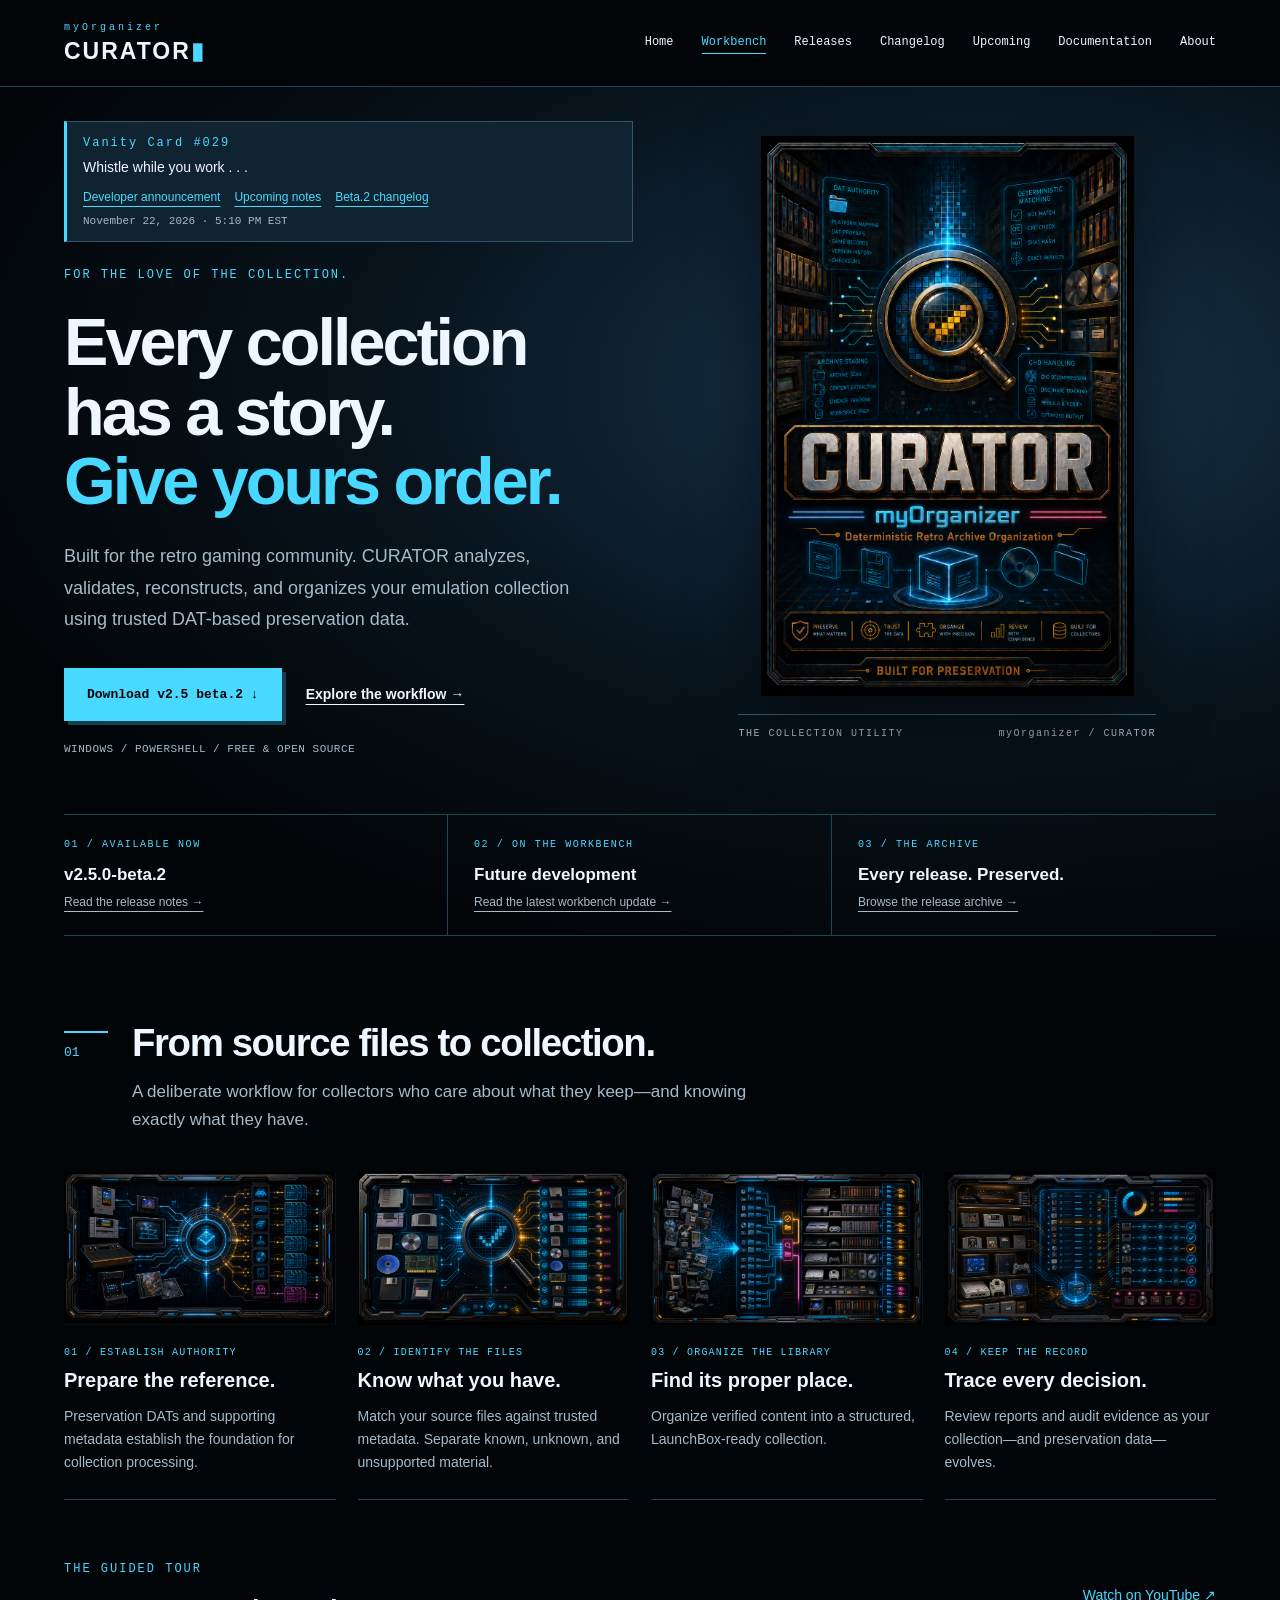
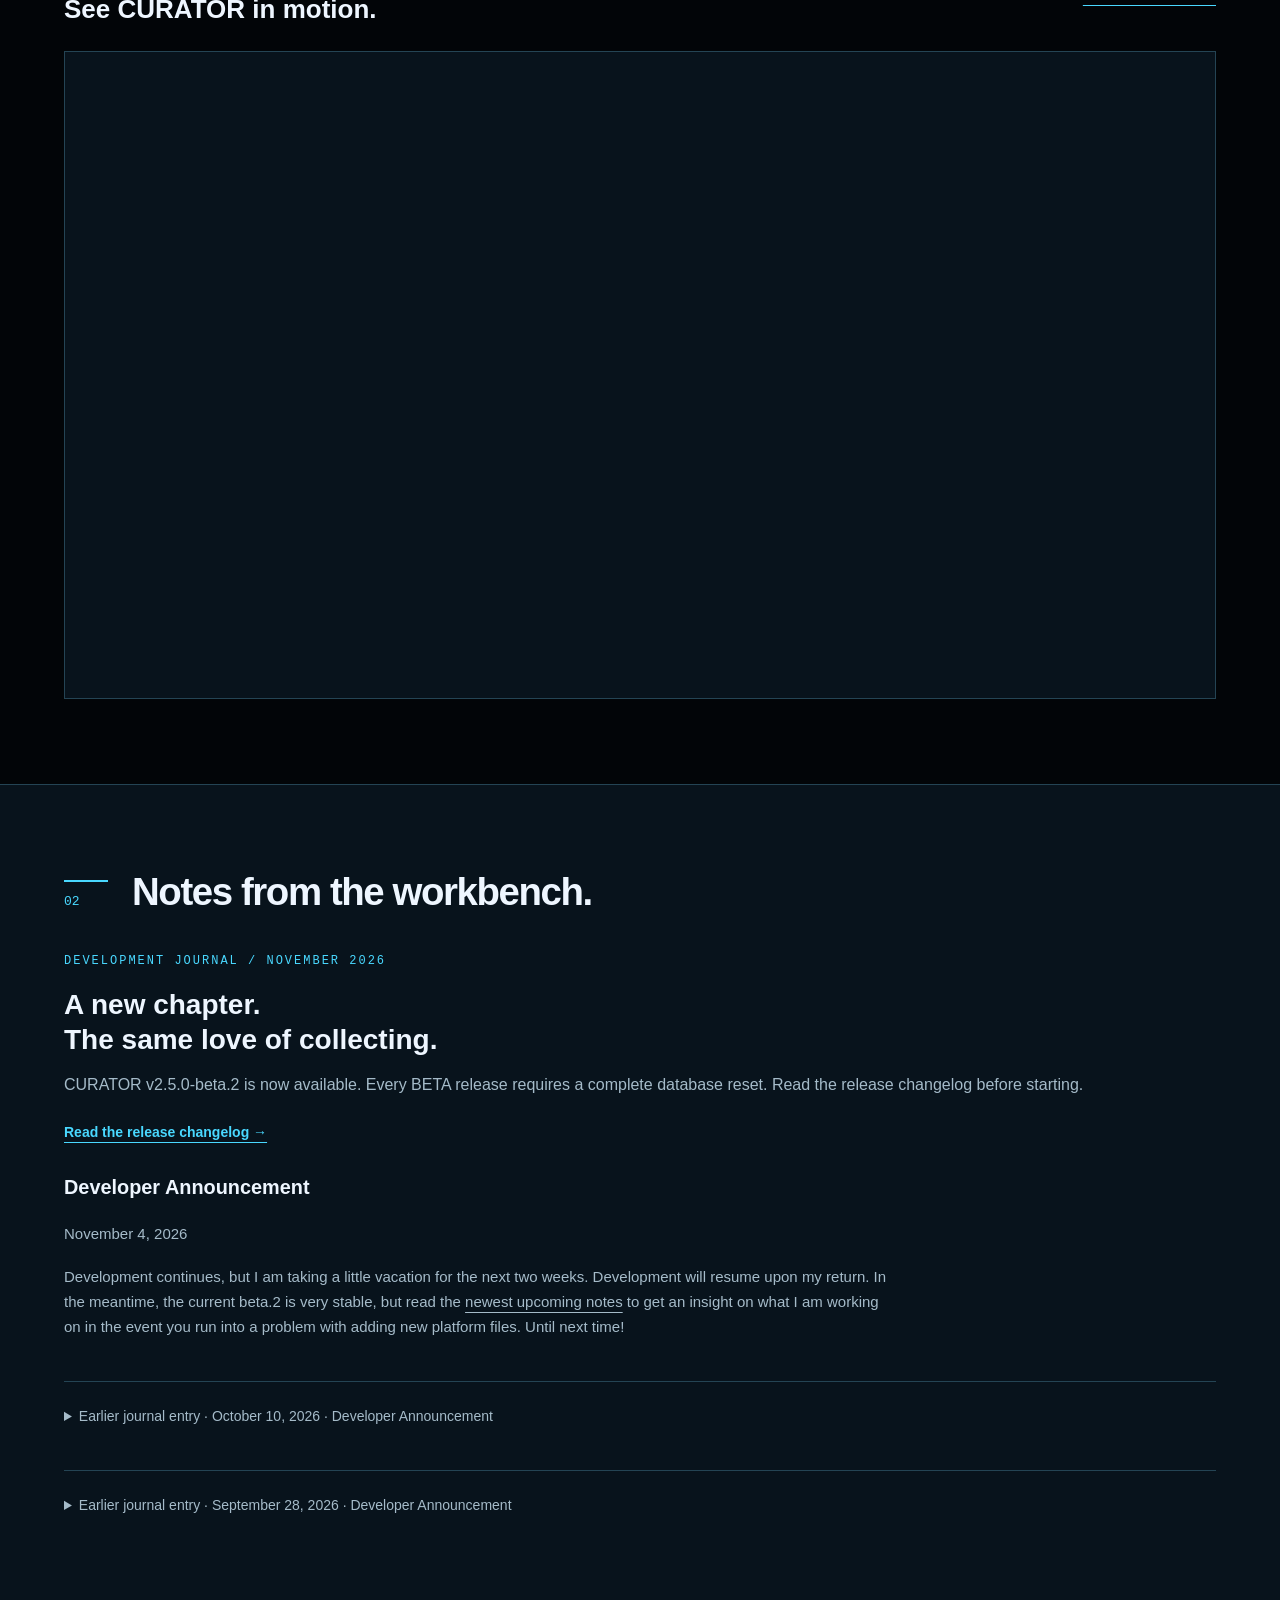
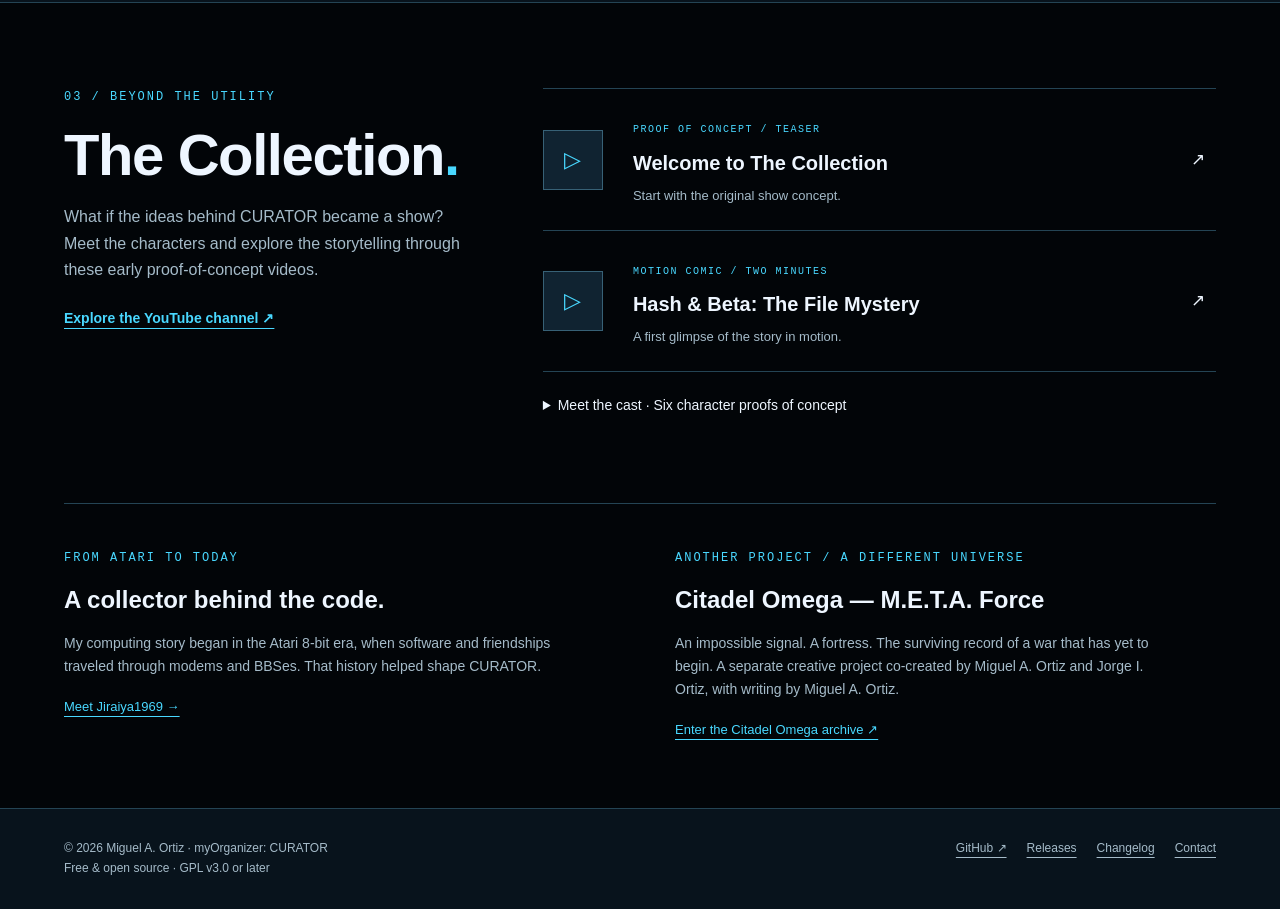
<file: index.html>
<!DOCTYPE html>
<html lang="en">
<head>

    <meta charset="UTF-8">
    <meta name="viewport" content="width=device-width, initial-scale=1.0">

    <title>myOrganizer: CURATOR</title>

    <meta name="description"
        content="CURATOR v2 is a major SQLite-backed architectural overhaul for analyzing, validating, reconstructing, and organizing emulation collections using DAT-based authority data.">
    <link rel="canonical" href="https://myorganizerhq.com/">
    <link rel="icon" type="image/png" href="/favicon.png">

    <script type="application/ld+json">
    {
      "@context": "https://schema.org",
      "@type": "SoftwareApplication",
      "name": "myOrganizer: CURATOR",
      "softwareVersion": "2.5.0-beta.2",
      "applicationCategory": "UtilityApplication",
      "operatingSystem": "Windows",
      "description": "CURATOR v2 is a major SQLite-backed architectural overhaul for analyzing, validating, reconstructing, and organizing emulation collections using DAT-based authority data.",
      "url": "https://myorganizerhq.com/",
      "downloadUrl": "https://github.com/Jiraiya1969/myOrganizer-CURATOR/releases/download/v2.5.0-beta.2/CURATOR_v2.5.0-beta.2.zip",
      "releaseNotes": "https://myorganizerhq.com/changelog",
      "license": "https://github.com/Jiraiya1969/myOrganizer-CURATOR/blob/main/LICENSE",
      "copyrightYear": 2026,
      "copyrightHolder": {
        "@type": "Person",
        "name": "Miguel A. Ortiz"
      },
      "publisher": {
        "@type": "Organization",
        "name": "myOrganizer",
        "url": "https://myorganizerhq.com/"
      }
    }
    </script>




<link rel="stylesheet" href="/site.css?v=vanity-hero-1">
</head>
<body><a class="skip" href="#main">Skip to content</a>
<header><div class="wrap header"><a class="brand" href="/"><small>myOrganizer</small>CURATOR<span class="brand-cursor" aria-hidden="true">▮</span></a><nav aria-label="Main navigation"><a href="/">Home</a><a class="workbench-nav" href="/#development">Workbench</a><a href="/releases">Releases</a><a href="/changelog">Changelog</a><a href="/upcoming">Upcoming</a><a href="/documentation/">Documentation</a><a href="/about">About</a></nav></div></header>
<main id="main">
<section class="hero"><div class="wrap hero-grid"><div class="hero-copy">
<aside class="vanity-card" id="vanity-card" aria-label="Vanity card number 29">
                <span class="vanity-card-label">Vanity Card #029</span>
                Whistle while you work . . .&#32;
                <div class="vanity-actions"><a class="vanity-card-link" href="#development">Developer announcement</a>
                <a class="vanity-card-link" href="/upcoming">Upcoming notes</a>
                <a class="vanity-card-link" href="/changelog#v2-5-0-beta-2">Beta.2 changelog</a></div>
                <time class="vanity-card-time" datetime="2026-11-22T17:10:03-05:00">
                    November 22, 2026 · 5:10 PM EST
                </time>
            </aside>
<div class="eyebrow">For the love of the collection.</div><h1>Every collection<br>has a story.<br><span>Give yours order.</span></h1><p>Built for the retro gaming community. CURATOR analyzes, validates, reconstructs, and organizes your emulation collection using trusted DAT-based preservation data.</p><div class="actions"><a class="button" href="/releases">Download v2.5 beta.2 ↓</a><a class="text-link" href="#workflow">Explore the workflow →</a></div><p class="meta">WINDOWS / POWERSHELL / FREE &amp; OPEN SOURCE</p></div><figure class="art"><img src="/assets/images/branding/CURATOR_packaging_cover_concept_v2.png" alt="Approved CURATOR retro collection packaging artwork"><figcaption><span>THE COLLECTION UTILITY</span><span>myOrganizer / CURATOR</span></figcaption></figure></div>
<div class="wrap shelf"><div><span class="status">01 / AVAILABLE NOW</span><strong>v2.5.0-beta.2</strong><a href="/changelog#v2-5-0-beta-2">Read the release notes →</a></div><div><span class="status">02 / ON THE WORKBENCH</span><strong>Future development</strong><a href="#development">Read the latest workbench update →</a></div><div><span class="status">03 / THE ARCHIVE</span><strong>Every release. Preserved.</strong><a href="/releases">Browse the release archive →</a></div></div></section>
<section class="wrap chapter" id="workflow"><div class="chapter-heading"><span class="number">01</span><div><h2>From source files to collection.</h2><p>A deliberate workflow for collectors who care about what they keep—and knowing exactly what they have.</p></div></div><div class="workflow"><article><img src="/assets/images/workflow/01_retro_authority_preparation.png" alt="Prepare the reference." loading="lazy"><div class="eyebrow">01 / Establish authority</div><h3>Prepare the reference.</h3><p>Preservation DATs and supporting metadata establish the foundation for collection processing.</p></article><article><img src="/assets/images/workflow/02_retro_deterministic_matching.png" alt="Know what you have." loading="lazy"><div class="eyebrow">02 / Identify the files</div><h3>Know what you have.</h3><p>Match your source files against trusted metadata. Separate known, unknown, and unsupported material.</p></article><article><img src="/assets/images/workflow/03_retro_launchbox_organization.png" alt="Find its proper place." loading="lazy"><div class="eyebrow">03 / Organize the library</div><h3>Find its proper place.</h3><p>Organize verified content into a structured, LaunchBox-ready collection.</p></article><article><img src="/assets/images/workflow/04_retro_reporting_reconciliation.png" alt="Trace every decision." loading="lazy"><div class="eyebrow">04 / Keep the record</div><h3>Trace every decision.</h3><p>Review reports and audit evidence as your collection—and preservation data—evolves.</p></article></div><section class="overview-video" aria-labelledby="overview-title"><div class="overview"><div><div class="eyebrow">The guided tour</div><h3 id="overview-title">See CURATOR in motion.</h3></div><a href="https://youtu.be/cZpdKRbLx6E">Watch on YouTube ↗</a></div><div class="video-frame"><iframe src="https://www.youtube-nocookie.com/embed/cZpdKRbLx6E?rel=0" title="CURATOR overview video" loading="lazy" referrerpolicy="strict-origin-when-cross-origin" allow="accelerometer; autoplay; clipboard-write; encrypted-media; gyroscope; picture-in-picture; web-share" allowfullscreen></iframe></div></section></section>
<section class="development" id="development"><div class="wrap chapter"><div class="chapter-heading"><span class="number">02</span><div><h2>Notes from the workbench.</h2></div></div><div class="dev-copy"><div class="eyebrow">Development journal / November 2026</div><h3>A new chapter.<br>The same love of collecting.</h3><p>CURATOR v2.5.0-beta.2 is now available. Every BETA release requires a complete database reset. Read the release changelog before starting.</p><a class="text-link" href="/changelog#v2-5-0-beta-2">Read the release changelog →</a></div><section class="announcement" id="developer-announcement" aria-labelledby="developer-announcement-title">
        <h3 id="developer-announcement-title">Developer Announcement</h3>
        <p><time datetime="2026-11-04">November 4, 2026</time></p>
        <p>Development continues, but I am taking a little vacation for the next two weeks.  Development will resume upon my return.  In the meantime, the current beta.2 is very stable, but read the <a href="/upcoming">newest upcoming notes</a> to get an insight on what I am working on in the event you run into a problem with adding new platform files.  Until next time!</p>
    </section><details class="journal"><summary>Earlier journal entry · October 10, 2026 · Developer Announcement</summary><section class="announcement" id="developer-announcement-2026-10-10" aria-labelledby="developer-announcement-title-2026-10-10">
        <h3 id="developer-announcement-title-2026-10-10">Developer Announcement</h3>
        <p><time datetime="2026-10-10">October 10, 2026</time></p>
        <p>CURATOR v2.5.0-beta.1 is the most stable version to date.</p>
        <p>I realized that the new direction is going to require a major breakdown of the code and a rebuild of a lot of the logic dealing with the database.</p>
        <p>There will not be any forthcoming release any time soon. I apologize in advance for the wait.</p>
    </section></details><details class="journal"><summary>Earlier journal entry · September 28, 2026 · Developer Announcement</summary><section class="announcement" id="developer-announcement-2026-09-28" aria-labelledby="developer-announcement-title-2026-09-28">
        <h3 id="developer-announcement-title-2026-09-28">Developer Announcement</h3>
        <p><time datetime="2026-09-28">September 28, 2026</time></p>

        <p>With myOrganizer: CURATOR v2.0.0-beta6, we have reached the end of this branch.</p>

        <p>While this is still a work in progress, I have validated many Atari and SEGA sets and the application does a fairly accurate job.  There is still a lot of validation to do, but as this is a personal project, it should be more than obvious that I am working with what I personally want for my collection.  Of course, I welcome anyone who wants to personalize the application for their own desires to do so, by simply starting their own branch and providing source acknowledgement to me.</p>

        <p>This for me is a good enough release to hold anyone over for now.  The next branch, v2.5.xx is going to be a major restructuring of the application in many ways.  The ulimate end goal is a single application script rather than the multi-stage method I am using right now.  Remember, I'm not a professional programmer.  I have dabled and this is my very first foray into even using AI as a development tool.  I broke the application into stages to help me manage the development in my own way.  I am absolutely certain that there are very many amazing coders that can do a better job than me.  I just want to learn, at my age (57) how AI will be a part of my reality in the workspace I am a part of (Cloud Management/IT). I have not taken any courses at all.  I simply dived in.  If you view my site, you can find links to other things I have done while working on this application.  In the beginning I spent a great many hours learning to even get the AI to stay within constraints; heck, I had to learn about constraints the hard way!  But, overall, this has been both a frustrating and a very enlightening experience.  I highly recommend trying it!</p>

        <p>That being said, this next phase is going to see very few and limited beta releases.  I will more than likely break the application with my next approach and that will definitely teach me a lot of new lessons.  And I love learning, so it is not a bad thing.</p>

        <p>So, for now.  Stay tuned.  Hopefully not too much time will pass for the very first v2.5.x release.</p>

        <p>Happy gaming!</p>
    </section></details></div></section>
<section class="wrap chapter" id="the-collection"><div class="collection"><div class="collection-intro"><div class="eyebrow">03 / Beyond the utility</div><h2>The Collection<span style="color:var(--cyan)">.</span></h2><p>What if the ideas behind CURATOR became a show? Meet the characters and explore the storytelling through these early proof-of-concept videos.</p><a class="text-link" href="https://www.youtube.com/@myOrganizerCURATOR">Explore the YouTube channel ↗</a></div><div><a class="video-feature" href="https://www.youtube.com/watch?v=Tr6Ki_pprvA"><span class="play" aria-hidden="true">▷</span><div><small>PROOF OF CONCEPT / TEASER</small><h3>Welcome to The Collection</h3><p>Start with the original show concept.</p></div><span aria-hidden="true">↗</span></a><a class="video-feature" href="https://www.youtube.com/watch?v=1bpcUV0gxT8"><span class="play" aria-hidden="true">▷</span><div><small>MOTION COMIC / TWO MINUTES</small><h3>Hash &amp; Beta: The File Mystery</h3><p>A first glimpse of the story in motion.</p></div><span aria-hidden="true">↗</span></a><details class="characters"><summary>Meet the cast · Six character proofs of concept</summary><ul>
                    <li><a href="https://www.youtube.com/watch?v=HXSfLDpLU4Q">The Curator: The Keeper</a></li>
                    <li><a href="https://www.youtube.com/watch?v=5j9pCTBbxyM">Mia: The Guide</a></li>
                    <li><a href="https://www.youtube.com/watch?v=RdrDELHbTPc">Manny Fest: The Archivist</a></li>
                    <li><a href="https://www.youtube.com/watch?v=NV3khmJjt4Y">Hash: The Investigator</a></li>
                    <li><a href="https://www.youtube.com/watch?v=J85RUupwjfQ">Patch: The Mechanic</a></li>
                    <li><a href="https://www.youtube.com/watch?v=i6l_RyuBm0Y">Beta: The Glitch</a></li>
                </ul></details></div></div></section>
<section class="wrap personal"><div><div class="eyebrow">From Atari to today</div><h3>A collector behind the code.</h3><p>My computing story began in the Atari 8-bit era, when software and friendships traveled through modems and BBSes. That history helped shape CURATOR.</p><a href="/about">Meet Jiraiya1969 →</a></div><div id="other-projects"><div class="eyebrow">Another project / A different universe</div><h3>Citadel Omega — M.E.T.A. Force</h3><p>An impossible signal. A fortress. The surviving record of a war that has yet to begin. A separate creative project co-created by Miguel A. Ortiz and Jorge I. Ortiz, with writing by Miguel A. Ortiz.</p><a href="https://citadelomega.com/">Enter the Citadel Omega archive ↗</a></div></section></main>
<footer><div class="wrap footer"><div>© 2026 Miguel A. Ortiz · myOrganizer: CURATOR<br>Free &amp; open source · GPL v3.0 or later</div><div class="footer-links"><a href="https://github.com/Jiraiya1969/myOrganizer-CURATOR">GitHub ↗</a><a href="/releases">Releases</a><a href="/changelog">Changelog</a><a href="mailto:contact@myorganizerhq.com">Contact</a></div></div></footer><script>
function revealLinkedEntry() {
  const target = document.getElementById(decodeURIComponent(location.hash.slice(1)));
  if (!target) return;
  let parent = target.parentElement;
  while (parent) { if (parent.tagName === 'DETAILS') parent.open = true; parent = parent.parentElement; }
}
window.addEventListener('hashchange', revealLinkedEntry);
revealLinkedEntry();
</script></body></html>
</file>
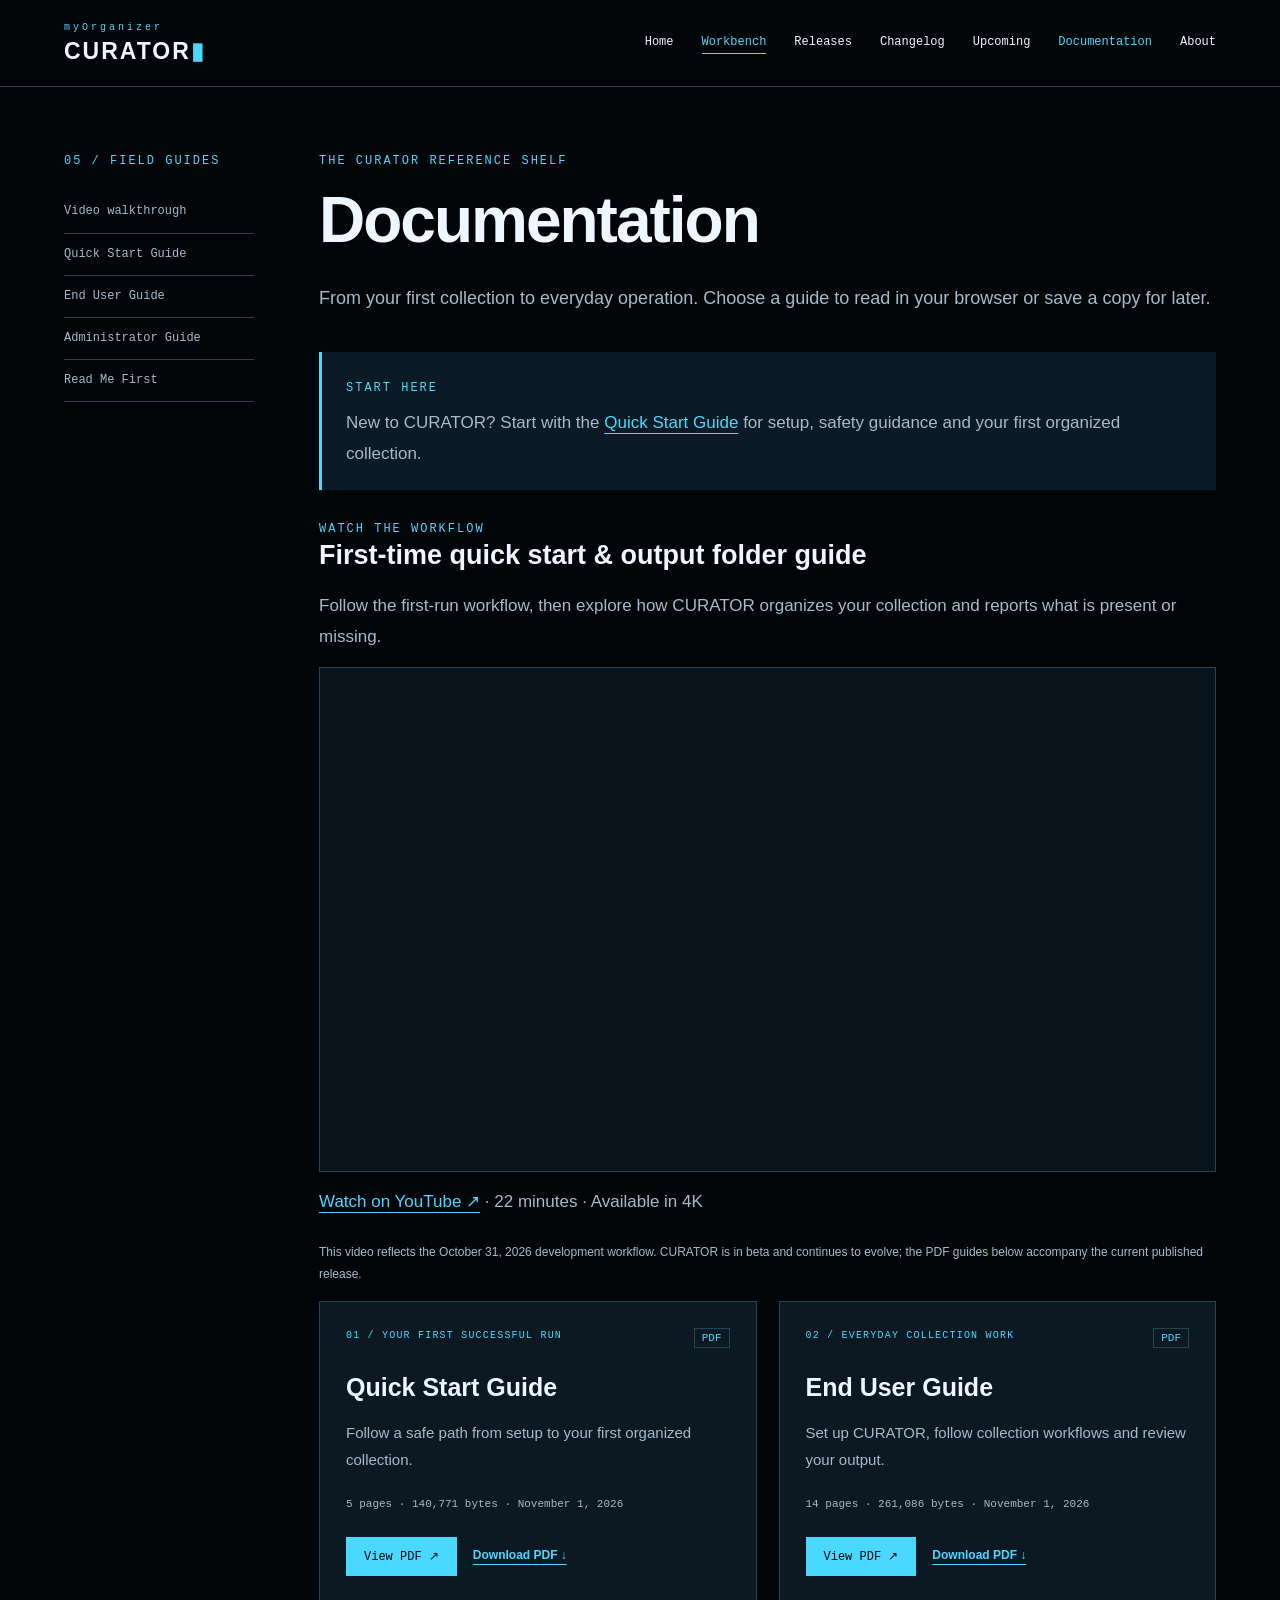
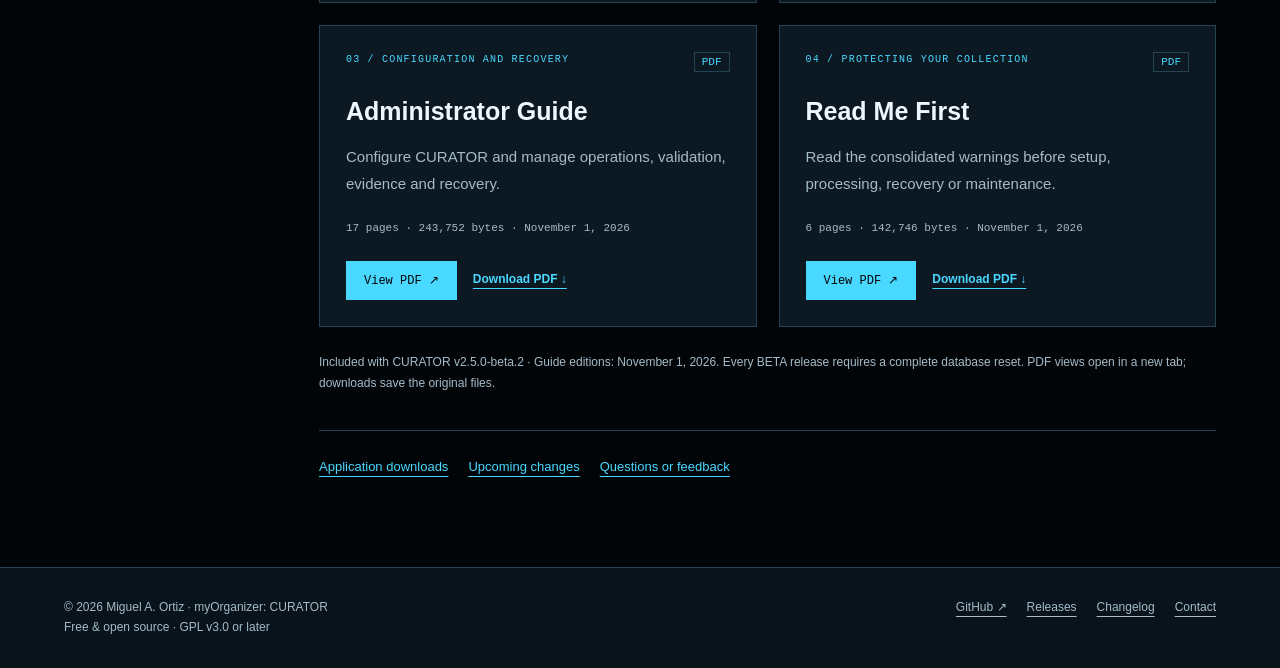
<file: documentation/index.html>
<!DOCTYPE html>
<html lang="en"><head><meta charset="UTF-8"><meta name="viewport" content="width=device-width, initial-scale=1.0"><title>CURATOR Documentation — Video & PDF Guides</title><meta name="description" content="Watch the CURATOR first-time quick-start video and view or download the Quick Start, End User, Administrator and Read Me First PDF guides."><link rel="canonical" href="https://myorganizerhq.com/documentation/"><link rel="icon" type="image/png" href="/favicon.png"><link rel="stylesheet" href="/site.css?v=documentation-1"></head><body><a class="skip" href="#main">Skip to content</a><header><div class="wrap header"><a class="brand" href="/"><small>myOrganizer</small>CURATOR<span class="brand-cursor" aria-hidden="true">▮</span></a><nav aria-label="Main navigation"><a href="/">Home</a><a class="workbench-nav" href="/#development">Workbench</a><a href="/releases">Releases</a><a href="/changelog">Changelog</a><a href="/upcoming">Upcoming</a><a href="/documentation/" aria-current="page">Documentation</a><a href="/about">About</a></nav></div></header><div class="wrap page-shell"><aside class="side-index"><div class="eyebrow">05 / Field guides</div><a href="#video-guide">Video walkthrough</a><a href="#quick-start">Quick Start Guide</a><a href="#end-user">End User Guide</a><a href="#administrator">Administrator Guide</a><a href="#read-me-first">Read Me First</a></aside><main class="inner-page documentation-page" id="main"><div class="eyebrow">The CURATOR reference shelf</div><h1>Documentation</h1><p class="intro">From your first collection to everyday operation. Choose a guide to read in your browser or save a copy for later.</p><div class="guide-start"><span class="eyebrow">Start here</span><p>New to CURATOR? Start with the <a href="#quick-start">Quick Start Guide</a> for setup, safety guidance and your first organized collection.</p></div><section id="video-guide" aria-labelledby="video-guide-title"><div class="eyebrow">Watch the workflow</div><h2 id="video-guide-title">First-time quick start &amp; output folder guide</h2><p>Follow the first-run workflow, then explore how CURATOR organizes your collection and reports what is present or missing.</p><div class="video-frame"><iframe src="https://www.youtube-nocookie.com/embed/fiA_dmIdXps" title="CURATOR — First-Time Quick Start &amp; Output Folder Guide" loading="lazy" referrerpolicy="strict-origin-when-cross-origin" allow="accelerometer; autoplay; clipboard-write; encrypted-media; gyroscope; picture-in-picture; web-share" allowfullscreen></iframe></div><p><a href="https://www.youtube.com/watch?v=fiA_dmIdXps" target="_blank" rel="noopener">Watch on YouTube ↗</a> · 22 minutes · Available in 4K</p><p class="guide-edition">This video reflects the October 31, 2026 development workflow. CURATOR is in beta and continues to evolve; the PDF guides below accompany the current published release.</p></section><div class="guide-grid"><article class="guide-card" id="quick-start" aria-labelledby="quick-start-title"><div class="guide-top"><span class="eyebrow">01 / Your first successful run</span><span class="guide-format">PDF</span></div><h2 id="quick-start-title">Quick Start Guide</h2><p>Follow a safe path from setup to your first organized collection.</p><div class="guide-meta">5 pages · 140,771 bytes · <time datetime="2026-11-01">November 1, 2026</time></div><div class="actions"><a class="download-button" href="/documentation/CURATOR_Quick_Start_Guide_2026-11-01_v2.5.0-beta.2.pdf" target="_blank" rel="noopener" aria-label="View Quick Start Guide PDF (opens in a new tab)">View PDF ↗</a><a class="text-link" href="/documentation/CURATOR_Quick_Start_Guide_2026-11-01_v2.5.0-beta.2.pdf" download aria-label="Download Quick Start Guide PDF">Download PDF ↓</a></div></article><article class="guide-card" id="end-user" aria-labelledby="end-user-title"><div class="guide-top"><span class="eyebrow">02 / Everyday collection work</span><span class="guide-format">PDF</span></div><h2 id="end-user-title">End User Guide</h2><p>Set up CURATOR, follow collection workflows and review your output.</p><div class="guide-meta">14 pages · 261,086 bytes · <time datetime="2026-11-01">November 1, 2026</time></div><div class="actions"><a class="download-button" href="/documentation/CURATOR_End_User_Manual_Operator_2026-11-01_v2.5.0-beta.2.pdf" target="_blank" rel="noopener" aria-label="View End User Guide PDF (opens in a new tab)">View PDF ↗</a><a class="text-link" href="/documentation/CURATOR_End_User_Manual_Operator_2026-11-01_v2.5.0-beta.2.pdf" download aria-label="Download End User Guide PDF">Download PDF ↓</a></div></article><article class="guide-card" id="administrator" aria-labelledby="administrator-title"><div class="guide-top"><span class="eyebrow">03 / Configuration and recovery</span><span class="guide-format">PDF</span></div><h2 id="administrator-title">Administrator Guide</h2><p>Configure CURATOR and manage operations, validation, evidence and recovery.</p><div class="guide-meta">17 pages · 243,752 bytes · <time datetime="2026-11-01">November 1, 2026</time></div><div class="actions"><a class="download-button" href="/documentation/CURATOR_Admin_Guide_Operator_2026-11-01_v2.5.0-beta.2.pdf" target="_blank" rel="noopener" aria-label="View Administrator Guide PDF (opens in a new tab)">View PDF ↗</a><a class="text-link" href="/documentation/CURATOR_Admin_Guide_Operator_2026-11-01_v2.5.0-beta.2.pdf" download aria-label="Download Administrator Guide PDF">Download PDF ↓</a></div></article><article class="guide-card" id="read-me-first" aria-labelledby="read-me-first-title"><div class="guide-top"><span class="eyebrow">04 / Protecting your collection</span><span class="guide-format">PDF</span></div><h2 id="read-me-first-title">Read Me First</h2><p>Read the consolidated warnings before setup, processing, recovery or maintenance.</p><div class="guide-meta">6 pages · 142,746 bytes · <time datetime="2026-11-01">November 1, 2026</time></div><div class="actions"><a class="download-button" href="/documentation/CURATOR_Read_Me_First_2026-11-01_v2.5.0-beta.2.pdf" target="_blank" rel="noopener" aria-label="View Read Me First PDF (opens in a new tab)">View PDF ↗</a><a class="text-link" href="/documentation/CURATOR_Read_Me_First_2026-11-01_v2.5.0-beta.2.pdf" download aria-label="Download Read Me First PDF">Download PDF ↓</a></div></article></div><p class="guide-edition">Included with CURATOR v2.5.0-beta.2 · Guide editions: November 1, 2026. Every BETA release requires a complete database reset. PDF views open in a new tab; downloads save the original files.</p><div class="links"><a href="/releases">Application downloads</a><a href="/upcoming">Upcoming changes</a><a href="mailto:contact@myorganizerhq.com">Questions or feedback</a></div></main></div><footer><div class="wrap footer"><div>© 2026 Miguel A. Ortiz · myOrganizer: CURATOR<br>Free &amp; open source · GPL v3.0 or later</div><div class="footer-links"><a href="https://github.com/Jiraiya1969/myOrganizer-CURATOR">GitHub ↗</a><a href="/releases">Releases</a><a href="/changelog">Changelog</a><a href="mailto:contact@myorganizerhq.com">Contact</a></div></div></footer></body></html>
</file>
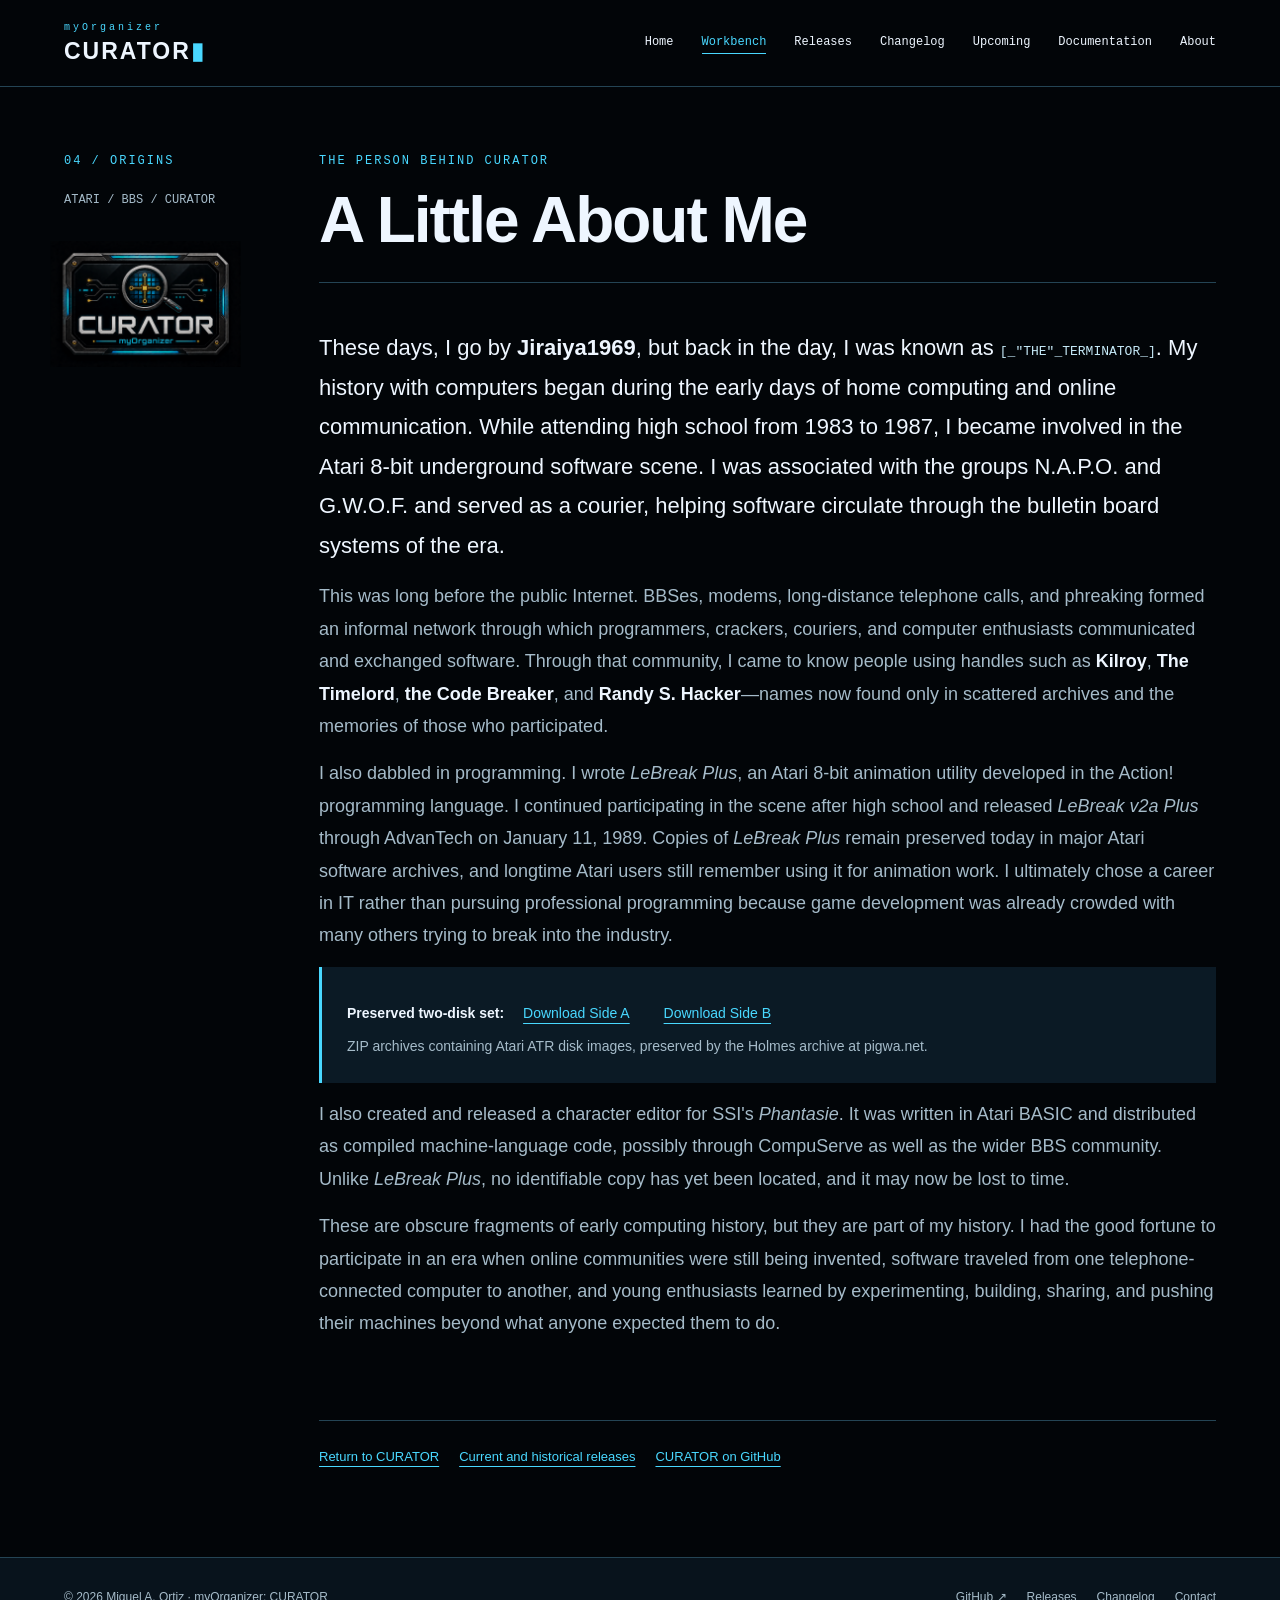
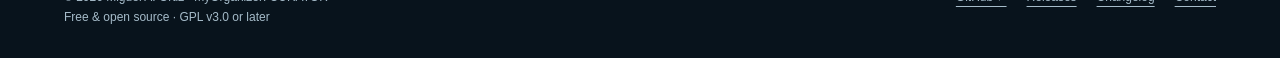
<file: about.html>
<!DOCTYPE html>
<html lang="en">
<head>
    <meta charset="UTF-8">
    <meta name="viewport" content="width=device-width, initial-scale=1.0">
    <title>A Little About Me — CURATOR</title>
    <meta name="description"
        content="Jiraiya1969 shares his history in the Atari 8-bit software scene, early bulletin board communities, and Atari programming.">
    <link rel="canonical" href="https://myorganizerhq.com/about">
    <link rel="icon" type="image/png" href="/favicon.png">


<link rel="stylesheet" href="/site.css?v=cursor-1">
</head>
<body><a class="skip" href="#main">Skip to content</a><header><div class="wrap header"><a class="brand" href="/"><small>myOrganizer</small>CURATOR<span class="brand-cursor" aria-hidden="true">▮</span></a><nav aria-label="Main navigation"><a href="/">Home</a><a class="workbench-nav" href="/#development">Workbench</a><a href="/releases">Releases</a><a href="/changelog">Changelog</a><a href="/upcoming">Upcoming</a><a href="/documentation/">Documentation</a><a href="/about">About</a></nav></div></header><div class="wrap page-shell"><aside class="side-index origins-index"><div class="eyebrow">04 / Origins</div><p>ATARI / BBS / CURATOR</p><img class="page-art" src="/assets/images/branding/CURATOR_official_logo_concept_v2_bordered_reflective.png" alt="CURATOR logo"></aside><main class="inner-page" id="main">
        <div class="eyebrow">The Person Behind CURATOR</div>
        <h1>A Little About Me</h1>

        <article class="story">
            <p>
                These days, I go by <span class="scene-handle">Jiraiya1969</span>, but back in the day,
                I was known as <code>[_&quot;THE&quot;_TERMINATOR_]</code>.
                My history with computers began during the early days of home computing and online communication.
                While attending high school from 1983 to 1987, I became involved in the Atari 8-bit underground
                software scene. I was associated with the groups N.A.P.O. and G.W.O.F. and served as a courier,
                helping software circulate through the bulletin board systems of the era.
            </p>

            <p>
                This was long before the public Internet. BBSes, modems, long-distance telephone calls, and phreaking
                formed an informal network through which programmers, crackers, couriers, and computer enthusiasts
                communicated and exchanged software. Through that community, I came to know people using handles such
                as <span class="scene-handle">Kilroy</span>, <span class="scene-handle">The Timelord</span>,
                <span class="scene-handle">the Code Breaker</span>, and
                <span class="scene-handle">Randy S. Hacker</span>—names now found only in scattered archives and the
                memories of those who participated.
            </p>

            <p>
                I also dabbled in programming. I wrote <em>LeBreak Plus</em>, an Atari 8-bit animation utility developed
                in the Action! programming language. I continued participating in the scene after high school and
                released <em>LeBreak v2a Plus</em> through AdvanTech on January 11, 1989. Copies of
                <em>LeBreak Plus</em> remain preserved today in major Atari software archives, and longtime Atari users
                still remember using it for animation work. I ultimately chose a career in IT rather than pursuing
                professional programming because game development was already crowded with many others trying to break
                into the industry.
            </p>

            <div class="archive-downloads" aria-label="LeBreak Plus 2a preserved disk-image downloads">
                <strong>Preserved two-disk set:</strong>
                <a href="https://ftp.pigwa.net/stuff/collections/RK-DVD/Atari%20800%20Images%20und%20Files/Spielesammlungen/Holmes%20Archive%20-%20komplett/Holmes%20Utils/Lebreak%20Plus%202a%20A.zip">Download Side A</a>
                <a href="https://ftp.pigwa.net/stuff/collections/RK-DVD/Atari%20800%20Images%20und%20Files/Spielesammlungen/Holmes%20Archive%20-%20komplett/Holmes%20Utils/Lebreak%20Plus%202a%20B.zip">Download Side B</a>
                <span>ZIP archives containing Atari ATR disk images, preserved by the Holmes archive at pigwa.net.</span>
            </div>

            <p>
                I also created and released a character editor for SSI's <em>Phantasie</em>. It was written in Atari
                BASIC and distributed as compiled machine-language code, possibly through CompuServe as well as the
                wider BBS community. Unlike <em>LeBreak Plus</em>, no identifiable copy has yet been located, and it
                may now be lost to time.
            </p>

            <p>
                These are obscure fragments of early computing history, but they are part of my history. I had the
                good fortune to participate in an era when online communities were still being invented, software
                traveled from one telephone-connected computer to another, and young enthusiasts learned by
                experimenting, building, sharing, and pushing their machines beyond what anyone expected them to do.
            </p>
        </article>

        <div class="links">
            <a href="/">Return to CURATOR</a>
            <a href="/releases">Current and historical releases</a>
            <a href="https://github.com/Jiraiya1969/myOrganizer-CURATOR">CURATOR on GitHub</a>
        </div>

    </main></div><footer><div class="wrap footer"><div>© 2026 Miguel A. Ortiz · myOrganizer: CURATOR<br>Free &amp; open source · GPL v3.0 or later</div><div class="footer-links"><a href="https://github.com/Jiraiya1969/myOrganizer-CURATOR">GitHub ↗</a><a href="/releases">Releases</a><a href="/changelog">Changelog</a><a href="mailto:contact@myorganizerhq.com">Contact</a></div></div></footer><script>
function revealLinkedEntry() {
  const target = document.getElementById(decodeURIComponent(location.hash.slice(1)));
  if (!target) return;
  let parent = target.parentElement;
  while (parent) { if (parent.tagName === 'DETAILS') parent.open = true; parent = parent.parentElement; }
}
window.addEventListener('hashchange', revealLinkedEntry);
revealLinkedEntry();
</script></body></html>
</file>
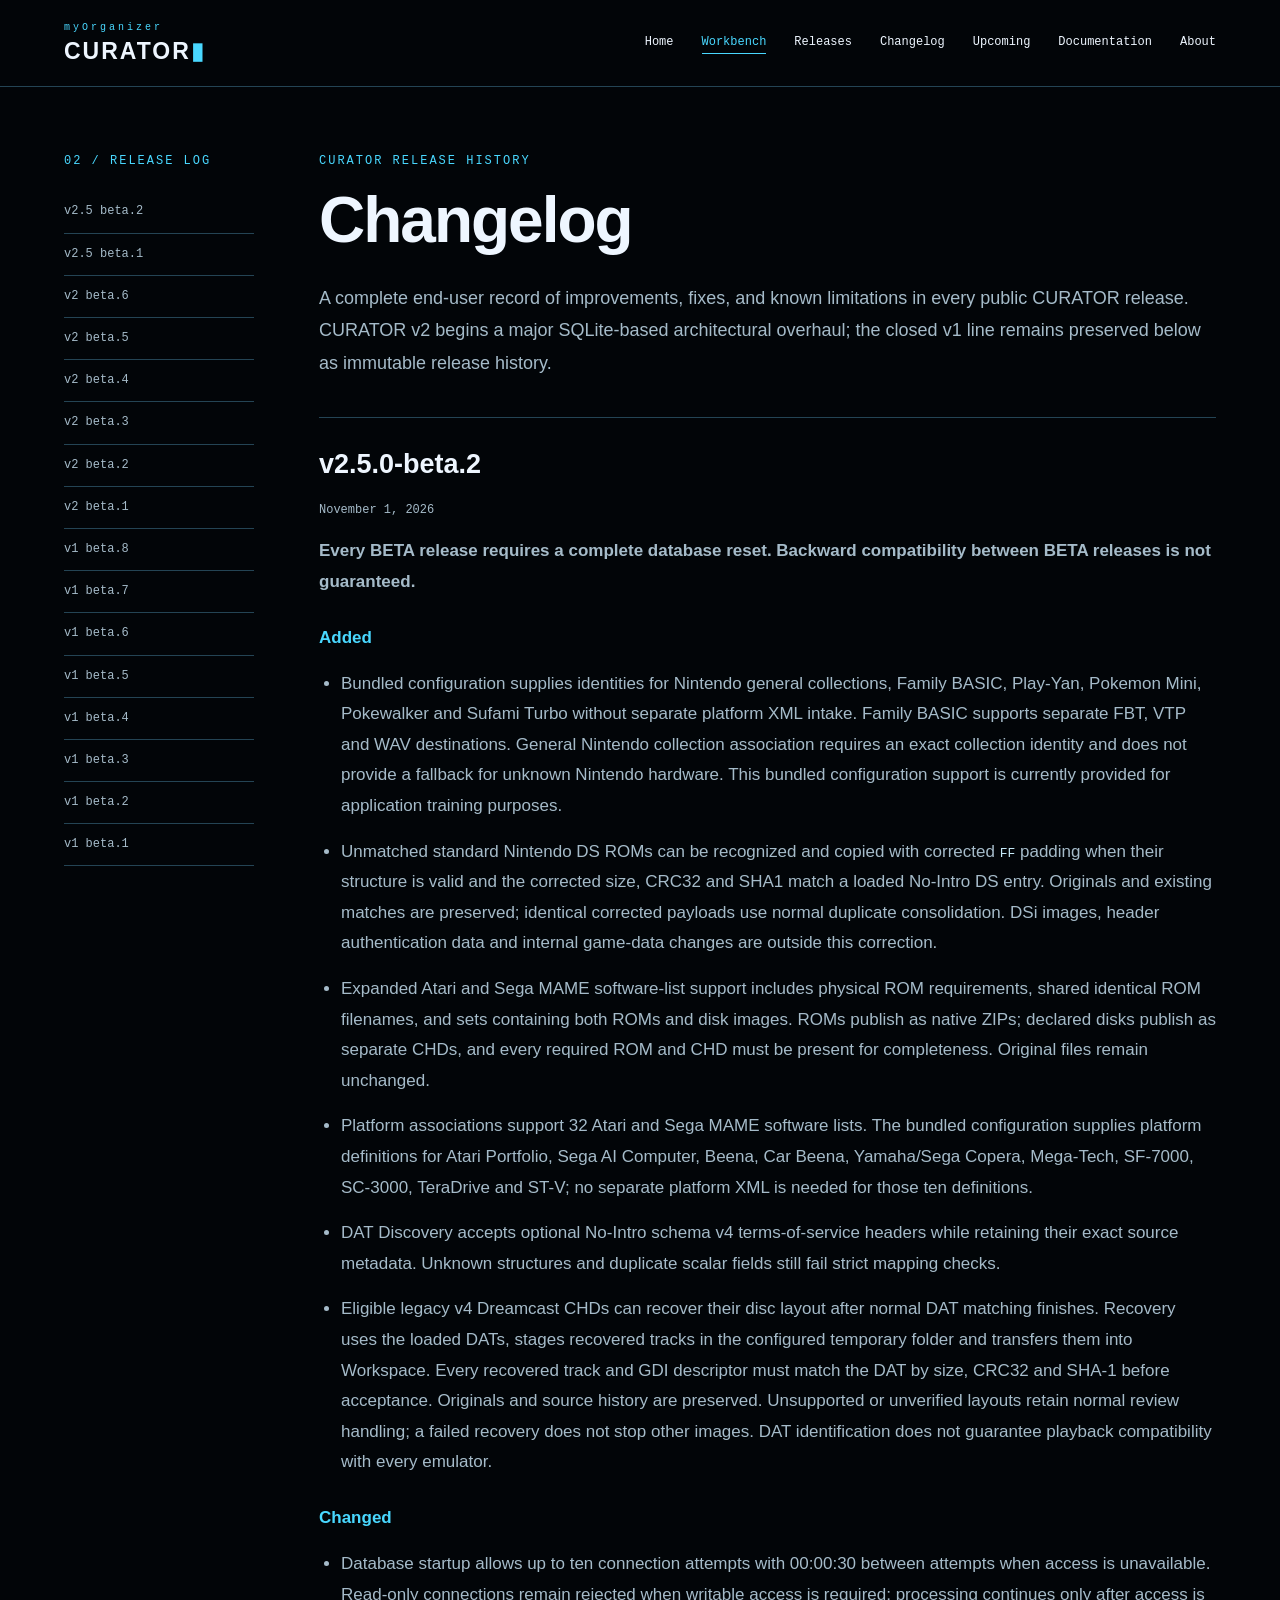
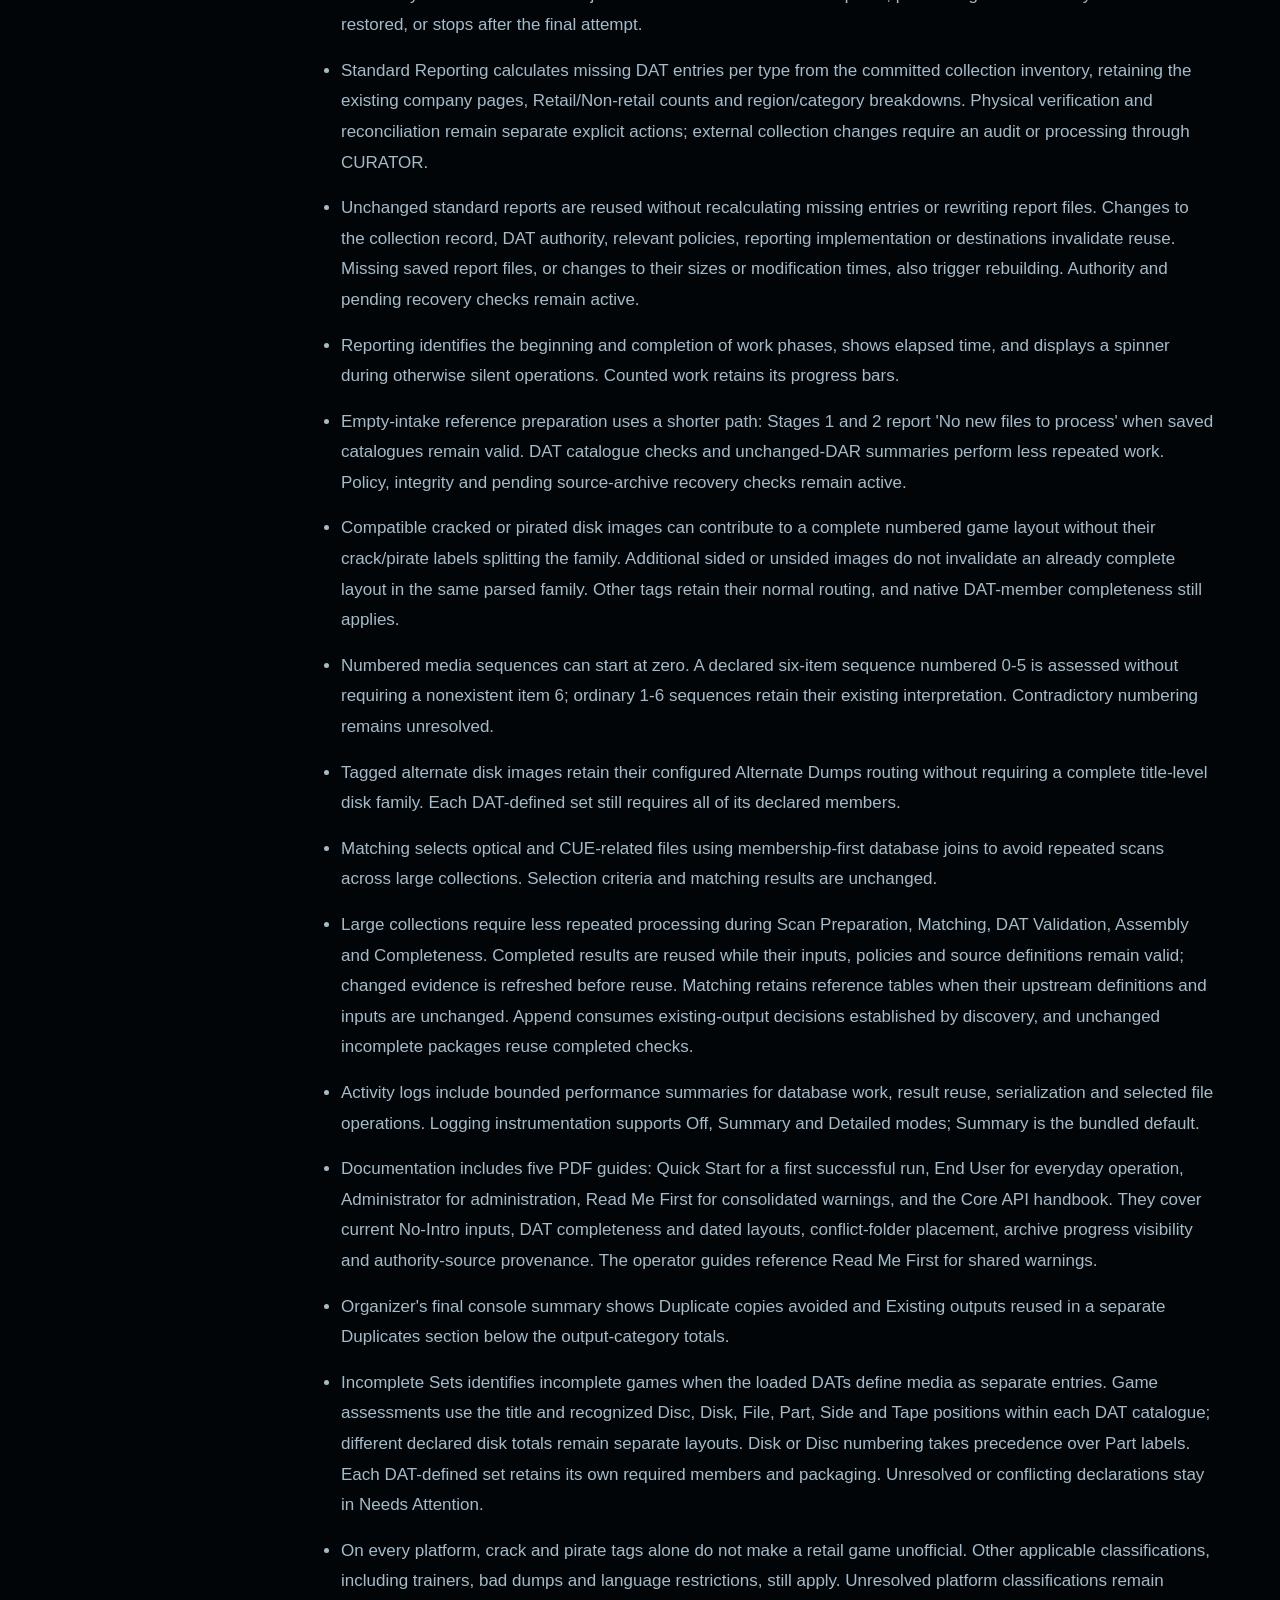
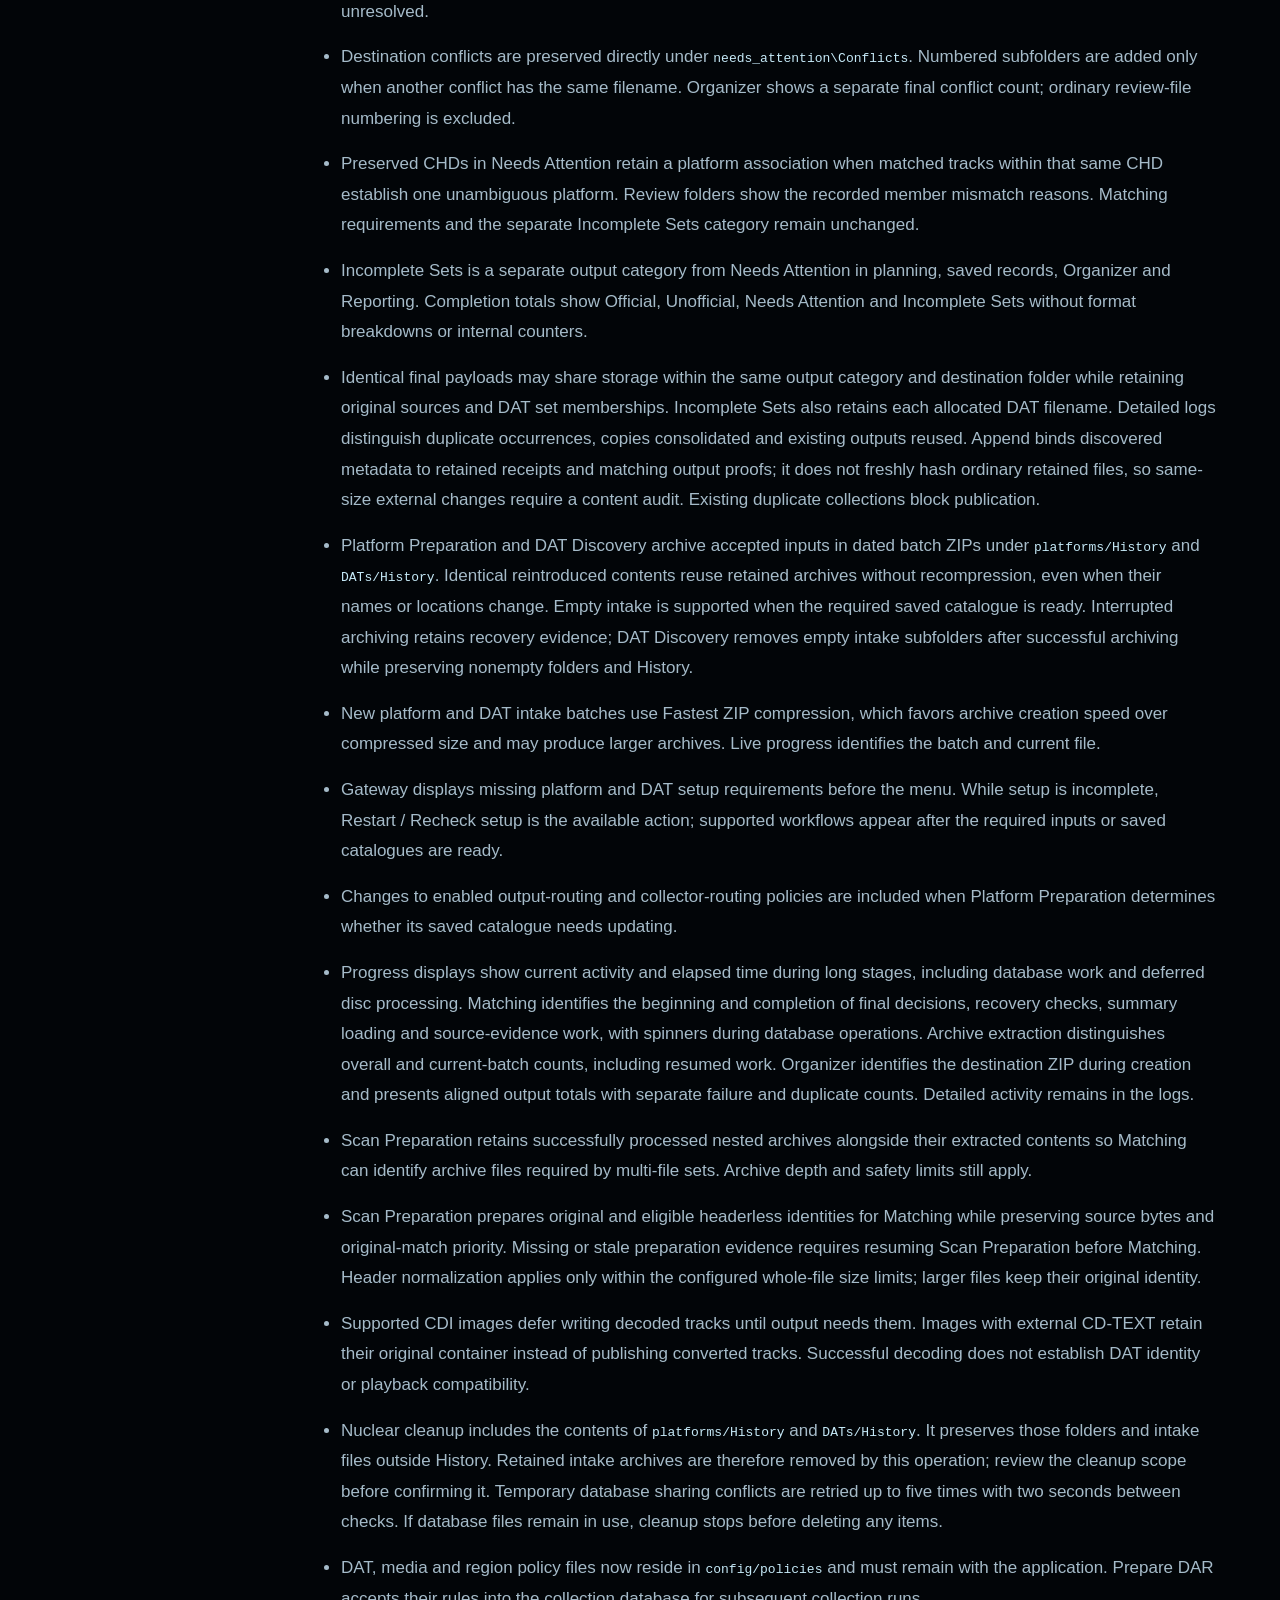
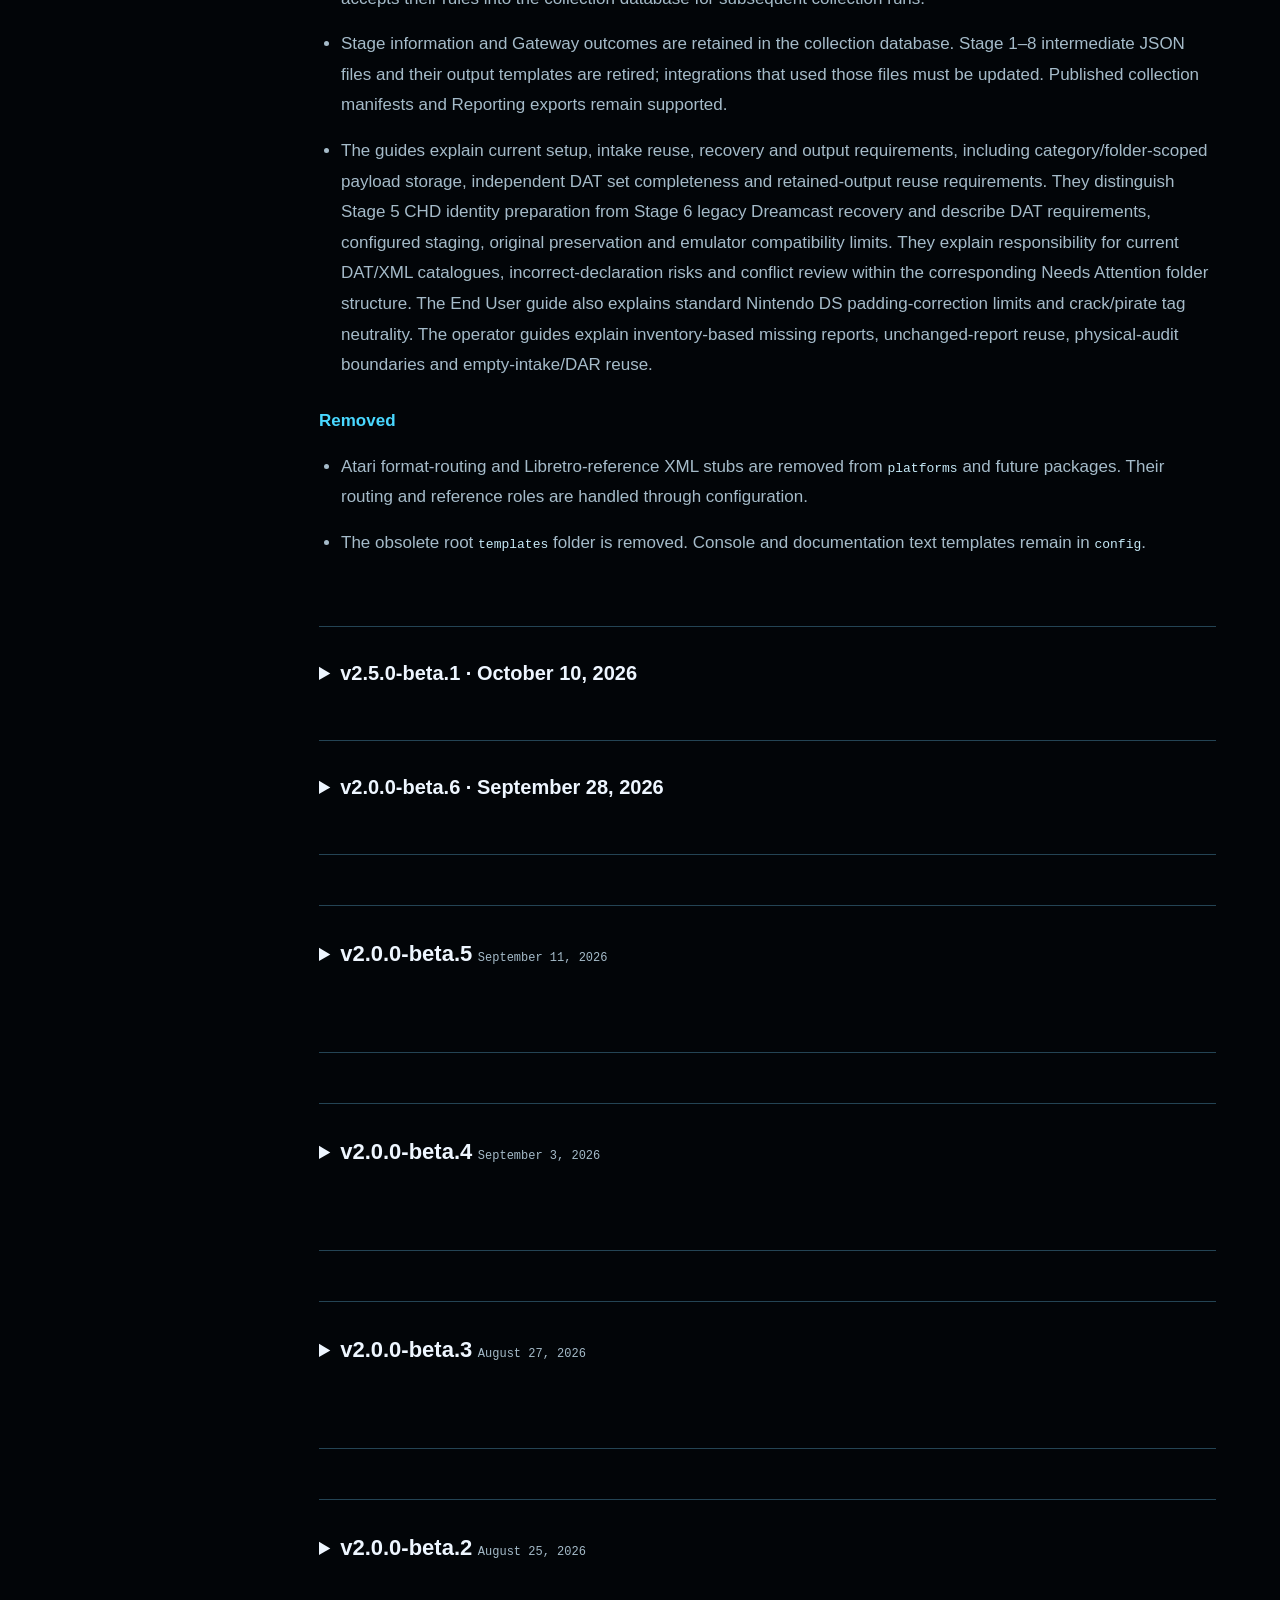
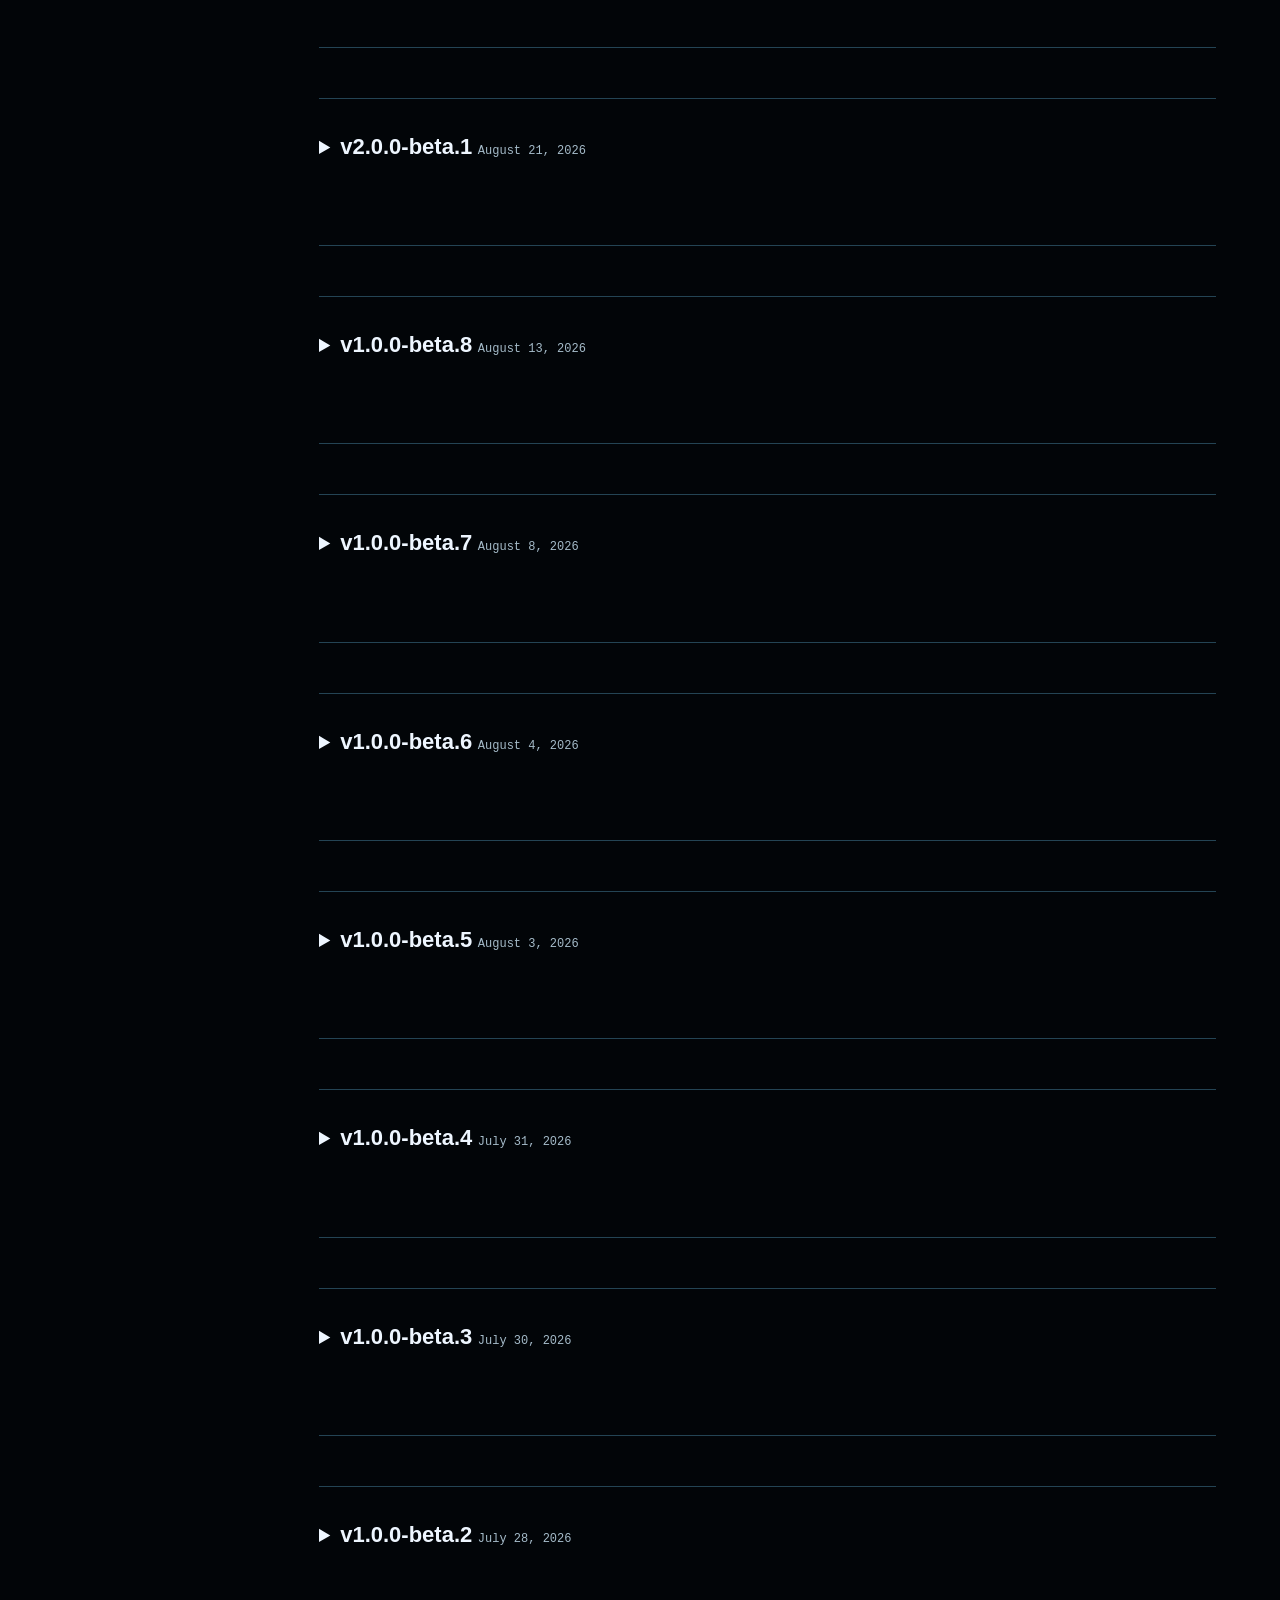
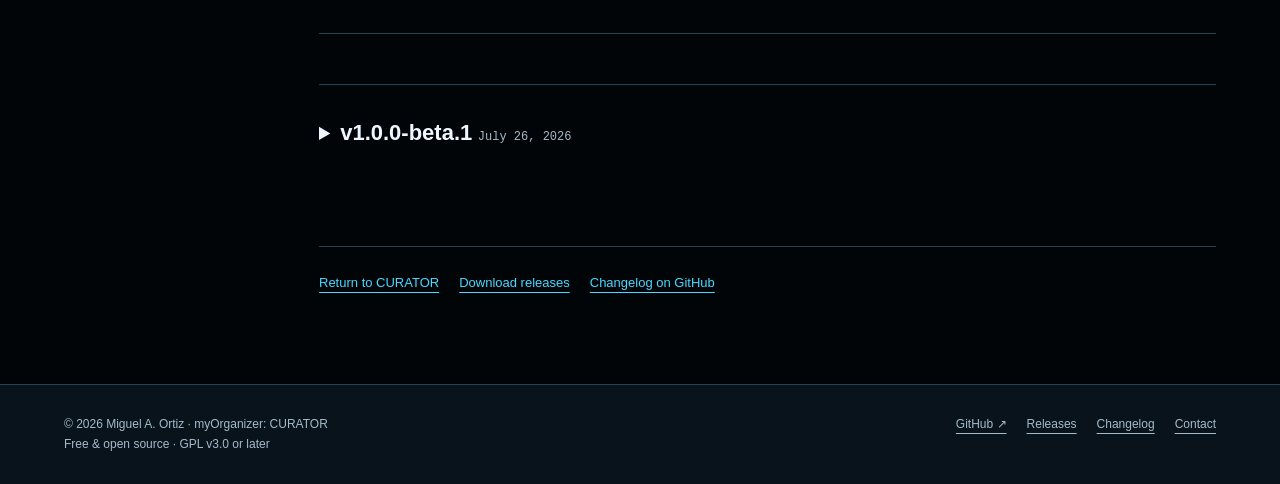
<file: changelog.html>
<!DOCTYPE html>
<html lang="en">
<head>
    <meta charset="UTF-8">
    <meta name="viewport" content="width=device-width, initial-scale=1.0">
    <title>CURATOR Changelog</title>
    <meta name="description"
        content="Review the improvements, fixes, and known limitations in every CURATOR release.">
    <link rel="canonical" href="https://myorganizerhq.com/changelog">
    <link rel="icon" type="image/png" href="/favicon.png">


<link rel="stylesheet" href="/site.css?v=reconciliation-1">
</head>
<body><a class="skip" href="#main">Skip to content</a><header><div class="wrap header"><a class="brand" href="/"><small>myOrganizer</small>CURATOR<span class="brand-cursor" aria-hidden="true">▮</span></a><nav aria-label="Main navigation"><a href="/">Home</a><a class="workbench-nav" href="/#development">Workbench</a><a href="/releases">Releases</a><a href="/changelog">Changelog</a><a href="/upcoming">Upcoming</a><a href="/documentation/">Documentation</a><a href="/about">About</a></nav></div></header><div class="wrap page-shell"><aside class="side-index"><div class="eyebrow">02 / Release log</div><a href="#v2-5-0-beta-2">v2.5 beta.2</a><a href="#v2-5-0-beta-1">v2.5 beta.1</a><a href="#v2-0-0-beta-6">v2 beta.6</a><a href="#v2-0-0-beta-5">v2 beta.5</a><a href="#v2-0-0-beta-4">v2 beta.4</a><a href="#v2-0-0-beta-3">v2 beta.3</a><a href="#v2-0-0-beta-2">v2 beta.2</a><a href="#v2-0-0-beta-1">v2 beta.1</a><a href="#v1-0-0-beta-8">v1 beta.8</a><a href="#v1-0-0-beta-7">v1 beta.7</a><a href="#v1-0-0-beta-6">v1 beta.6</a><a href="#v1-0-0-beta-5">v1 beta.5</a><a href="#v1-0-0-beta-4">v1 beta.4</a><a href="#v1-0-0-beta-3">v1 beta.3</a><a href="#v1-0-0-beta-2">v1 beta.2</a><a href="#v1-0-0-beta-1">v1 beta.1</a></aside><main class="inner-page" id="main">
        <div class="eyebrow">CURATOR Release History</div>
        <h1>Changelog</h1>
        <p class="intro">
            A complete end-user record of improvements, fixes, and known
            limitations in every public CURATOR release. CURATOR v2 begins a
            major SQLite-based architectural overhaul; the closed v1 line
            remains preserved below as immutable release history.
        </p>

        <article class="current" id="v2-5-0-beta-2"><h2>v2.5.0-beta.2</h2><p class="date">November 1, 2026</p><p><strong>Every BETA release requires a complete database reset. Backward compatibility between BETA releases is not guaranteed.</strong></p><h3>Added</h3><ul><li>Bundled configuration supplies identities for Nintendo general collections, Family BASIC, Play-Yan, Pokemon Mini, Pokewalker and Sufami Turbo without separate platform XML intake. Family BASIC supports separate FBT, VTP and WAV destinations. General Nintendo collection association requires an exact collection identity and does not provide a fallback for unknown Nintendo hardware. This bundled configuration support is currently provided for application training purposes.</li><li>Unmatched standard Nintendo DS ROMs can be recognized and copied with corrected <code>FF</code> padding when their structure is valid and the corrected size, CRC32 and SHA1 match a loaded No-Intro DS entry. Originals and existing matches are preserved; identical corrected payloads use normal duplicate consolidation. DSi images, header authentication data and internal game-data changes are outside this correction.</li><li>Expanded Atari and Sega MAME software-list support includes physical ROM requirements, shared identical ROM filenames, and sets containing both ROMs and disk images. ROMs publish as native ZIPs; declared disks publish as separate CHDs, and every required ROM and CHD must be present for completeness. Original files remain unchanged.</li><li>Platform associations support 32 Atari and Sega MAME software lists. The bundled configuration supplies platform definitions for Atari Portfolio, Sega AI Computer, Beena, Car Beena, Yamaha/Sega Copera, Mega-Tech, SF-7000, SC-3000, TeraDrive and ST-V; no separate platform XML is needed for those ten definitions.</li><li>DAT Discovery accepts optional No-Intro schema v4 terms-of-service headers while retaining their exact source metadata. Unknown structures and duplicate scalar fields still fail strict mapping checks.</li><li>Eligible legacy v4 Dreamcast CHDs can recover their disc layout after normal DAT matching finishes. Recovery uses the loaded DATs, stages recovered tracks in the configured temporary folder and transfers them into Workspace. Every recovered track and GDI descriptor must match the DAT by size, CRC32 and SHA-1 before acceptance. Originals and source history are preserved. Unsupported or unverified layouts retain normal review handling; a failed recovery does not stop other images. DAT identification does not guarantee playback compatibility with every emulator.</li></ul><h3>Changed</h3><ul><li>Database startup allows up to ten connection attempts with 00:00:30 between attempts when access is unavailable. Read-only connections remain rejected when writable access is required; processing continues only after access is restored, or stops after the final attempt.</li><li>Standard Reporting calculates missing DAT entries per type from the committed collection inventory, retaining the existing company pages, Retail/Non-retail counts and region/category breakdowns. Physical verification and reconciliation remain separate explicit actions; external collection changes require an audit or processing through CURATOR.</li><li>Unchanged standard reports are reused without recalculating missing entries or rewriting report files. Changes to the collection record, DAT authority, relevant policies, reporting implementation or destinations invalidate reuse. Missing saved report files, or changes to their sizes or modification times, also trigger rebuilding. Authority and pending recovery checks remain active.</li><li>Reporting identifies the beginning and completion of work phases, shows elapsed time, and displays a spinner during otherwise silent operations. Counted work retains its progress bars.</li><li>Empty-intake reference preparation uses a shorter path: Stages 1 and 2 report &#x27;No new files to process&#x27; when saved catalogues remain valid. DAT catalogue checks and unchanged-DAR summaries perform less repeated work. Policy, integrity and pending source-archive recovery checks remain active.</li><li>Compatible cracked or pirated disk images can contribute to a complete numbered game layout without their crack/pirate labels splitting the family. Additional sided or unsided images do not invalidate an already complete layout in the same parsed family. Other tags retain their normal routing, and native DAT-member completeness still applies.</li><li>Numbered media sequences can start at zero. A declared six-item sequence numbered 0-5 is assessed without requiring a nonexistent item 6; ordinary 1-6 sequences retain their existing interpretation. Contradictory numbering remains unresolved.</li><li>Tagged alternate disk images retain their configured Alternate Dumps routing without requiring a complete title-level disk family. Each DAT-defined set still requires all of its declared members.</li><li>Matching selects optical and CUE-related files using membership-first database joins to avoid repeated scans across large collections. Selection criteria and matching results are unchanged.</li><li>Large collections require less repeated processing during Scan Preparation, Matching, DAT Validation, Assembly and Completeness. Completed results are reused while their inputs, policies and source definitions remain valid; changed evidence is refreshed before reuse. Matching retains reference tables when their upstream definitions and inputs are unchanged. Append consumes existing-output decisions established by discovery, and unchanged incomplete packages reuse completed checks.</li><li>Activity logs include bounded performance summaries for database work, result reuse, serialization and selected file operations. Logging instrumentation supports Off, Summary and Detailed modes; Summary is the bundled default.</li><li>Documentation includes five PDF guides: Quick Start for a first successful run, End User for everyday operation, Administrator for administration, Read Me First for consolidated warnings, and the Core API handbook. They cover current No-Intro inputs, DAT completeness and dated layouts, conflict-folder placement, archive progress visibility and authority-source provenance. The operator guides reference Read Me First for shared warnings.</li><li>Organizer&#x27;s final console summary shows Duplicate copies avoided and Existing outputs reused in a separate Duplicates section below the output-category totals.</li><li>Incomplete Sets identifies incomplete games when the loaded DATs define media as separate entries. Game assessments use the title and recognized Disc, Disk, File, Part, Side and Tape positions within each DAT catalogue; different declared disk totals remain separate layouts. Disk or Disc numbering takes precedence over Part labels. Each DAT-defined set retains its own required members and packaging. Unresolved or conflicting declarations stay in Needs Attention.</li><li>On every platform, crack and pirate tags alone do not make a retail game unofficial. Other applicable classifications, including trainers, bad dumps and language restrictions, still apply. Unresolved platform classifications remain unresolved.</li><li>Destination conflicts are preserved directly under <code>needs_attention\Conflicts</code>. Numbered subfolders are added only when another conflict has the same filename. Organizer shows a separate final conflict count; ordinary review-file numbering is excluded.</li><li>Preserved CHDs in Needs Attention retain a platform association when matched tracks within that same CHD establish one unambiguous platform. Review folders show the recorded member mismatch reasons. Matching requirements and the separate Incomplete Sets category remain unchanged.</li><li>Incomplete Sets is a separate output category from Needs Attention in planning, saved records, Organizer and Reporting. Completion totals show Official, Unofficial, Needs Attention and Incomplete Sets without format breakdowns or internal counters.</li><li>Identical final payloads may share storage within the same output category and destination folder while retaining original sources and DAT set memberships. Incomplete Sets also retains each allocated DAT filename. Detailed logs distinguish duplicate occurrences, copies consolidated and existing outputs reused. Append binds discovered metadata to retained receipts and matching output proofs; it does not freshly hash ordinary retained files, so same-size external changes require a content audit. Existing duplicate collections block publication.</li><li>Platform Preparation and DAT Discovery archive accepted inputs in dated batch ZIPs under <code>platforms/History</code> and <code>DATs/History</code>. Identical reintroduced contents reuse retained archives without recompression, even when their names or locations change. Empty intake is supported when the required saved catalogue is ready. Interrupted archiving retains recovery evidence; DAT Discovery removes empty intake subfolders after successful archiving while preserving nonempty folders and History.</li><li>New platform and DAT intake batches use Fastest ZIP compression, which favors archive creation speed over compressed size and may produce larger archives. Live progress identifies the batch and current file.</li><li>Gateway displays missing platform and DAT setup requirements before the menu. While setup is incomplete, Restart / Recheck setup is the available action; supported workflows appear after the required inputs or saved catalogues are ready.</li><li>Changes to enabled output-routing and collector-routing policies are included when Platform Preparation determines whether its saved catalogue needs updating.</li><li>Progress displays show current activity and elapsed time during long stages, including database work and deferred disc processing. Matching identifies the beginning and completion of final decisions, recovery checks, summary loading and source-evidence work, with spinners during database operations. Archive extraction distinguishes overall and current-batch counts, including resumed work. Organizer identifies the destination ZIP during creation and presents aligned output totals with separate failure and duplicate counts. Detailed activity remains in the logs.</li><li>Scan Preparation retains successfully processed nested archives alongside their extracted contents so Matching can identify archive files required by multi-file sets. Archive depth and safety limits still apply.</li><li>Scan Preparation prepares original and eligible headerless identities for Matching while preserving source bytes and original-match priority. Missing or stale preparation evidence requires resuming Scan Preparation before Matching. Header normalization applies only within the configured whole-file size limits; larger files keep their original identity.</li><li>Supported CDI images defer writing decoded tracks until output needs them. Images with external CD-TEXT retain their original container instead of publishing converted tracks. Successful decoding does not establish DAT identity or playback compatibility.</li><li>Nuclear cleanup includes the contents of <code>platforms/History</code> and <code>DATs/History</code>. It preserves those folders and intake files outside History. Retained intake archives are therefore removed by this operation; review the cleanup scope before confirming it. Temporary database sharing conflicts are retried up to five times with two seconds between checks. If database files remain in use, cleanup stops before deleting any items.</li><li>DAT, media and region policy files now reside in <code>config/policies</code> and must remain with the application. Prepare DAR accepts their rules into the collection database for subsequent collection runs.</li><li>Stage information and Gateway outcomes are retained in the collection database. Stage 1–8 intermediate JSON files and their output templates are retired; integrations that used those files must be updated. Published collection manifests and Reporting exports remain supported.</li><li>The guides explain current setup, intake reuse, recovery and output requirements, including category/folder-scoped payload storage, independent DAT set completeness and retained-output reuse requirements. They distinguish Stage 5 CHD identity preparation from Stage 6 legacy Dreamcast recovery and describe DAT requirements, configured staging, original preservation and emulator compatibility limits. They explain responsibility for current DAT/XML catalogues, incorrect-declaration risks and conflict review within the corresponding Needs Attention folder structure. The End User guide also explains standard Nintendo DS padding-correction limits and crack/pirate tag neutrality. The operator guides explain inventory-based missing reports, unchanged-report reuse, physical-audit boundaries and empty-intake/DAR reuse.</li></ul><h3>Removed</h3><ul><li>Atari format-routing and Libretro-reference XML stubs are removed from <code>platforms</code> and future packages. Their routing and reference roles are handled through configuration.</li><li>The obsolete root <code>templates</code> folder is removed. Console and documentation text templates remain in <code>config</code>.</li></ul></article>
<details class="release-history"><summary>v2.5.0-beta.1 · October 10, 2026</summary><article class="history-entry" id="v2-5-0-beta-1">
<h2>v2.5.0-beta.1</h2>
<p class="date">October 10, 2026</p>
<p>This release remains BETA. Use copies of original collections and review output before replacing originals. Existing v2.5.xx and v2.0.0-beta.6 databases at schema 26 retain their creation identity; the Gateway independently checks unfinished-run recovery eligibility. MAME support remains early and experimental; continue using clrmame for MAME collections.</p>
<h3>Added</h3>
<ul>
<li>GameCube RVZ inputs can match their decoded disc identity against DATs while retaining the original RVZ container for output. DolphinTool remains the tool for ISO-to-RVZ output conversion.</li>
<li>Preliminary Wii media definitions recognize WBFS primary images and numbered split-file companions. Successful Wii DAT matching has not been demonstrated; this does not establish supported Wii matching or conversion.</li>
<li>Append can skip known unchanged outputs, including unchanged incomplete sets, without hashing or inspecting their archives again. Keep the output folder unchanged during the run; ordinary Append detection does not detect same-size external content changes.</li>
<li>On a clean installation without a collection database, the Gateway offers only <strong>P — Prepare DAR</strong> until preparation creates the database.</li>
</ul>
<h3>Changed</h3>
<ul>
<li>Scan Preparation input-validation messages identify the Core.Database FileDiscovery contract instead of referring to a FileDiscovery.json file.</li>
<li>DAT Discovery hashes each original DAT/XML once per run and ingests only new files or files whose content hash changed. Application build and mapping-file changes alone do not re-ingest unchanged sources; existing authority identities are preserved.</li>
<li>DAT Discovery&#x27;s analysis taskbar identifies the current DAT/XML source alongside completed-file, set and member counts.</li>
<li>CHD Scan Preparation progress separates each worker&#x27;s current source, logical-data decoding and completed track hashes. Routine updates occur every two seconds, with prompt completion and failure updates.</li>
<li>All paused Gateway runs (options 2, 4, 6 and 8) wait for Enter before displaying each stage summary and again before continuing, including the final stage. The Gateway run summary has its own acknowledgement. The Admin and End User guides describe these waits.</li>
<li>Scan Preparation clears workspace contents in one pass before a fresh run, reports the number of files and folders, and preserves the workspace folder. Resume retains its workspace.</li>
<li>Scan Preparation archive progress separates completed archives, current archive or batch context, extraction progress with units, and prepared-file counts into four rows.</li>
<li>DAT Validation announces the start and completion of lineage checks, normalized workspace-file checks and DAT authority validation.</li>
<li>Scan Preparation extracts independent archives concurrently using the configured concurrency setting, including archives inside other archives once they become available. This reduces extraction overhead while preserving original discovery order and Resume from existing checkpoints.</li>
<li>Sets matched to A8P DATs are placed in an <code>A8P</code> folder beneath their company/platform hierarchy, following the same folder arrangement as GameBase.</li>
<li>Gateway alerts you to prepare DAR when the database is missing before starting Full Run, Organize, reporting, or selected runs containing stages 4–10. Selected stages 1–3 remain allowed.</li>
<li>Nuclear cleanup removes all generated contents of the configured database folder, including database files and their companion files, while preserving the folder. After successful cleanup, the full main menu remains available for the current Gateway session. A fresh launch without a database still starts with Prepare DAR.</li>
<li>Sets from GameBase-derived DAT sources are placed in a dedicated <code>GameBase</code> folder beneath their company/platform hierarchy. Existing category, revision and alternate-dump subfolders remain beneath that bucket.</li>
<li>Application screens and newly generated reports use the myOrganizer: CURATOR v2.5.0-beta.1 identity. Existing v2.5.xx and v2.0.0-beta.6 databases at schema 26 remain compatible and retain their original creation identity.</li>
<li>Bundled DolphinTool is updated to the official 2609 release. Its saved profile and logging settings are kept separately from temporary files and are preserved during temporary cleanup.</li>
<li>Nintendo 64 output uses <code>Nintendo\N64</code>. DAT-recognized V64 ROMs, including those supplied inside ZIP archives, route to <code>Alternate Dumps\V64</code>, preserving their contents and DAT names.</li>
<li>Stages 1 and 3 reuse prepared platform and DAR information under their source and policy checks. Stage 2 reuses unchanged DAT/XML content without parsing it again; a new run alone does not require rebuilding authority.</li>
<li>Collection processing reuses previously gathered information, and Scan Preparation avoids reading prepared content again when its hashes were already collected during staging or extraction.</li>
<li>CHD Scan Preparation identifies logical tracks without creating BIN files. Track files are extracted only when required for matching normalization or pending output; copying an unchanged whole CHD does not require track extraction. Later collection processing reuses the prepared information, avoiding repeated content reads. The bundled chdman remains an unofficial modified tool.</li>
<li>Single-file and multi-file ZIP output use Normal compression and a default limit of 24 concurrent archives. Each ZIP group shows one completed-file count bar for outputs that require creation.</li>
<li>Ordinary output failures are recorded while remaining outputs continue. Resume retries unfinished outputs and retains successful ZIPs; catastrophic failures can still stop processing.</li>
<li>Stage 10 retains workspace contents until output creation and collection catalogue publication finish. <code>Execution.Workspace.CleanOnFinish</code> must remain <code>true</code>. Final cleanup removes the contents in one pass while preserving the workspace folder. Cleanup announces the total number of files and folders, including nested contents, before deletion and announces completion afterward; no cleanup progress counter is displayed. Hidden and read-only contents are included. Cleanup reports deletion failures, including locked files and insufficient permissions. Resume can finish remaining catalogue publication or cleanup without publishing the same collection twice.</li>
<li>Reporting avoids scanning the same output inventory repeatedly. The machine-readable <code>Reporting.json</code> summary is published alongside the other reports in the configured reporting folder. Cached reports are regenerated when the application version changes.</li>
<li>Platform and DAT discovery use configured filename patterns and subfolder selection. <code>DAT.Source.MameFilePattern</code> selects additional MAME listxml sources; an empty value disables that additional selection.</li>
<li>Gateway operations, DAT selection, mapping templates and report output follow the configured locations. Supported logging, Resume eligibility and final workspace-cleanup settings apply to their corresponding operations.</li>
<li>DAT packaging hints do not override CURATOR&#x27;s output packaging rules. DAT source identification can use source comments when author, homepage and URL information is missing.</li>
<li>The Admin, End User and Quick Start guides cover first-run preparation, reuse of prepared information, Append detection limits, ZIP progress, output-failure continuation, Resume, database compatibility, final workspace cleanup and GameBase folders. They also clarify that no Dreamcast or Jaguar CD CDI DAT matches have been demonstrated, either for original CDI files or their decoded tracks. Successful CDI conversion does not confirm DAT identity or playback compatibility; unmatched files require review. The guides explain CHD preparation without unnecessary track extraction and identify the bundled unofficial chdman. The Core API handbook is updated for the current application interfaces. Its file-copy entry documents protected DAT source receipts, the progress callback and the distinction between returned source identities and independent destination verification.</li>
</ul>
<h3>Removed</h3>
<ul>
<li>The obsolete top-level <code>DAR</code> folder and its configuration reference are retired. Prepare DAR remains available and stores its prepared information in the database.</li>
<li>The dedicated root <code>json</code> folder, its archive/clear maintenance action and associated history settings are retired. Configuration, retained DAT references, runtime status, manifests and reporting JSON remain in their supported locations.</li>
<li>Obsolete settings for retired or inactive operations and superseded intermediate JSON summaries are removed.</li>
</ul>
</article></details>

<details class="release-history"><summary>v2.0.0-beta.6 · September 28, 2026</summary>        <article class="history-entry" id="v2-0-0-beta-6">
            <h2>v2.0.0-beta.6</h2>
            <p class="date">September 28, 2026</p>
            <p>Start a clean run with every BETA release. Saved databases and unfinished runs from an earlier BETA release cannot be reused. Preserve original collections and use copied input.</p>
            <p><strong>MAME support remains very early and experimental. Continue using clrmame to manage MAME collections.</strong></p>
            <h3>Added</h3>
            <ul>
                <li>Added newly found disks to their existing ZIP in Incomplete Sets during Append, while preserving existing contents and skipping disks already present. Completed containers remain in Incomplete Sets.</li>
                <li>Added folders for Applications, Educational software, Demos and other recognized catalogue categories within each platform, and Games folders within format-specific folders. Games without a format-specific destination keep their normal platform placement. Existing output is not automatically moved.</li>
                <li>Added Operating System and Revisions folders within each platform's existing folder structure. Operating-system revisions go under Operating System\Revisions. Existing output folders are not automatically moved or renamed.</li>
                <li>Added informational estimates of multi-disk groups, disk sides, parts and companion files. Required members of the selected DAT set determine completeness and output placement; the whole-game limitations are described below.</li>
                <li>Applied language folders where appropriate while keeping USA-inclusive sets at the platform root regardless of language tags.</li>
                <li>Simplified the README and guide warning: antivirus software can interfere with DolphinTool. If DolphinTool reports the error, click <strong>OK</strong> to continue.</li>
            </ul>
            <h3>Changed</h3>
            <ul>
                <li>Reduced delays when preparing DAT catalogues and checking the saved reference library, while preserving duplicate decisions, original declarations and set memberships.</li>
                <li>Reduced repeated work when preparing incomplete-set archives and final output plans while preserving filenames, contents and set memberships.</li>
                <li>Reduced delays during matching and disc-group checks while preserving match decisions, filenames and set memberships.</li>
                <li>Reduced repeated file checking during matching while preserving results when working files remain unchanged.</li>
                <li>Reduced repeated setup work during collection processing while preserving filenames, file contents and set memberships.</li>
                <li>Reduced delays when preparing large groups of loose files while keeping saved progress available for Resume.</li>
                <li>Organized complete MAME Software List ROM sets under their company’s MAME folder, using software-list and game identifiers while preserving the ROM filenames. MAME Arcade handling remains separate.</li>
                <li>Showed recovery choices in a centered panel on a cleared screen, with readable wrapped text and a details view that stays open until you return.</li>
                <li>Clarified that antivirus and other security software may interrupt processing, with guidance to check security alerts and activity history when access problems occur.</li>
                <li>Showed overall progress and the current file separately while copying, packaging and converting files, with a consistent display while preparing disc images.</li>
                <li>Showed disc-checking messages as they arrive, with a waiting notice during longer checks.</li>
                <li>Used simple messages while clearing the existing collection output.</li>
                <li>Started collection stages through the Gateway, with Clear or Append chosen before processing begins.</li>
                <li>Separated unidentified ordinary files into folders named after their original extensions, such as A26, BIN and JPG, within needs_attention. Files without an extension remain under Unknown File with their contents preserved.</li>
                <li>Showed clearer startup, scanning and output progress, including the current platform, file counts and completed work.</li>
                <li>Placed incomplete sets under one Incomplete Sets folder while keeping their company, media and platform folders.</li>
                <li>Copied files first, then created ZIP packages and converted disc images, with clearer progress for each group.</li>
                <li>Reduced delays when classifying files, planning collection output and starting final file creation, while preserving filenames, contents, set memberships and conflict handling.</li>
                <li>Updated the guides with setup instructions, supported behavior, practical limitations and relevant API contracts. Kept only the latest guides in the documentation folder, with earlier editions available in History.</li>
                <li>Organized the AtariMania ST catalogue into individual disk-image sets, with supporting documents kept separately.</li>
                <li>Simplified review folders by removing the extra Unresolved Media level.</li>
                <li>Named ordinary collection packages after the set name in the selected DAT while preserving the filenames inside each package.</li>
                <li>Removed the need for a separate software-list DTD file during setup.</li>
            </ul>
            <h3>Fixed</h3>
            <ul>
                <li>Preserved original disc images when copying them for review, and stopping cleanup when a file is outside the working folder or its path contains a directory link.</li>
                <li>Excluded time spent waiting for completion acknowledgments from stage processing times in individual, selected and full runs. Showing overall elapsed time, including waits, separately.</li>
                <li>Showed complete and incomplete DAT-set totals separately from informational whole-game estimates.</li>
                <li>Reduced delays when creating ordinary ZIPs and clearing temporary working files, while preserving completed output and the ability to resume interrupted work.</li>
                <li>Prevented DAT Validation from stopping on correctly matched CHD tracks that also appear in other platforms’ catalogues, while preserving their set memberships.</li>
                <li>Kept the final Stage Summary visible after full runs and Organize until you press Enter, while preserving pauses between stages where selected.</li>
                <li>Showed completed output-planning work against actual totals, including incomplete groups, and showing an activity message when a total is not yet known.</li>
                <li>Showed matching progress against the actual files, reference records and disc groups being processed, and marking result saving complete only after the results are saved.</li>
                <li>Reused the original working folders when resuming interrupted archive preparation, avoiding redundant temporary copies while preserving completed work.</li>
                <li>Replaced incomplete working copies when resuming loose-file preparation, while preserving completed work.</li>
                <li>Kept all parts of a complete MAME Software List cassette set together in one correctly named ZIP.</li>
                <li>Identified the affected MAME Software List archive when conflicting output prevents collection planning, while preserving existing files.</li>
                <li>Resumed at the stage where processing stopped after checking saved progress, required earlier results and collection folders, without rerunning completed stages.</li>
                <li>Offered Resume only when the saved run is consistent and unfinished, with a clear explanation when it cannot continue.</li>
                <li>Kept routine database checks out of the run-start display while leaving warnings and errors visible.</li>
                <li>Treated Cancel at the recovery menu as a cancellation without showing an additional failure message.</li>
                <li>Allowed processing to continue when a log file is briefly busy; a file that remains unavailable can still stop the run.</li>
                <li>Kept repeated notices about saved or unchanged incomplete sets out of the progress display, while retaining details in the log and duplicate totals in the final summary.</li>
                <li>Cleared temporary working files more quickly and reported when cleanup could not finish.</li>
                <li>Used Cracked as the folder label for recognized cracked variants in newly planned output.</li>
                <li>Reduced delays when saving the final catalogue while preserving the ability to resume interrupted work.</li>
                <li>Retried to open the collection database up to five times when access is temporarily unavailable, with a 00:00:10 pause between attempts and a clear message if access cannot be restored.</li>
                <li>Resumed an interrupted scan from the Organize menu without rerunning File Discovery or clearing existing output.</li>
                <li>Kept fuller failure details in stage logs, including errors during startup and file checking.</li>
                <li>Saved error details to an emergency log when normal logs are unavailable, and warned when no log could be written.</li>
                <li>Kept unidentified optical disc images together under Unknown File instead of unrelated review folders.</li>
                <li>Excluded only zero-byte files named exactly <code>_</code> as placeholders.</li>
                <li>Routed recognized alternate editions into a single Alternate Dumps folder without treating alternate status alone as an unofficial release, while preserving internal member directories inside ZIPs.</li>
                <li>Placed single-file Beta and Unlicensed releases in the appropriate unofficial folders when that information is available in the selected DAT. Existing recognized classifications take priority.</li>
                <li>Cleared previous output before a new Clear run starts, preventing old output from causing unnecessary Conflicts folders.</li>
                <li>Preserved completed output when resuming an interrupted Clear or Append run.</li>
                <li>Stopped final output when completeness checks find blocking issues, and reported the stopped run accurately.</li>
                <li>Summarized scan-preparation warnings on screen, keeping individual file details in the logs, and avoiding misleading messages when an archive was processed successfully.</li>
                <li>Fixed a completed preparation resume that could prevent collection planning from continuing.</li>
                <li>Placed games, applications and other recognized software categories in their corresponding format folders, including Atari 8-Bit and Atari ST, while avoiding unnecessary Conflicts folders for different formats of the same title.</li>
                <li>Corrected company and platform folders, including American Laser Games and ColecoVision, while keeping existing collection folders and package contents.</li>
                <li>Corrected game names in supplied GameBase DATs that contain characters unsuitable for filenames.</li>
                <li>Reused unchanged DAT discovery results when repeating discovery.</li>
                <li>Recognized ZIPs already created when resuming an interrupted Append run.</li>
                <li>Read more DiscJuggler CDI layouts, including mixed audio/data tracks and multiple sessions, while retaining the original input images.</li>
                <li>Checked converted tracks and disc layout before accepting the files, and stopped conversion when required disc information cannot be preserved.</li>
                <li>Produced CHD files for supported complete optical images, keeping Jaguar CD sets in ZIP packages and preserving existing RVZ files.</li>
                <li>Kept an unidentified converted disc together under Unknown File instead of sending its tracks and descriptor to separate review files.</li>
                <li>Recognized a complete CHD disc from its matching tracks without requiring a separate descriptor beside the original CHD.</li>
                <li>Kept single-disc games out of Incomplete Sets when their complete disc is present; reserving optical incomplete-set routing for identified sets missing whole discs.</li>
                <li>Prevented a track shared by several games from giving a whole disc the name or region of another game.</li>
                <li>Preserved track positions and the high-density boundary when converting GDI images to CHD and extracting them again.</li>
                <li>Recognized complete Redump Sega Naomi disc sets and produced CHD files with the names from the DAT.</li>
                <li>Accepted DATs with optional game identifiers without adding those identifiers to output filenames.</li>
                <li>Recognized Redump DATs that use either redump.info or redump.org source information.</li>
                <li>Removed duplicate complete sets according to your source preferences while keeping different sets that share some files.</li>
                <li>Avoided missed matches caused by hidden files, unusual filenames or file extensions.</li>
                <li>Kept progress displays stable and reduced repeated completion messages.</li>
                <li>Read file sizes correctly across supported DAT formats.</li>
                <li>Corrected GoodTools Atari 2600 set names to match their ROM filenames without the extension.</li>
                <li>Avoided unnecessary Conflicts folders when different DATs describe identical content, including filenames that differ only in letter case.</li>
                <li>Avoided uncertain matches caused only by an omitted optional MD5 checksum in a DAT.</li>
                <li>Kept unidentified archive members separate and added numbered suffixes within their review folders when filenames collide. Ordinary files without an extension remain under Unknown File.</li>
            </ul>
            <h3>Known limitations</h3>
            <ul>
                <li>Saving progress can fail after a stage finishes, stopping the run and leaving its saved completion status behind the completed work.</li>
                <li>Completeness is a property of the selected DAT set, not of an entire game. A DAT may describe each disk as a separate complete set. Having every listed member does not establish that every disk, edition or companion file needed to play the game is present. Whole-game estimates are informational and do not determine output placement.</li>
                <li>Incomplete-set handling remains limited: sets with missing required DAT members remain separate under Incomplete Sets. Whole-game completeness is not determined automatically. Completed ZIPs accumulated through Append are not automatically moved into the normal collection.</li>
                <li>Working files must remain unchanged after scan preparation; repeat preparation if they are edited or replaced.</li>
                <li>Not every operating system or revision can be identified. Operating System folders currently depend on the Operating Systems category in TOSEC DATs. Revisions require a recognized revision label; a version number alone does not qualify.</li>
                <li>Incomplete or uncertain media may be sent for review. Completeness checks depend on the available DAT information and cannot establish whether files omitted from a catalogue are required or whether a game is playable.</li>
                <li>MAME software-list disc support is incomplete. Sets combining ROM files and disc images cannot currently be processed together.</li>
                <li>CDI support is limited to certain disc layouts. Some images may not convert correctly, and successful conversion does not guarantee that a game will run in an emulator or on original hardware.</li>
                <li>Some NRG images cannot be converted because of unsupported disc information. MDS images cannot be processed if their companion data file cannot be opened. Audio differences are not repaired automatically.</li>
                <li>Copying existing RVZ files does not mean new RVZ files can be created. Conversion and recovery support remains limited.</li>
                <li>Locked platform files may produce a generic error. Close the program holding the file before repeating preparation.</li>
                <li>Keep the Incomplete Sets folder and its contents in place. Later Append or Resume processing that needs a recorded archive stops if it is missing; recreating an empty folder is insufficient.</li>
            </ul>
        </article></details>

        <article id="v2-0-0-beta-5">
            <details>
                <summary>
                    <span class="release-title">v2.0.0-beta.5</span>
                    <span class="release-date">September 11, 2026</span>
                </summary>
                <div class="release-details">

            <h3>Added</h3>
            <ul>
                <li>Added separate ZIPs for supported disk and tape images, with each file keeping its DAT filename. When a required file is missing, the available images go into separate ZIPs under NeedsAttention and the set remains incomplete.</li>
                <li>Added startup README pages that fit the console window, with final acceptance requested after the last page.</li>
            </ul>

            <h3>Changed</h3>
            <ul>
                <li>Reduced the time needed to create ZIP archives and copy files into the collection.</li>
                <li>Changed authority preference so supplemental A8P follows Atarimania, with MAME software lists following A8P and preceding Other.</li>
                <li>Removed the two Atari 2600 HyperList files from the recommended DAT sources.</li>
                <li>Removed the bundled CURATOR-created Atari 8-bit Family Atarimania GameBase 2021 DAT because its file information could not be verified against its source.</li>
                <li>Updated the administrator, user, quick-start and API guides to explain current naming, repeated additions, removable review output, and current archive-writing and recovery behavior.</li>
            </ul>

            <h3>Fixed</h3>
            <ul>
                <li>Completed the separate chdman source package with three upstream FLAC test fixtures omitted from the previous source asset. The bundled binary is unchanged.</li>
                <li>Fixed processing after the <code>needs_attention</code> folder or its files have been removed, so review output can be created again.</li>
                <li>Fixed name collisions that created incorrect AlternateFormats folders, while keeping files in their configured platform and region locations.</li>
                <li>Fixed filename capitalization to retain spellings such as RealSports and CX2685 when a matching reference filename is available.</li>
                <li>Fixed ordinary collection ZIP capitalization while preserving recognized identifiers and spelling from supported reference DATs.</li>
                <li>Fixed repeated additions of copied files and ZIPs so matching outputs can be reused and different contents are kept separately.</li>
                <li>Fixed quoted DAT filenames being mistaken for fields such as file size.</li>
                <li>Fixed repeated CUE-check completion messages with grouped progress updates.</li>
                <li>Fixed Matching failures caused by unrelated DAT files sharing a filename, while retaining rejection of ambiguous sources when actually requested.</li>
                <li>Fixed long delays during collection completeness checks and adding clearer progress announcements.</li>
                <li>Fixed long delays when Organizer finishes publishing the collection.</li>
                <li>Fixed resume to stop when previously written files have changed.</li>
                <li>Fixed interrupted additions so valid newly created ZIPs can be recovered without being mistaken for older files.</li>
                <li>Fixed MAME software-list set titles to use their descriptions instead of abbreviated software identifiers.</li>
                <li>Fixed excessive per-file console messages in Completeness and Organizer while retaining their details in stage logs.</li>
                <li>Fixed publication ZIP and incomplete publication folder names to use the DAT's set name.</li>
                <li>Fixed detection of DolphinTool at the configured location.</li>
                <li>Fixed completeness reports so a missing or incorrectly sized required output prevents the set from being counted as complete.</li>
                <li>Fixed generated GameBase set names by removing added ID suffixes and trailing spaces.</li>
                <li>Fixed Atari 5200 DAT entries so alternative versions are separate sets.</li>
                <li>Fixed Atari Lynx DAT requirements to exclude readme files.</li>
                <li>Fixed missing Atari ST Automation and D-Bug entries in the bundled DAT.</li>
                <li>Fixed duplicate handling so a shared source file remains available for every required output.</li>
                <li>Fixed file verification information for unmatched CHD and CDI files sent for review.</li>
                <li>Fixed processing and reporting when no files qualify for the permanent collection.</li>
                <li>Fixed output filenames and filenames inside ZIPs to follow the DAT while keeping set titles separate.</li>
                <li>Fixed ZIP collisions so sets needing different member filenames retain separate packages. Packages with matching content but different member names use a Duplicate folder within the collection; different contents use separate Conflicts folders.</li>
                <li>Fixed repeated company and platform names, source labels, and duplicated format folders in output paths.</li>
                <li>Fixed incomplete publication packages being counted as complete.</li>
                <li>Fixed distinct DAT sets being lost when they share files or names. Sets remain separate whenever their complete definitions differ, including filename capitalization.</li>
                <li>Fixed collection reports to count each fulfilled DAT set correctly when files are shared between sets.</li>
                <li>Fixed experimental MAME SPLIT handling to keep parent, clone, BIOS, and device files with their required sets and flag missing dependencies.</li>
                <li>Fixed experimental MAME software-list file-size checks so undersized files are not accepted as complete.</li>
            </ul>

            <h3>Known limitations</h3>
            <p>Every BETA release requires a clean run; earlier databases, saved run state and output plans are incompatible. MAME support remains VERY EARLY and experimental; continue using clrmame as the definitive MAME ROM manager. Media conversion and broader recovery scenarios remain subject to open acceptance work.</p>
                </div>
            </details>
        </article>

        <article id="v2-0-0-beta-4">
            <details>
                <summary>
                    <span class="release-title">v2.0.0-beta.4</span>
                    <span class="release-date">September 3, 2026</span>
                </summary>
                <div class="release-details">

            <h3>Added</h3>
            <ul>
                <li>Added the officially identified CURATOR-modified MAME chdman build with <code>hashcd</code>, extraction-time logical-track evidence, preserved standard commands, full attribution, GPL-2.0-or-later notices, and explicit unofficial and non-affiliation identification.</li>
                <li>Added the required version-matched complete corresponding-source release asset and checksum, plus permanent GitHub publication instructions.</li>
                <li>Added persistent incremental Stage 1 and Stage 2 source ledgers, direct HyperList menu XML ingestion, and the CURATOR-created Atari ST Atarimania GameBase authority DAT.</li>
            </ul>

            <h3>Changed</h3>
            <ul>
                <li>Changed Stages 1-3 to reuse unchanged established authority, process only added or changed sources, retain absent-source authority additively, and preserve later collection state when authority is refreshed.</li>
                <li>Changed Stage 5 to use compact hash-addressed workspace roots, extract each CHD once, and consume exact emitted-track hashes from that extraction pass.</li>
                <li>Improved indexed relational hydration and bounded progress across Stages 1-3, Assembly, Completeness, and Reporting without changing authority results.</li>
                <li>Changed populated-output Full Runs to default to Append while retaining an explicit, doubly confirmed Clear choice.</li>
            </ul>

            <h3>Fixed</h3>
            <ul>
                <li>Fixed modified chdman hashing so Size, CRC32, and SHA-1 describe exactly the emitted split-track bytes and exclude non-emitted virtual pregap sectors.</li>
                <li>Fixed repeated Organizer-recovery prompts by retiring the exact discarded execution attempt transactionally.</li>
                <li>Fixed authoritative recovered-CUE reconciliation so obsolete unmatched-CUE review records are suppressed only after complete non-CUE identity proof, while genuinely unresolved sources remain for review.</li>
                <li>Fixed the Atari 8-bit Atarimania GameBase authority DAT by removing inherited archive-directory prefixes from ROM names while retaining valid catalogued non-ROM members and their exact identities.</li>
                <li>Fixed Stage 10 <code>Output Totals</code> ordering so <code>Unofficial</code> appears directly below <code>Official</code>, without changing any totals or execution behavior.</li>
                <li>Fixed configuration authority, clean database initialization, Nuclear Option documentation protection, run-state locking, legacy CHD classification, direct valid-CHD copying, collection lifecycle gating, and several authority, CUE, NeedsAttention, and reporting edge cases.</li>
                <li>Corrected all current operator guides to match the application’s actual path, source-preservation, recovery, configuration, and Stage 10 behavior.</li>
            </ul>

            <h3>Known limitations</h3>
            <ul>
                <li>Some otherwise valid Alcohol MDF/MDS images may be incompatible with the bundled decoder; CURATOR preserves those sources and routes them for review.</li>
                <li>This is a beta release. Operators should use copied input, retain backups, and verify curated output before replacing original material.</li>
            </ul>
                </div>
            </details>
        </article>

        <article id="v2-0-0-beta-3">
            <details>
                <summary>
                    <span class="release-title">v2.0.0-beta.3</span>
                    <span class="release-date">August 27, 2026</span>
                </summary>
                <div class="release-details">

            <h3>Added</h3>
            <ul>
                <li>Added five CURATOR-created Atarimania GameBase authority DATs for Atari 2600, Atari 5200, Atari 7800, Atari Lynx, and Atari Jaguar.</li>
            </ul>

            <h3>Changed</h3>
            <ul>
                <li>Added explicit nested-archive lineage and content-only DAT freshness.</li>
                <li>Changed matching to universal raw-first authority selection without filename or extension inference.</li>
                <li>Routed NeedsAttention output by authoritative media category and improved truthful Assembly, Matching, recovery, publication, and manifest progress.</li>
                <li>Changed Stage 10 plan loading and permanent publication to bounded, set-based database operations.</li>
            </ul>

            <h3>Fixed</h3>
            <ul>
                <li>Fixed Windows-invalid A8P filenames without changing content identity.</li>
                <li>Fixed Stage 9 NO-GO sequencing and direct Stage 10 rejection.</li>
                <li>Fixed structural CUE materialization at the published authority-provenance boundary.</li>
                <li>Fixed full-run Append by retaining generation-owned physical-output evidence and allowing new plan entries while verifying every prior output by size and SHA-256.</li>
            </ul>

            <h3>Known limitations</h3>
            <ul>
                <li>MAME support remains limited and preliminary and does not replace a dedicated MAME ROM manager.</li>
                <li>Some otherwise valid Alcohol MDF/MDS images may be incompatible with the bundled decoder; CURATOR preserves those sources and routes them for review.</li>
                <li>This is a beta release. Operators should use copied input, retain backups, and verify curated output before replacing original material.</li>
            </ul>
                </div>
            </details>
        </article>

        <article id="v2-0-0-beta-2">
            <details>
                <summary>
                    <span class="release-title">v2.0.0-beta.2</span>
                    <span class="release-date">August 25, 2026</span>
                </summary>
                <div class="release-details">

            <h3>Added</h3>
            <ul>
                <li>Added content-based Atari 8-bit Preservation and Atarimania GameBase authority profiles, plus the verified Atari Lynx Dragnet supplemental DAT.</li>
                <li>Added shared Core-owned Redump CUE recovery and official MAME software-list XML authority with matching-release DTD validation.</li>
                <li>Added database-backed permanent collection manifests, retained reporting history, and explicit Standard, Full Audit, Reconcile, and Detailed Export reporting actions.</li>
                <li>Added Reporting announcements for new permanent collection items, including platform breakdowns.</li>
            </ul>

            <h3>Changed</h3>
            <ul>
                <li>Added the three individually allowlisted CURATOR-created authority DATs to every public release while retaining empty operator-managed DAT surfaces.</li>
                <li>Replaced supported VerifyDump execution with CURATOR's faster deterministic unanimous native CHD/CUE resolver while retaining compatibility database structure and the protected dormant executable.</li>
                <li>Reused unchanged relational DAT authority through content-bound SHA-256 fingerprints and fail-closed Core.Database transactions.</li>
                <li>Retained permanent authority-first Matching and set-first Assembly indexes, refreshed bounded SQLite planner statistics, and used authoritative set identity for multi-member completeness classification.</li>
                <li>Routed stage path handling and bounded leading-text reads through Core.Secondary, clarified NeedsAttention counts and source-identity vocabulary, and optimized Organizer Append verification using complete Core-owned physical-output evidence.</li>
                <li>Published every authoritative platform membership for exact raw cross-platform hash collisions and added offset-aware cartridge-header normalization.</li>
                <li>Derived Reporting results from permanent database records and clarified long-running Organizer and Reporting console operations.</li>
                <li>Clarified README and Developer Handbook MAME scope language: supported software-list XML supplies exact ROM/CHD authority, while complete dependency-aware MAME collection management remains outside CURATOR's scope.</li>
            </ul>

            <h3>Fixed</h3>
            <ul>
                <li>Fixed exact authority-ID reconciliation, CUE-source existence validation, case-distinct DAR sets, repeated member occurrences, and recovery of one exact missing authoritative CUE descriptor.</li>
                <li>Fixed MAME hexadecimal size canonicalization and changed-authority replacement, incomplete CUE-set completion, and unresolved NeedsAttention archive destination routing.</li>
                <li>Fixed Atari Lynx and Atari 7800 header validation, Stage 5 missing-CUE publication and loose-file SHA-1 initialization, and zero-new-item manifest reporting.</li>
                <li>Fixed Organizer Append duplicate totals, duplicate NeedsAttention physical planning, and authority-driven output classification independent of source provenance.</li>
            </ul>

            <h3>Known limitations</h3>
            <ul>
                <li>MAME support remains limited and preliminary and does not replace a dedicated MAME ROM manager.</li>
                <li>Some otherwise valid Alcohol MDF/MDS images may be incompatible with the bundled decoder; CURATOR preserves those sources and routes them for review.</li>
                <li>This is a beta release. Operators should use copied input, retain backups, and verify curated output before replacing original material.</li>
            </ul>
                </div>
            </details>
        </article>

        <article id="v2-0-0-beta-1">
            <details>
                <summary>
                    <span class="release-title">v2.0.0-beta.1</span>
                    <span class="release-date">August 21, 2026</span>
                </summary>
                <div class="release-details">

            <p>This first v2 release is a major architectural overhaul of CURATOR's authority, processing, recovery, and audit pathways. Persistent SQLite contracts now coordinate Stages 1–10 and Reporting while the v1 release line remains closed and preserved.</p>

            <h3>Added</h3>
            <ul>
                <li>Added capability-based Bootstrap initialization through validated static call sheets and on-request Core activation.</li>
                <li>Added the persistent SQLite authority database and relational contracts used by Stages 1–10 and Reporting.</li>
                <li>Added pinned Microsoft.Data.Sqlite, SQLitePCLRaw, and native SQLite runtime dependencies, together with integrity and provenance records.</li>
                <li>Added complete output receipts, company manifests, placement evidence, recovery state, and collection-audit workflows.</li>
            </ul>

            <h3>Changed</h3>
            <ul>
                <li>Replaced the heavy in-memory crunching paths in Stages 6–9 with indexed, set-based SQLite operations while retaining physical file work in Core-owned services.</li>
                <li>Changed Stage 10 to execute a frozen relational plan with durable receipt checkpoints, resumable publication, verified Append reuse, and optimized final cleanup.</li>
                <li>Changed Gateway startup to draw the console header before Core initialization, present Core readiness as numbered steps, and request only the capabilities needed by the selected action.</li>
                <li>Improved end-user announcements and truthful progress across Gateway, numbered stages, Reporting, cleanup, database loading, and publication.</li>
                <li>Updated all current guides, legal notices, attribution, dependency records, component identities, and public-release protections for CURATOR <code>v2.0.0-beta.1</code>.</li>
            </ul>

            <h3>Fixed</h3>
            <ul>
                <li>Fixed Gateway option 8 so pause-enabled runs pause after each successful stage summary without changing the established behavior of options 4 and 6.</li>
                <li>Fixed unresolved archive review output to retain top-level source lineage and preserve nested member paths without collisions.</li>
                <li>Fixed Stage 5 missing-source handling, Stage 7 relational validation scaling, optical CUE membership reconstruction, and several silent console intervals.</li>
                <li>Fixed authorized cleanup and Stage 10 workspace cleanup to avoid redundant enumeration while preserving failure evidence and required folder surfaces.</li>
            </ul>

            <h3>Known limitations</h3>
            <ul>
                <li>MAME support remains limited and preliminary and does not replace a dedicated MAME ROM manager.</li>
                <li>Some otherwise valid Alcohol MDF/MDS images may be incompatible with the bundled decoder; CURATOR preserves those sources and routes them for review.</li>
                <li>This is a beta release. Operators should use copied input, retain backups, and verify curated output before replacing original material.</li>
            </ul>
                </div>
            </details>
        </article>

        <article id="v1-0-0-beta-8">
            <details>
                <summary>
                    <span class="release-title">v1.0.0-beta.8</span>
                    <span class="release-date">August 13, 2026</span>
                </summary>
                <div class="release-details">

            <h3>Added</h3>
            <ul>
                <li>Added the six managed Aaru libraries used for in-process CDI, NRG, and MDF/MDS decoding while preserving original source custody and continuing unsupported images through the normal review path.</li>
                <li>Added exact content-authoritative Redump CUE resolution for configured optical platforms, including Atari Jaguar CD authority data.</li>
                <li>Added exact <code>AuthoritySetId</code> collector-platform overlays, including Sega CD 32X presentation, without changing DAT platform authority.</li>
                <li>Added the output-wide receipt manifest used to validate deterministic Stage 10 Append reuse by destination, size, SHA-256, record fingerprint, and complete manifest fingerprint.</li>
            </ul>

            <h3>Changed</h3>
            <ul>
                <li>Stage 1 now uses Core-owned bounded DAT leading-text reads and throttled progress rendering. Stage 2 reuses its fail-closed platform association. Stages 3 and 4 use indexed, batched, and single-pass construction paths that preserve their established output contracts.</li>
                <li>Stage 5 captures Size, CRC32, and SHA-1 during extraction or copying, reuses complete persisted identity evidence, performs bounded CHD extraction, and retains Core-owned fallback reads when trustworthy evidence is unavailable.</li>
                <li>Stage 6 trusts the completed Stage 5 handoff, reports checked and reused identities accurately, and reuses immutable matching evidence without weakening content-only authority.</li>
                <li>Stage 7 validates immutable upstream identity through keyed authority lookups without rehashing. Stage 8 uses a per-set keyed lookup for exact shared-source evidence. Stage 9 uses keyed destination collections while preserving collision handling and exact Stage 10 instruction order.</li>
                <li>Optical CUE correction is now last resort after ordinary prepared-hash, normalization, sibling, and exact/profile-compatible repository workflows. Complete optical sets with one safely derived structural CUE remain eligible for Official output only when every non-CUE membership is present and exact; the descriptor discrepancy remains explicit evidence.</li>
                <li>Core API documentation now covers 149 interfaces. Current operator guides describe the Stage 9 execution contract, output-wide receipt, company manifests, structural-CUE eligibility, and current component identities.</li>
            </ul>

            <h3>Fixed</h3>
            <ul>
                <li>Fixed non-Redump structural CUE handling so a missing same-named Redump member falls through instead of aborting Matching; ambiguity and conflicting repository evidence still fail closed.</li>
                <li>Fixed a concurrent Core.Progress queue race that could terminate otherwise valid stage work while preserving TaskBar ordering and caller contracts.</li>
                <li>Fixed publication packages whose distinct authority entry names share exact physical content, while retaining strict non-publication and optical membership rules.</li>
                <li>Fixed configured non-set files (<code>.txt</code>, <code>.exe</code>, <code>.dll</code>, and <code>.bat</code>) entering Needs Attention output and corrected authoritative Jaguar CD CUE handling.</li>
            </ul>

            <h3>Known limitations</h3>
            <ul>
                <li>Reporting can classify the root receipt manifest as unmanifested content; investigation remains deferred under <code>DEFERRED-053</code>.</li>
                <li>Stage 3/5 progress-presentation tracing, the Stage 6 prebuilt DAR index and output-publication investigation, and the distinction between upstream content identity and final copied-artifact evidence remain deferred under <code>DEFERRED-055</code>, <code>DEFERRED-045</code>, <code>DEFERRED-057</code>, and <code>DEFERRED-059</code>.</li>
            </ul>
                </div>
            </details>
        </article>

        <article id="v1-0-0-beta-7">
            <details>
                <summary>
                    <span class="release-title">v1.0.0-beta.7</span>
                    <span class="release-date">August 8, 2026</span>
                </summary>
                <div class="release-details">

            <h3>Changed</h3>
            <ul>
                <li>Stage 3 reuses its already-computed incoming company summary after a conflict-free merge only when platform, DAT, membership, and merge-accounting checks prove that it exactly describes the complete published company DAR. Every non-equivalent or conflicting case retains the full fail-closed summary reconstruction path.</li>
                <li>Stage 9 now publishes the complete ordered schema-1 physical-output execution contract, including stable identities, exact destinations, packaging, source relationships, cleanup ownership, and manifest authority.</li>
                <li>Stage 10 now consumes the Stage 9 execution contract directly and no longer reconstructs naming, routing, grouping, ordering, collision, or manifest decisions from historical records.</li>
                <li>Append now requires a valid output-wide receipt manifest and matching physical size/SHA-256 evidence before an existing target may be skipped.</li>
                <li>Stage 10 publishes a deterministic output-wide receipt manifest.</li>
                <li>DependencyIntegrity now validates the manifest-level redistribution policy and every entry's redistribution metadata.</li>
                <li>Completed <code>DEFERRED-038</code>: confirmed the bundled Binmerge executable as the publisher's exact 1.0.3 Windows release asset and identified the eleven Redump cue/GDI metadata archives as public-domain metadata. The manifest preserves the retired historical-endpoint limitation for three GDI archives.</li>
                <li>The Core API handbook now documents 146 current interfaces, including the Core.Primary dependency-path resolver used by DependencyIntegrity.</li>
            </ul>

            <h3>Fixed</h3>
            <ul>
                <li>Removed superseded Stage 10 planning and authority-reconstruction paths.</li>
                <li>Completed a fresh live Stages 1-11 validation. Organizer produced 24,269 of 24,269 planned unique outputs with zero failures. Independent receipt checks found zero missing paths, size mismatches, or SHA-256 mismatches, and every output-wide and company-manifest fingerprint validated.</li>
                <li>Completed <code>DEFERRED-051</code>: Reporting now excludes <code>needs_attention</code> filesystem content and <code>NeedsAttention</code> manifest rows from every authoritative collection boundary, including reconciliation, audits, caches, ledgers, diagnostics, viewers, and publication.</li>
                <li>Reconciled current operator guides, component build indexes, source module identity, and the release inventory with the validated August 7 workspace baseline.</li>
            </ul>

            <h3>Known limitations</h3>
            <ul>
                <li>Reporting classifies the administrative root receipt manifest <code>00_Manifest\CURATOR_Output_Manifest.json</code> as unmanifested collection content. Collection paths, sizes, hashes, and fingerprints remain valid; the reporting-boundary investigation is tracked as <code>DEFERRED-053</code>.</li>
            </ul>
                </div>
            </details>
        </article>

        <article id="v1-0-0-beta-6">
            <details>
                <summary>
                    <span class="release-title">v1.0.0-beta.6</span>
                    <span class="release-date">August 4, 2026</span>
                </summary>
                <div class="release-details">

            <h3>Changed</h3>
            <ul>
                <li>Complete Atari Jaguar CD authority sets now publish as ZIP, while complete optical authority sets for every other platform publish as CHD. Source container type no longer determines final optical format.</li>
                <li>CUE normalization now occurs universally after final DAR membership and authoritative naming are resolved. Organizer consumes that resolved contract without repairing or reinterpreting it.</li>
                <li>Successful ZIP and CHD creation is accepted from the owning creation operation. Production stages no longer reopen successful output for verification.</li>
                <li>Reporting remains focused on manifests, physical paths, sizes, and requested fingerprints; archive formats, CUE contracts, and CHD structure remain owned by producing stages.</li>
            </ul>

            <h3>Maintenance</h3>
            <ul>
                <li>Removed 14 proven-unreachable private functions and 566 stale implementation and comment lines.</li>
                <li>Shortened 15 private functions and 31 private/local variables to CURATOR's established concise internal naming convention without changing public APIs, contracts, schemas, component builds, or runtime behavior.</li>
            </ul>

            <h3>Validation</h3>
            <ul>
                <li>Completed Stages 1 through 10 individually and completed Reporting through the visible execution path.</li>
                <li>Organizer produced 7,334 of 7,334 outputs with zero failures.</li>
                <li>Reporting matched all 4,775 authoritative manifest fingerprints, and an independent physical audit matched all 4,785 authoritative payload entries to exact DAR membership, case-sensitive names, sizes, CRC32, and SHA-1.</li>
            </ul>

            <h3>Known limitations</h3>
            <ul>
                <li><code>Reporting_DEV_53</code> still processes <code>needs_attention</code> filesystem content and <code>NeedsAttention</code> manifest rows. Complete exclusion remains unresolved under <code>DEFERRED-051</code>.</li>
                <li>Dependency provenance and redistribution-policy validation remain open under <code>DEFERRED-038</code>.</li>
            </ul>
                </div>
            </details>
        </article>

        <article id="v1-0-0-beta-5">
            <details>
                <summary>
                    <span class="release-title">v1.0.0-beta.5</span>
                    <span class="release-date">August 3, 2026</span>
                </summary>
                <div class="release-details">

            <h3>Changed</h3>
            <ul>
                <li>Reporting now keeps operator-facing output concise while recording detailed milestones in DEBUG logs.</li>
                <li>Physical-audit reconciliation now uses bounded summary and individual-review panels with <code>Approve All</code>, <code>Review Each</code>, <code>Make No Changes</code>, and <code>Cancel</code>; only approved findings alter manifests.</li>
                <li>The guides now distinguish the intended boundary from beta.5 behavior: official and unofficial physical output is authoritative truth, while <code>needs_attention</code> is intended to be a separate review queue.</li>
            </ul>

            <h3>Fixed</h3>
            <ul>
                <li>Preserved original and immediate Reporting publication provenance through repeated transitive reuse.</li>
                <li>Preserved complete multi-member DAR sets across multiple source containers during Stage 9 planning.</li>
                <li>Corrected Core API handbook metadata so the application version is not presented as the component build.</li>
            </ul>

            <h3>Known limitations</h3>
            <ul>
                <li><code>Reporting_DEV_49</code> in beta.5 still processes <code>needs_attention</code> filesystem content and <code>NeedsAttention</code> manifest rows through classification, counting, summaries, and presentation. Full exclusion remains unresolved under <code>DEFERRED-051</code>.</li>
            </ul>
                </div>
            </details>
        </article>

        <article id="v1-0-0-beta-4">
            <details>
                <summary>
                    <span class="release-title">v1.0.0-beta.4</span>
                    <span class="release-date">July 31, 2026</span>
                </summary>
                <div class="release-details">

            <h3>Added</h3>
            <ul>
                <li>Added <code>END_USER_LICENSE_AND_LEGAL_NOTICE.md</code> as a required release deliverable with CURATOR-specific safety and legal notices that preserve all GPL-granted rights.</li>
                <li>Added schema-v2 company manifests with final-artifact SHA-256 evidence and immutable existing-record behavior during Append.</li>
                <li>Added Gateway option <code>V</code> for an explicit full physical SHA-256 collection audit with operator-reviewed manifest reconciliation.</li>
            </ul>

            <h3>Fixed</h3>
            <ul>
                <li>Suppressed internal <code>latest_status.json</code> read messages so refreshed Gateway menus and confirmation screens start with a clean application header.</li>
                <li>Corrected Stage 7 validation of contextual CHD/CUE authority matches so current <code>AuthorityProvenance</code> DAT evidence is accepted without weakening missing-evidence or authority-integrity checks.</li>
                <li>Closed the selected-run pause correction after operator confirmation of the remaining acknowledgement-order paths.</li>
            </ul>
                </div>
            </details>
        </article>

        <article id="v1-0-0-beta-3">
            <details>
                <summary>
                    <span class="release-title">v1.0.0-beta.3</span>
                    <span class="release-date">July 30, 2026</span>
                </summary>
                <div class="release-details">

            <h3>Changed</h3>
            <ul>
                <li>Added a standalone <code>LICENSE</code> file containing the complete GNU General Public License version 3 text.</li>
                <li>Stage 5 now reports exact, visible progress while classifying and verifying large source inventories.</li>
                <li>Stage 6 now reports exact counts while hashing, preparing results, serializing records, and verifying output, with less unnecessary console rendering.</li>
                <li>Stage 7 removes repeated validation scans and reports exact progress through validation and publication.</li>
                <li>Stage 8 reuses validated authority membership data, removes repeated scans, and reports exact progress through assembly and publication.</li>
                <li>Large Stage 8 assembly runs now complete substantially faster while preserving the same normalized result.</li>
                <li>Stage 9 reports exact progress while avoiding redundant routing, receipt, and source-path preparation.</li>
                <li>Stage 10 validates planned sources beneath authorized roots and leaves missing-source detection to the physical operation that consumes each source.</li>
                <li>The End User Manual and Quick Start Guide now recommend current <code>clrmame</code> for complete MAME-native ROM-set management while noting that legacy <code>clrmamepro</code> remains available.</li>
            </ul>

            <h3>Fixed</h3>
            <ul>
                <li>Fixed long Stage 8 intervals that previously had no visible console reporting.</li>
                <li>Fixed Stage 8 final JSON progress so it reflects selected membership and review records before output verification.</li>
                <li>Added the missing blank line above the final stage resource-release message.</li>
                <li>Adjusted selected pause-enabled Gateway options 4, 6, and 8 to suppress a redundant post-summary pause while retaining their summary and final Gateway acknowledgement.</li>
                <li>Regenerated the Core API Developer Handbook so headings and emphasis render normally.</li>
                <li>Corrected the End User Manual cover version and document-update date.</li>
                <li>Removed Stage 10 planning-time source existence probes and the large source-tree preflight without changing output planning or destination safety checks.</li>
            </ul>

            <h3>Known limitations</h3>
            <ul>
                <li>Binmerge build provenance and redistribution evidence for eleven cue/GDI ZIP packages remain unresolved under <code>DEFERRED-038</code>.</li>
                <li>The selected-run pause correction is implemented, but the complete <code>DEFERRED-046</code> acknowledgement-order matrix remains unproven across paused and non-paused Full Run, single-stage, Run From Stage, Run Through Stage, failure, cancellation, and noninteractive paths.</li>
            </ul>
                </div>
            </details>
        </article>

        <article id="v1-0-0-beta-2">
            <details>
                <summary>
                    <span class="release-title">v1.0.0-beta.2</span>
                    <span class="release-date">July 28, 2026</span>
                </summary>
                <div class="release-details">
            <p>
                This beta focuses on faster preparation of large collections,
                safer recovery, clearer progress reporting, and documentation
                that is easier to use and keep with the application.
            </p>

            <h3>Added</h3>
            <ul>
                <li>Added a changelog to the application folder so each release clearly explains what changed.</li>
                <li>Added stronger release-package checks against the approved application inventory, excluding development, temporary, and operator-owned files.</li>
                <li>Added CURATOR-owned Atari 8-Bit and Atari ST routing definitions for a ready-to-use installation. Operator-supplied platform and DAT files remain outside the package.</li>
            </ul>

            <h3>Changed</h3>
            <ul>
                <li>Large Stage 5 preparation jobs now copy ordinary files and process archives in controlled parallel groups for substantially faster, predictably ordered preparation.</li>
                <li>Stage 5 recovery records are written more efficiently, reducing repeated bookkeeping for collections containing thousands of files.</li>
                <li>Archive progress is smoother and less noisy, with one continuous display covering the complete workload.</li>
                <li>Matching passes the exact verified game data forward when supported normalization was needed to establish the match.</li>
                <li>The Admin Guide, End User Manual, Quick Start Guide, and Core API Developer Handbook are now supplied as PDF files.</li>
                <li>The developer handbook now documents all 144 current Core programming interfaces.</li>
            </ul>

            <h3>Fixed</h3>
            <ul>
                <li>Fixed Stage 5 archive preparation when the selected Workspace folder is outside the CURATOR application folder.</li>
                <li>Fixed interrupted archive recovery so unfinished results are removed before retrying while already committed files remain protected.</li>
                <li>Fixed empty or unusable archives so they can be reported and skipped without ending the entire preparation stage.</li>
                <li>Fixed Stage 5 error reporting so the original problem remains visible even after logging services close.</li>
                <li>Fixed supported disc matching when cue-sheet and track evidence is required.</li>
                <li>Fixed later stages receiving the original file instead of the normalized data that established an authoritative match.</li>
                <li>Added a clear, safe cancellation path to both advanced Nuclear cleanup confirmations; only the exact phrase performs cleanup.</li>
                <li>Fixed the completion screen shown after generating the Core API handbook.</li>
            </ul>

            <h3>Known limitations</h3>
            <ul>
                <li>In a pause-enabled multi-stage Gateway run, the final selected stage may not show its promised acknowledgement before the separate overall timing summary. Both results are still produced.</li>
                <li>A very large interrupted Stage 5 recovery record can delay Gateway startup while CURATOR validates saved work before showing the main menu.</li>
            </ul>
                </div>
            </details>
        </article>

        <article id="v1-0-0-beta-1">
            <details>
                <summary>
                    <span class="release-title">v1.0.0-beta.1</span>
                    <span class="release-date">July 26, 2026</span>
                </summary>
                <div class="release-details">

            <h3>Added</h3>
            <ul>
                <li>Published the first public beta of CURATOR.</li>
                <li>Added guided <code>Prepare DAR</code>, <code>Organize</code>, and <code>Reporting</code> workflows for LaunchBox-compatible collections.</li>
                <li>Added platform and DAT discovery, authority preparation, source discovery, staging, matching, DAT validation, assembly, completeness analysis, physical organization, and reporting.</li>
                <li>Added authority-based processing of loose files and supported archive and disc-image workflows.</li>
                <li>Added recoverable staging and output transactions that can resume from valid committed progress.</li>
                <li>Added <code>Clear</code> and <code>Append</code> destination choices.</li>
                <li>Added visible progress, structured logs, validation evidence, and final collection reports.</li>
                <li>Included an Admin Guide, End User Manual, Quick Start Guide, and Core API Developer Handbook.</li>
                <li>Added path safeguards separating source, output, working, and application folders.</li>
            </ul>

            <h3>Known limitations</h3>
            <ul>
                <li>In pause-enabled Gateway sequences, the final selected stage may not show its promised acknowledgement before the separate Gateway timing summary. The timing summary is still produced.</li>
            </ul>
                </div>
            </details>
        </article>

        <div class="links">
            <a href="/">Return to CURATOR</a>
            <a href="/releases">Download releases</a>
            <a href="https://github.com/Jiraiya1969/myOrganizer-CURATOR/blob/main/CHANGELOG.md">Changelog on GitHub</a>
        </div>

    </main></div><footer><div class="wrap footer"><div>© 2026 Miguel A. Ortiz · myOrganizer: CURATOR<br>Free &amp; open source · GPL v3.0 or later</div><div class="footer-links"><a href="https://github.com/Jiraiya1969/myOrganizer-CURATOR">GitHub ↗</a><a href="/releases">Releases</a><a href="/changelog">Changelog</a><a href="mailto:contact@myorganizerhq.com">Contact</a></div></div></footer><script>
function revealLinkedEntry() {
  const target = document.getElementById(decodeURIComponent(location.hash.slice(1)));
  if (!target) return;
  const entry = target.matches('details') ? target : target.querySelector('details');
  if (entry) entry.open = true;
  let parent = target.parentElement;
  while (parent) { if (parent.tagName === 'DETAILS') parent.open = true; parent = parent.parentElement; }
}
window.addEventListener('hashchange', revealLinkedEntry);
revealLinkedEntry();
</script></body></html>
</file>
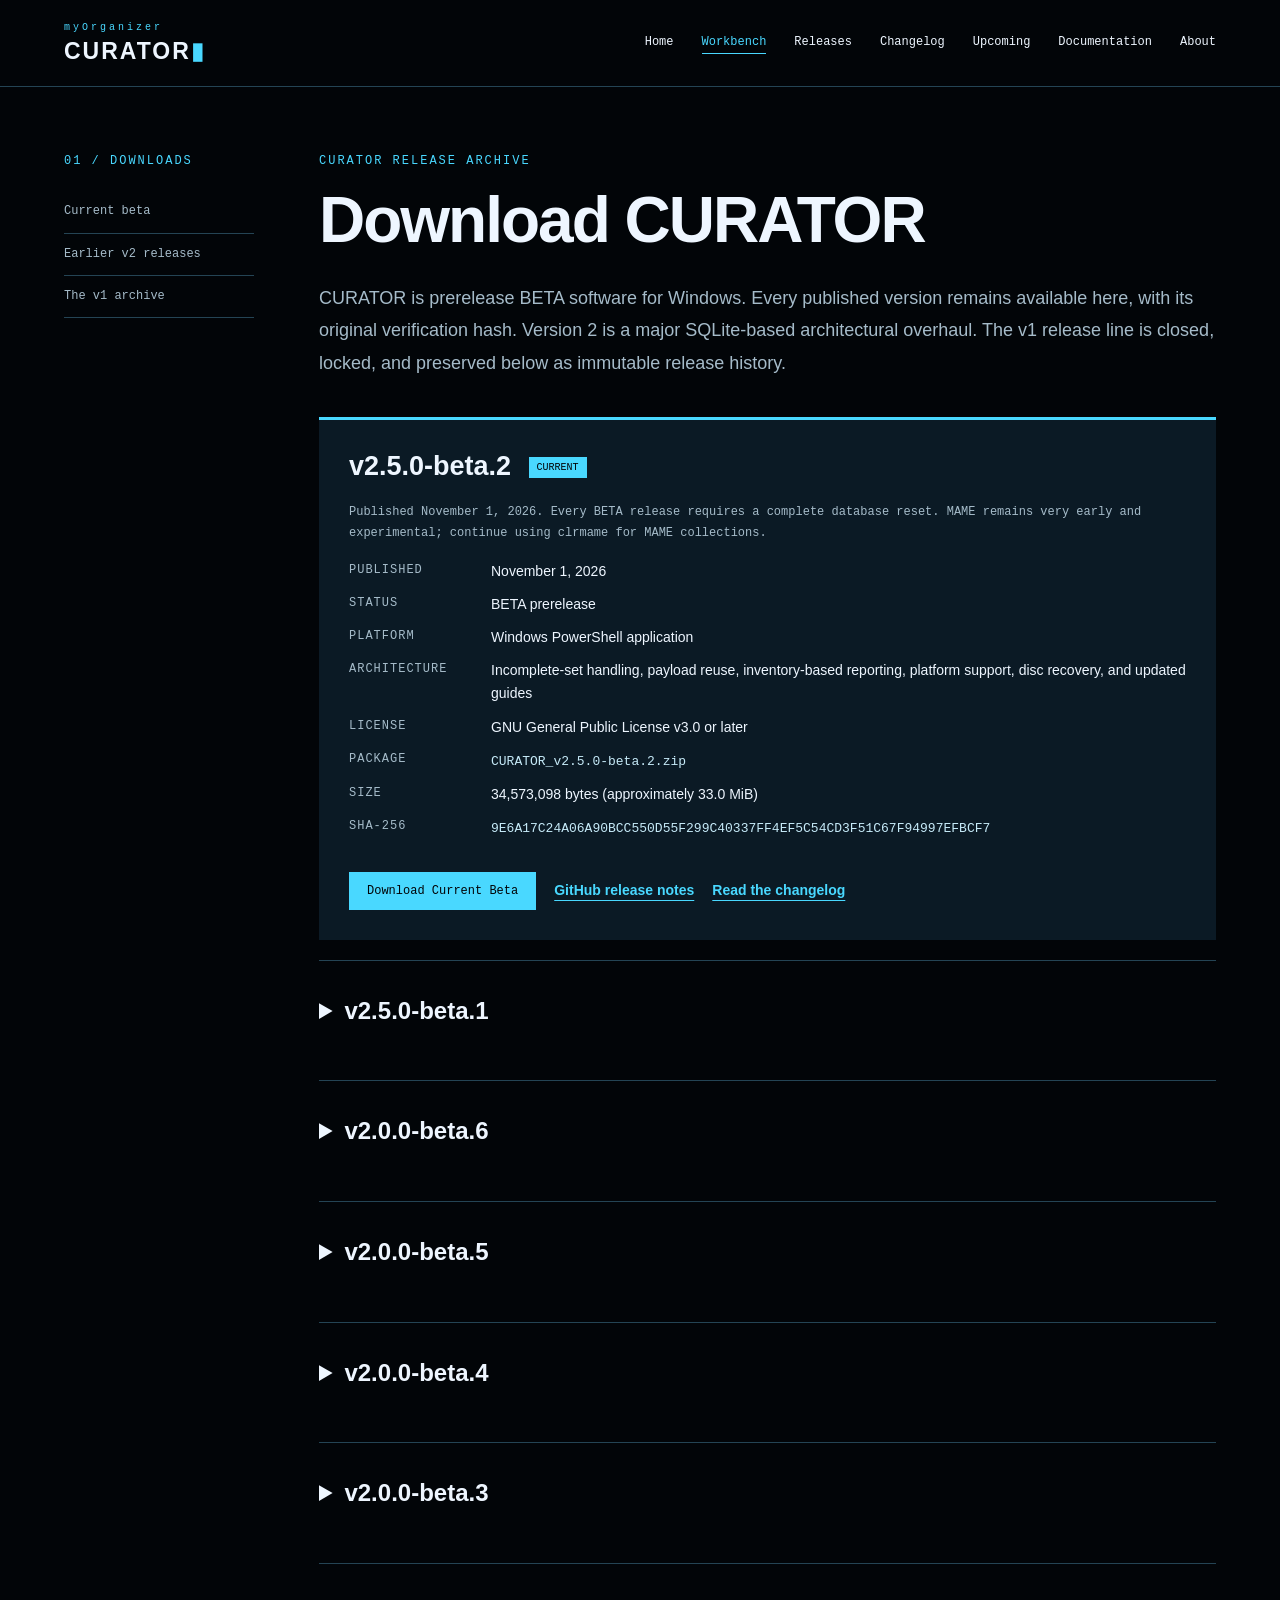
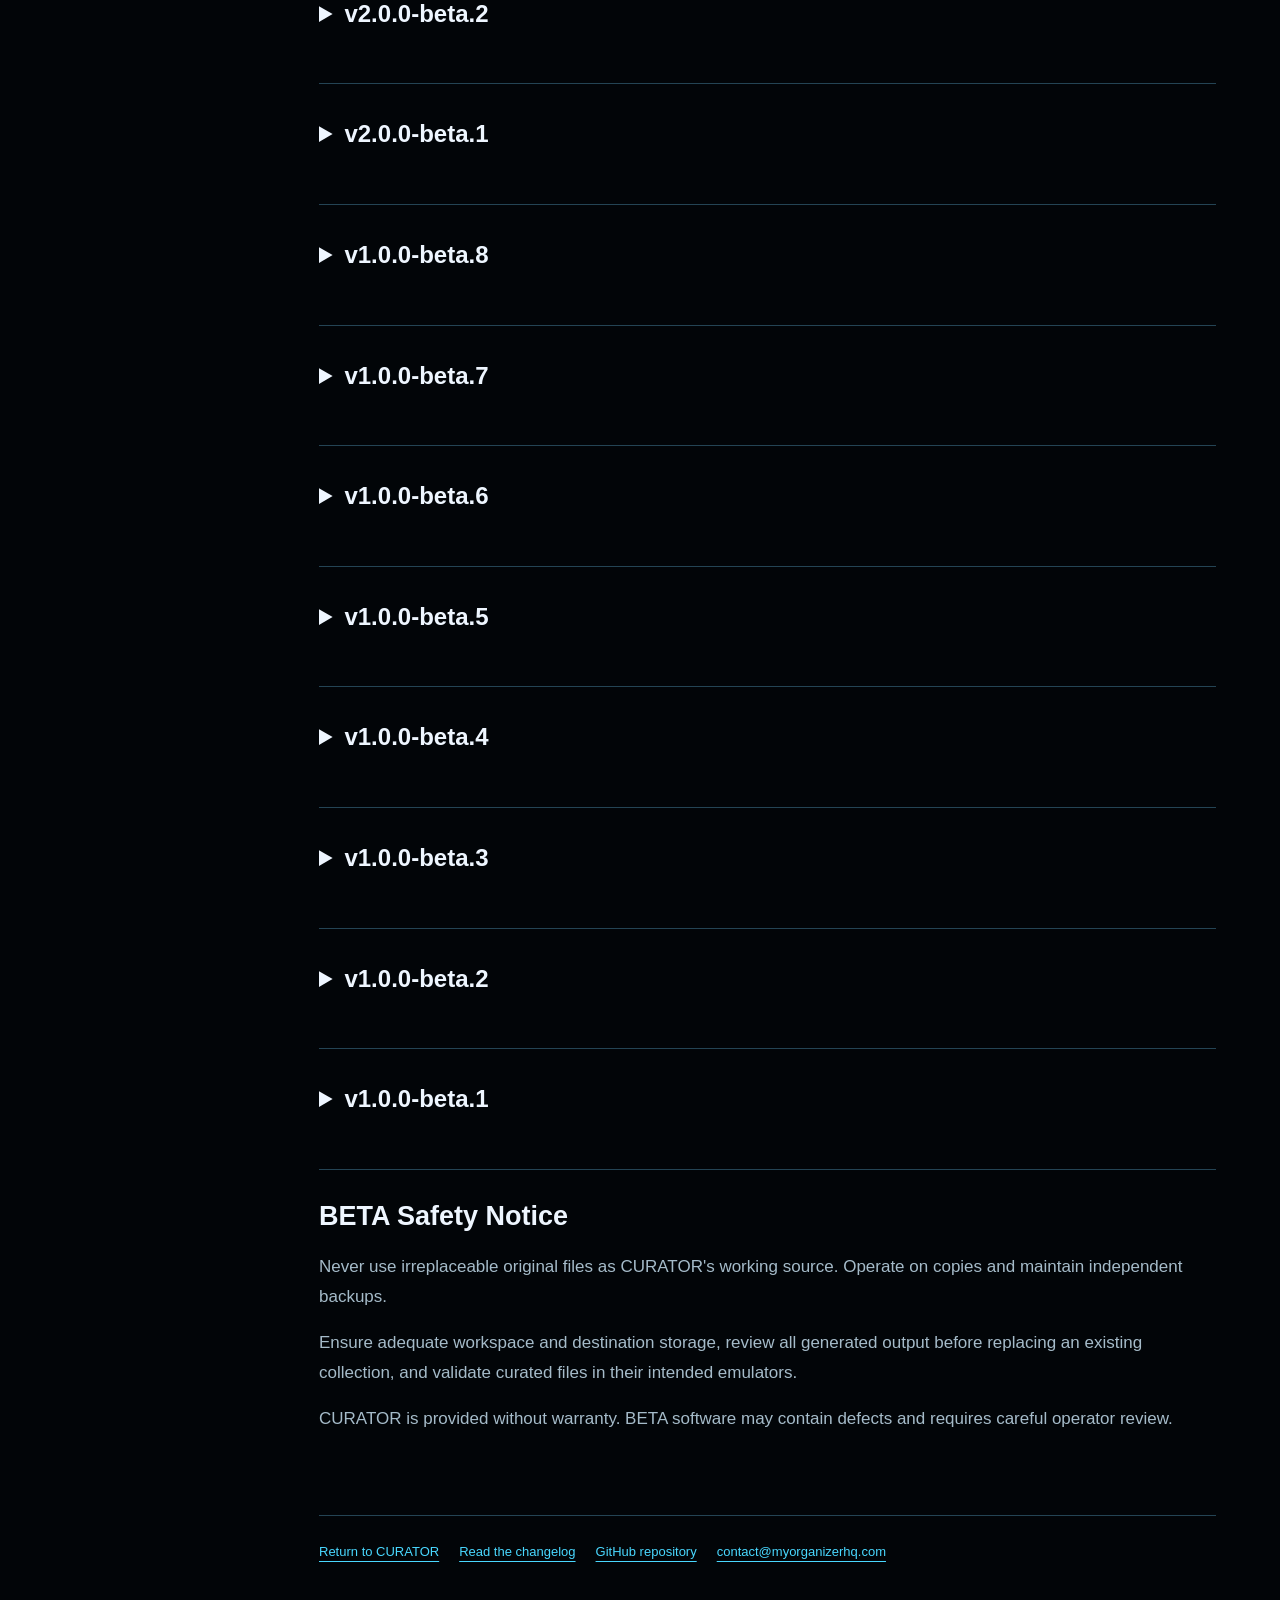
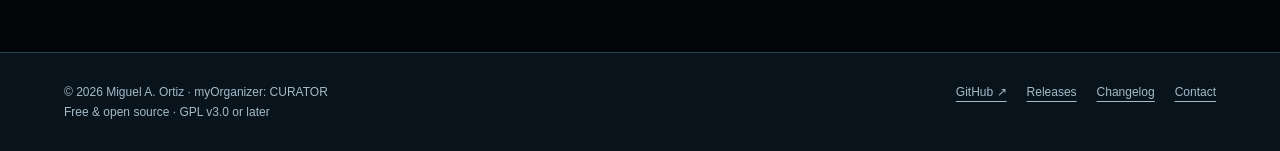
<file: releases.html>
<!DOCTYPE html>
<html lang="en">
<head>
    <meta charset="UTF-8">
    <meta name="viewport" content="width=device-width, initial-scale=1.0">
    <title>Download CURATOR v2.5.0-beta.2 — Release Archive</title>
    <meta name="description"
        content="Download CURATOR v2.5.0-beta.2 and historical CURATOR releases for Windows and verify each package using its published SHA-256 hash.">
    <link rel="canonical" href="https://myorganizerhq.com/releases">
    <link rel="icon" type="image/png" href="/favicon.png">


<link rel="stylesheet" href="/site.css?v=release-history-1">
</head>
<body><a class="skip" href="#main">Skip to content</a><header><div class="wrap header"><a class="brand" href="/"><small>myOrganizer</small>CURATOR<span class="brand-cursor" aria-hidden="true">▮</span></a><nav aria-label="Main navigation"><a href="/">Home</a><a class="workbench-nav" href="/#development">Workbench</a><a href="/releases">Releases</a><a href="/changelog">Changelog</a><a href="/upcoming">Upcoming</a><a href="/documentation/">Documentation</a><a href="/about">About</a></nav></div></header><div class="wrap page-shell"><aside class="side-index"><div class="eyebrow">01 / Downloads</div><a href="#release-v2-5-0-beta-2">Current beta</a><a href="#release-1">Earlier v2 releases</a><a href="#release-8">The v1 archive</a></aside><main class="inner-page" id="main">
        <div class="eyebrow">CURATOR Release Archive</div>
        <h1>Download CURATOR</h1>
        <p class="intro">
            CURATOR is prerelease BETA software for Windows. Every published
            version remains available here, with its original verification hash.
            Version 2 is a major SQLite-based architectural overhaul. The v1
            release line is closed, locked, and preserved below as immutable
            release history.
        </p>

        <section class="release-card current" id="release-v2-5-0-beta-2">
            <h2>v2.5.0-beta.2 <span class="badge">CURRENT</span></h2>
            <p class="release-date">Published <time datetime="2026-11-01">November 1, 2026</time>. Every BETA release requires a complete database reset. MAME remains very early and experimental; continue using clrmame for MAME collections.</p>
            <div class="release-details">
                <div class="label">Published</div>
                <div class="value">November 1, 2026</div>
                <div class="label">Status</div>
                <div class="value">BETA prerelease</div>
                <div class="label">Platform</div>
                <div class="value">Windows PowerShell application</div>
                <div class="label">Architecture</div>
                <div class="value">Incomplete-set handling, payload reuse, inventory-based reporting, platform support, disc recovery, and updated guides</div>
                <div class="label">License</div>
                <div class="value">GNU General Public License v3.0 or later</div>
                <div class="label">Package</div>
                <div class="value"><code>CURATOR_v2.5.0-beta.2.zip</code></div>
                <div class="label">Size</div>
                <div class="value">34,573,098 bytes (approximately 33.0 MiB)</div>
                <div class="label">SHA-256</div>
                <div class="value"><code>9E6A17C24A06A90BCC550D55F299C40337FF4EF5C54CD3F51C67F94997EFBCF7</code></div>
            </div>
            <div class="actions">
                <a class="download-button"
                    href="https://github.com/Jiraiya1969/myOrganizer-CURATOR/releases/download/v2.5.0-beta.2/CURATOR_v2.5.0-beta.2.zip"
                    download>Download Current Beta</a>
                <a class="text-link"
                    href="https://github.com/Jiraiya1969/myOrganizer-CURATOR/releases/tag/v2.5.0-beta.2">GitHub release notes</a>
                <a class="text-link" href="/changelog#v2-5-0-beta-2">Read the changelog</a>
            </div>
        </section>

<details class="release-card" id="release-1"><summary>v2.5.0-beta.1</summary>

            <p class="release-date">Package corrected <time datetime="2026-10-11">October 11, 2026</time>: licenses and source-access notices are consolidated in the root LICENSE file, with updated documentation. An additional correction repackages configuration files without changing their values and updates packaged changelog preparation wording. A further correction updates Scan Preparation input-validation messages to identify the Core.Database FileDiscovery contract, with the corresponding changelog entry. The version and October 10 publication date remain unchanged; license, guides and source companions are unchanged. Download the corrected ZIP and verify the checksum below.</p>
            <div class="release-details">
                <div class="label">Published</div>
                <div class="value">October 10, 2026</div>
                <div class="label">Status</div>
                <div class="value">BETA prerelease</div>
                <div class="label">Platform</div>
                <div class="value">Windows PowerShell application</div>
                <div class="label">Architecture</div>
                <div class="value">RVZ identity matching, authority reuse, CHD preparation, archive processing, output recovery, and operator documentation</div>
                <div class="label">License</div>
                <div class="value">GNU General Public License v3.0 or later</div>
                <div class="label">Package</div>
                <div class="value"><code>CURATOR_v2.5.0-beta.1.zip</code></div>
                <div class="label">Size</div>
                <div class="value">39,846,370 bytes (approximately 38.0 MiB)</div>
                <div class="label">SHA-256</div>
                <div class="value"><code>019847935960163773925C7FAE20430BC18643383CCD138D2683975FB6C381BC</code></div>
            </div>
            <div class="actions">
                <a class="download-button"
                    href="https://github.com/Jiraiya1969/myOrganizer-CURATOR/releases/download/v2.5.0-beta.1/CURATOR_v2.5.0-beta.1.zip"
                    download>Download beta.1</a>
                <a class="text-link"
                    href="https://github.com/Jiraiya1969/myOrganizer-CURATOR/releases/tag/v2.5.0-beta.1">GitHub release notes</a>
                <a class="text-link" href="/changelog#v2-5-0-beta-1">Read the changelog</a>
            </div>
        </details>

        <details class="release-card" id="release-2"><summary>v2.0.0-beta.6</summary>

            <div class="release-details">
                <div class="label">Published</div>
                <div class="value">September 28, 2026</div>
                <div class="label">Status</div>
                <div class="value">BETA prerelease</div>
                <div class="label">Platform</div>
                <div class="value">Windows PowerShell application</div>
                <div class="label">Architecture</div>
                <div class="value">Incomplete-set Append, catalogue folders, processing performance, recovery, and supported optical-media improvements</div>
                <div class="label">License</div>
                <div class="value">GNU General Public License v3.0 or later</div>
                <div class="label">Package</div>
                <div class="value"><code>CURATOR_v2.0.0-beta.6.zip</code></div>
                <div class="label">Size</div>
                <div class="value">33,773,046 bytes (approximately 32.2 MB)</div>
                <div class="label">SHA-256</div>
                <div class="value"><code>54046D04DF83044B39925F5FE74B8BB41222C5E61358AE7C6826E69097E58648</code></div>
            </div>
            <div class="actions">
                <a class="download-button"
                    href="https://github.com/Jiraiya1969/myOrganizer-CURATOR/releases/download/v2.0.0-beta.6/CURATOR_v2.0.0-beta.6.zip"
                    download>Download beta.6</a>
                <a class="text-link"
                    href="https://github.com/Jiraiya1969/myOrganizer-CURATOR/releases/tag/v2.0.0-beta.6">GitHub release notes</a>
                <a class="text-link" href="/changelog#v2-0-0-beta-6">Read the changelog</a>
            </div>
        </details>

        <details class="release-card" id="release-3"><summary>v2.0.0-beta.5</summary>

            <div class="release-details">
                <div class="label">Published</div>
                <div class="value">September 11, 2026</div>
                <div class="label">Status</div>
                <div class="value">BETA prerelease</div>
                <div class="label">Platform</div>
                <div class="value">Windows PowerShell application</div>
                <div class="label">Architecture</div>
                <div class="value">Improved archive publication, naming and collision handling, recovery, and experimental MAME processing</div>
                <div class="label">License</div>
                <div class="value">GNU General Public License v3.0 or later</div>
                <div class="label">Package</div>
                <div class="value"><code>CURATOR_v2.0.0-beta.5.zip</code></div>
                <div class="label">Size</div>
                <div class="value">33,609,003 bytes (approximately 32.1 MB)</div>
                <div class="label">SHA-256</div>
                <div class="value"><code>99FD2BBB1A57E64B0CC67C59AD3A835C413D869891E97F735B36DC283166D714</code></div>
            </div>
            <div class="actions">
                <a class="download-button"
                    href="https://github.com/Jiraiya1969/myOrganizer-CURATOR/releases/download/v2.0.0-beta.5/CURATOR_v2.0.0-beta.5.zip"
                    download>Download beta.5</a>
                <a class="text-link"
                    href="https://github.com/Jiraiya1969/myOrganizer-CURATOR/releases/tag/v2.0.0-beta.5">GitHub release notes</a>
                <a class="text-link" href="/changelog#v2-0-0-beta-5">Read the changelog</a>
            </div>
        </details>

        <details class="release-card" id="release-4"><summary>v2.0.0-beta.4</summary>

            <div class="release-details">
                <div class="label">Published</div>
                <div class="value">September 3, 2026</div>
                <div class="label">Status</div>
                <div class="value">BETA prerelease</div>
                <div class="label">Platform</div>
                <div class="value">Windows PowerShell application</div>
                <div class="label">Architecture</div>
                <div class="value">Incremental authority ingestion, compact CHD staging, modified chdman evidence, and centralized recovery</div>
                <div class="label">License</div>
                <div class="value">GNU General Public License v3.0 or later</div>
                <div class="label">Package</div>
                <div class="value"><code>CURATOR_v2.0.0-beta.4.zip</code></div>
                <div class="label">Size</div>
                <div class="value">33,277,521 bytes (approximately 31.7 MB)</div>
                <div class="label">SHA-256</div>
                <div class="value"><code>E5F3A0F526270E26ED99F0CD46B37192624AC4E1F0976126BF5F4164F6AF2BD4</code></div>
            </div>
            <div class="actions">
                <a class="download-button"
                    href="https://github.com/Jiraiya1969/myOrganizer-CURATOR/releases/download/v2.0.0-beta.4/CURATOR_v2.0.0-beta.4.zip"
                    download>Download beta.4</a>
                <a class="text-link"
                    href="https://github.com/Jiraiya1969/myOrganizer-CURATOR/releases/tag/v2.0.0-beta.4">GitHub release notes</a>
                <a class="text-link" href="/changelog#v2-0-0-beta-4">Read the changelog</a>
            </div>
        </details>

        <details class="release-card" id="release-5"><summary>v2.0.0-beta.3</summary>

            <div class="release-details">
                <div class="label">Published</div>
                <div class="value">August 27, 2026</div>
                <div class="label">Status</div>
                <div class="value">BETA prerelease</div>
                <div class="label">Platform</div>
                <div class="value">Windows PowerShell application</div>
                <div class="label">Architecture</div>
                <div class="value">Raw-first authority matching, authoritative media routing, and bounded set-based publication</div>
                <div class="label">License</div>
                <div class="value">GNU General Public License v3.0 or later</div>
                <div class="label">Package</div>
                <div class="value"><code>CURATOR_v2.0.0-beta.3.zip</code></div>
                <div class="label">Size</div>
                <div class="value">31,118,127 bytes (approximately 29.7 MB)</div>
                <div class="label">SHA-256</div>
                <div class="value"><code>896D81EE7BD953632019EE5234FB4E38E739FD91D655EE39F273CA79CF3FC754</code></div>
            </div>
            <div class="actions">
                <a class="download-button"
                    href="https://github.com/Jiraiya1969/myOrganizer-CURATOR/releases/download/v2.0.0-beta.3/CURATOR_v2.0.0-beta.3.zip"
                    download>Download beta.3</a>
                <a class="text-link"
                    href="https://github.com/Jiraiya1969/myOrganizer-CURATOR/releases/tag/v2.0.0-beta.3">GitHub release notes</a>
            </div>
        </details>

        <details class="release-card" id="release-6"><summary>v2.0.0-beta.2</summary>

            <div class="release-details">
                <div class="label">Published</div>
                <div class="value">August 25, 2026</div>
                <div class="label">Status</div>
                <div class="value">BETA prerelease</div>
                <div class="label">Platform</div>
                <div class="value">Windows PowerShell application</div>
                <div class="label">Architecture</div>
                <div class="value">Expanded relational authority, reporting history, software-list support, and deterministic CUE recovery</div>
                <div class="label">License</div>
                <div class="value">GNU General Public License v3.0 or later</div>
                <div class="label">Package</div>
                <div class="value"><code>CURATOR_v2.0.0-beta.2.zip</code></div>
                <div class="label">Size</div>
                <div class="value">30,318,553 bytes (approximately 28.9 MB)</div>
                <div class="label">SHA-256</div>
                <div class="value"><code>90520860C7889F197F734DEA43ED850CA2C68AEB3397E0278CE8B8234177E5D2</code></div>
            </div>
            <div class="actions">
                <a class="download-button"
                    href="https://github.com/Jiraiya1969/myOrganizer-CURATOR/releases/download/v2.0.0-beta.2/CURATOR_v2.0.0-beta.2.zip"
                    download>Download beta.2</a>
                <a class="text-link"
                    href="https://github.com/Jiraiya1969/myOrganizer-CURATOR/releases/tag/v2.0.0-beta.2">GitHub release notes</a>
            </div>
        </details>

        <details class="release-card" id="release-7"><summary>v2.0.0-beta.1</summary>

            <div class="release-details">
                <div class="label">Published</div>
                <div class="value">August 21, 2026</div>
                <div class="label">Status</div>
                <div class="value">BETA prerelease</div>
                <div class="label">Platform</div>
                <div class="value">Windows PowerShell application</div>
                <div class="label">Architecture</div>
                <div class="value">Major SQLite-backed authority, execution, recovery, and audit overhaul</div>
                <div class="label">License</div>
                <div class="value">GNU General Public License v3.0 or later</div>
                <div class="label">Package</div>
                <div class="value"><code>CURATOR_v2.0.0-beta.1.zip</code></div>
                <div class="label">Size</div>
                <div class="value">29,168,713 bytes (approximately 27.8 MB)</div>
                <div class="label">SHA-256</div>
                <div class="value"><code>7A06D6F70EA4CB21CB8DD215EF198C84F4D030E3F85C18AE62D0BB4AB552580E</code></div>
            </div>
            <div class="actions">
                <a class="download-button"
                    href="https://github.com/Jiraiya1969/myOrganizer-CURATOR/releases/download/v2.0.0-beta.1/CURATOR_v2.0.0-beta.1.zip"
                    download>Download beta.1</a>
                <a class="text-link"
                    href="https://github.com/Jiraiya1969/myOrganizer-CURATOR/releases/tag/v2.0.0-beta.1">GitHub release notes</a>
            </div>
        </details>

        <details class="release-card" id="release-8"><summary>v1.0.0-beta.8</summary>

            <div class="release-details">
                <div class="label">Published</div>
                <div class="value">August 13, 2026</div>
                <div class="label">Status</div>
                <div class="value">BETA prerelease</div>
                <div class="label">Platform</div>
                <div class="value">Windows PowerShell application</div>
                <div class="label">License</div>
                <div class="value">GNU General Public License v3.0 or later</div>
                <div class="label">Package</div>
                <div class="value"><code>CURATOR_v1.0.0-beta.8.zip</code></div>
                <div class="label">Size</div>
                <div class="value">28,759,136 bytes (approximately 27.4 MB)</div>
                <div class="label">SHA-256</div>
                <div class="value"><code>D42C1FE0CF5863A53F42367FB85EA46950277B1D60089C857C50BE789D1B3A57</code></div>
            </div>
            <div class="actions">
                <a class="download-button"
                    href="https://github.com/Jiraiya1969/myOrganizer-CURATOR/releases/download/v1.0.0-beta.8/CURATOR_v1.0.0-beta.8.zip"
                    download>Download Current Beta</a>
                <a class="text-link"
                    href="https://github.com/Jiraiya1969/myOrganizer-CURATOR/releases/tag/v1.0.0-beta.8">GitHub release notes</a>
            </div>
        </details>

        <details class="release-card" id="release-9"><summary>v1.0.0-beta.7</summary>

            <div class="release-details">
                <div class="label">Published</div>
                <div class="value">August 8, 2026</div>
                <div class="label">Status</div>
                <div class="value">BETA prerelease</div>
                <div class="label">Platform</div>
                <div class="value">Windows PowerShell application</div>
                <div class="label">License</div>
                <div class="value">GNU General Public License v3.0 or later</div>
                <div class="label">Package</div>
                <div class="value"><code>CURATOR_v1.0.0-beta.7.zip</code></div>
                <div class="label">Size</div>
                <div class="value">27,856,952 bytes (approximately 26.6 MB)</div>
                <div class="label">SHA-256</div>
                <div class="value"><code>079E5CE8E97FF3AEBA23471529E44369BEBCAFD75CC0ECF7A2C2B6920BDD2018</code></div>
            </div>
            <div class="actions">
                <a class="download-button"
                    href="https://github.com/Jiraiya1969/myOrganizer-CURATOR/releases/download/v1.0.0-beta.7/CURATOR_v1.0.0-beta.7.zip"
                    download>Download beta.7</a>
                <a class="text-link"
                    href="https://github.com/Jiraiya1969/myOrganizer-CURATOR/releases/tag/v1.0.0-beta.7">GitHub release notes</a>
            </div>
        </details>

        <details class="release-card" id="release-10"><summary>v1.0.0-beta.6</summary>

            <div class="release-details">
                <div class="label">Published</div>
                <div class="value">August 4, 2026</div>
                <div class="label">Status</div>
                <div class="value">BETA prerelease</div>
                <div class="label">Platform</div>
                <div class="value">Windows PowerShell application</div>
                <div class="label">License</div>
                <div class="value">GNU General Public License v3.0 or later</div>
                <div class="label">Package</div>
                <div class="value"><code>CURATOR_v1.0.0-beta.6.zip</code></div>
                <div class="label">Size</div>
                <div class="value">27,132,807 bytes (approximately 25.9 MB)</div>
                <div class="label">SHA-256</div>
                <div class="value"><code>F0B68BF6CB6A0BB8427C439EE2F3F9804E0EBA47CA20F1A5F658F9B052842969</code></div>
            </div>
            <div class="actions">
                <a class="download-button"
                    href="https://github.com/Jiraiya1969/myOrganizer-CURATOR/releases/download/v1.0.0-beta.6/CURATOR_v1.0.0-beta.6.zip"
                    download>Download beta.6</a>
                <a class="text-link"
                    href="https://github.com/Jiraiya1969/myOrganizer-CURATOR/releases/tag/v1.0.0-beta.6">GitHub release notes</a>
            </div>
        </details>

        <details class="release-card" id="release-11"><summary>v1.0.0-beta.5</summary>

            <div class="release-details">
                <div class="label">Published</div>
                <div class="value">August 3, 2026</div>
                <div class="label">Status</div>
                <div class="value">BETA prerelease</div>
                <div class="label">Platform</div>
                <div class="value">Windows PowerShell application</div>
                <div class="label">License</div>
                <div class="value">GNU General Public License v3.0 or later</div>
                <div class="label">Package</div>
                <div class="value"><code>CURATOR_v1.0.0-beta.5.zip</code></div>
                <div class="label">Size</div>
                <div class="value">27,720,883 bytes (approximately 26.4 MB)</div>
                <div class="label">SHA-256</div>
                <div class="value"><code>8FAC2B1B46A7B4878F0C7CB3135673E40694B94B5B02FEDDEAE453F6B04EA042</code></div>
            </div>
            <div class="actions">
                <a class="download-button"
                    href="https://github.com/Jiraiya1969/myOrganizer-CURATOR/releases/download/v1.0.0-beta.5/CURATOR_v1.0.0-beta.5.zip"
                    download>Download beta.5</a>
                <a class="text-link"
                    href="https://github.com/Jiraiya1969/myOrganizer-CURATOR/releases/tag/v1.0.0-beta.5">GitHub release notes</a>
            </div>
        </details>

        <details class="release-card" id="release-12"><summary>v1.0.0-beta.4</summary>

            <div class="release-details">
                <div class="label">Published</div>
                <div class="value">July 31, 2026</div>
                <div class="label">Status</div>
                <div class="value">BETA prerelease</div>
                <div class="label">Platform</div>
                <div class="value">Windows PowerShell application</div>
                <div class="label">License</div>
                <div class="value">GNU General Public License v3.0 or later</div>
                <div class="label">Package</div>
                <div class="value"><code>CURATOR_v1.0.0-beta.4.zip</code></div>
                <div class="label">Size</div>
                <div class="value">27,454,555 bytes (approximately 26.2 MB)</div>
                <div class="label">SHA-256</div>
                <div class="value"><code>6AC5AFBEFC5D8D2312F3C70661FE6B3D7240CF09B0AD48A22E4A0A3E5199FFCD</code></div>
            </div>
            <div class="actions">
                <a class="download-button"
                    href="https://github.com/Jiraiya1969/myOrganizer-CURATOR/releases/download/v1.0.0-beta.4/CURATOR_v1.0.0-beta.4.zip"
                    download>Download beta.4</a>
                <a class="text-link"
                    href="https://github.com/Jiraiya1969/myOrganizer-CURATOR/releases/tag/v1.0.0-beta.4">GitHub release notes</a>
            </div>
        </details>

        <details class="release-card" id="release-13"><summary>v1.0.0-beta.3</summary>

            <div class="release-details">
                <div class="label">Published</div>
                <div class="value">July 30, 2026</div>
                <div class="label">Status</div>
                <div class="value">BETA prerelease</div>
                <div class="label">Platform</div>
                <div class="value">Windows PowerShell application</div>
                <div class="label">License</div>
                <div class="value">GNU General Public License v3.0 or later</div>
                <div class="label">Package</div>
                <div class="value"><code>CURATOR_v1.0.0-beta.3.zip</code></div>
                <div class="label">Size</div>
                <div class="value">27,457,817 bytes (approximately 26.2 MB)</div>
                <div class="label">SHA-256</div>
                <div class="value"><code>3567C4847FD59C895634622CFA3D46DC7440577CBCDD9084AA5B0B1F92AB6EA3</code></div>
            </div>
            <div class="actions">
                <a class="download-button"
                    href="https://github.com/Jiraiya1969/myOrganizer-CURATOR/releases/download/v1.0.0-beta.3/CURATOR_v1.0.0-beta.3.zip"
                    download>Download beta.3</a>
                <a class="text-link"
                    href="https://github.com/Jiraiya1969/myOrganizer-CURATOR/releases/tag/v1.0.0-beta.3">GitHub release notes</a>
            </div>
        </details>

        <details class="release-card" id="release-14"><summary>v1.0.0-beta.2</summary>

            <div class="release-details">
                <div class="label">Published</div>
                <div class="value">July 28, 2026</div>
                <div class="label">Status</div>
                <div class="value">BETA prerelease</div>
                <div class="label">Platform</div>
                <div class="value">Windows PowerShell application</div>
                <div class="label">License</div>
                <div class="value">GNU General Public License v3.0 or later</div>
                <div class="label">Package</div>
                <div class="value"><code>CURATOR_v1.0.0-beta.2.zip</code></div>
                <div class="label">Size</div>
                <div class="value">27,408,076 bytes (approximately 26.1 MB)</div>
                <div class="label">SHA-256</div>
                <div class="value"><code>E7E0D27A1B8CCB8456F0E15BC46002E6315A238B70908260B38BAC922C7A7A46</code></div>
            </div>
            <div class="actions">
                <a class="download-button"
                    href="https://github.com/Jiraiya1969/myOrganizer-CURATOR/releases/download/v1.0.0-beta.2/CURATOR_v1.0.0-beta.2.zip"
                    download>Download beta.2</a>
                <a class="text-link"
                    href="https://github.com/Jiraiya1969/myOrganizer-CURATOR/releases/tag/v1.0.0-beta.2">GitHub release notes</a>
            </div>
        </details>

        <details class="release-card" id="release-15"><summary>v1.0.0-beta.1</summary>

            <div class="release-details">
                <div class="label">Published</div>
                <div class="value">July 27, 2026</div>
                <div class="label">Status</div>
                <div class="value">BETA prerelease</div>
                <div class="label">Package</div>
                <div class="value"><code>CURATOR_v1.0.0-beta.1.zip</code></div>
                <div class="label">Size</div>
                <div class="value">29,299,534 bytes (approximately 27.9 MB)</div>
                <div class="label">SHA-256</div>
                <div class="value"><code>41839D2FB73BC239A066D068CB8AFFFEE7143C9BA4B9BDC15BC68ABC30F957D0</code></div>
            </div>
            <div class="actions">
                <a class="download-button"
                    href="https://github.com/Jiraiya1969/myOrganizer-CURATOR/releases/download/v1.0.0-beta.1/CURATOR_v1.0.0-beta.1.zip"
                    download>Download beta.1</a>
                <a class="text-link"
                    href="https://github.com/Jiraiya1969/myOrganizer-CURATOR/releases/tag/v1.0.0-beta.1">GitHub release notes</a>
            </div>
        </details>

        <section class="notice">
            <h2>BETA Safety Notice</h2>
            <p>
                Never use irreplaceable original files as CURATOR's working source.
                Operate on copies and maintain independent backups.
            </p>
            <p>
                Ensure adequate workspace and destination storage, review all
                generated output before replacing an existing collection, and
                validate curated files in their intended emulators.
            </p>
            <p>
                CURATOR is provided without warranty. BETA software may contain
                defects and requires careful operator review.
            </p>
        </section>

        <div class="links">
            <a href="/">Return to CURATOR</a>
            <a href="/changelog">Read the changelog</a>
            <a href="https://github.com/Jiraiya1969/myOrganizer-CURATOR">GitHub repository</a>
            <!--email_off--><a href="mailto:contact@myorganizerhq.com">contact@myorganizerhq.com</a><!--/email_off-->
        </div>

    </main></div><footer><div class="wrap footer"><div>© 2026 Miguel A. Ortiz · myOrganizer: CURATOR<br>Free &amp; open source · GPL v3.0 or later</div><div class="footer-links"><a href="https://github.com/Jiraiya1969/myOrganizer-CURATOR">GitHub ↗</a><a href="/releases">Releases</a><a href="/changelog">Changelog</a><a href="mailto:contact@myorganizerhq.com">Contact</a></div></div></footer><script>
function revealLinkedEntry() {
  const target = document.getElementById(decodeURIComponent(location.hash.slice(1)));
  if (!target) return;
  let parent = target;
  while (parent) { if (parent.tagName === 'DETAILS') parent.open = true; parent = parent.parentElement; }
}
window.addEventListener('hashchange', revealLinkedEntry);
revealLinkedEntry();
</script></body></html>
</file>
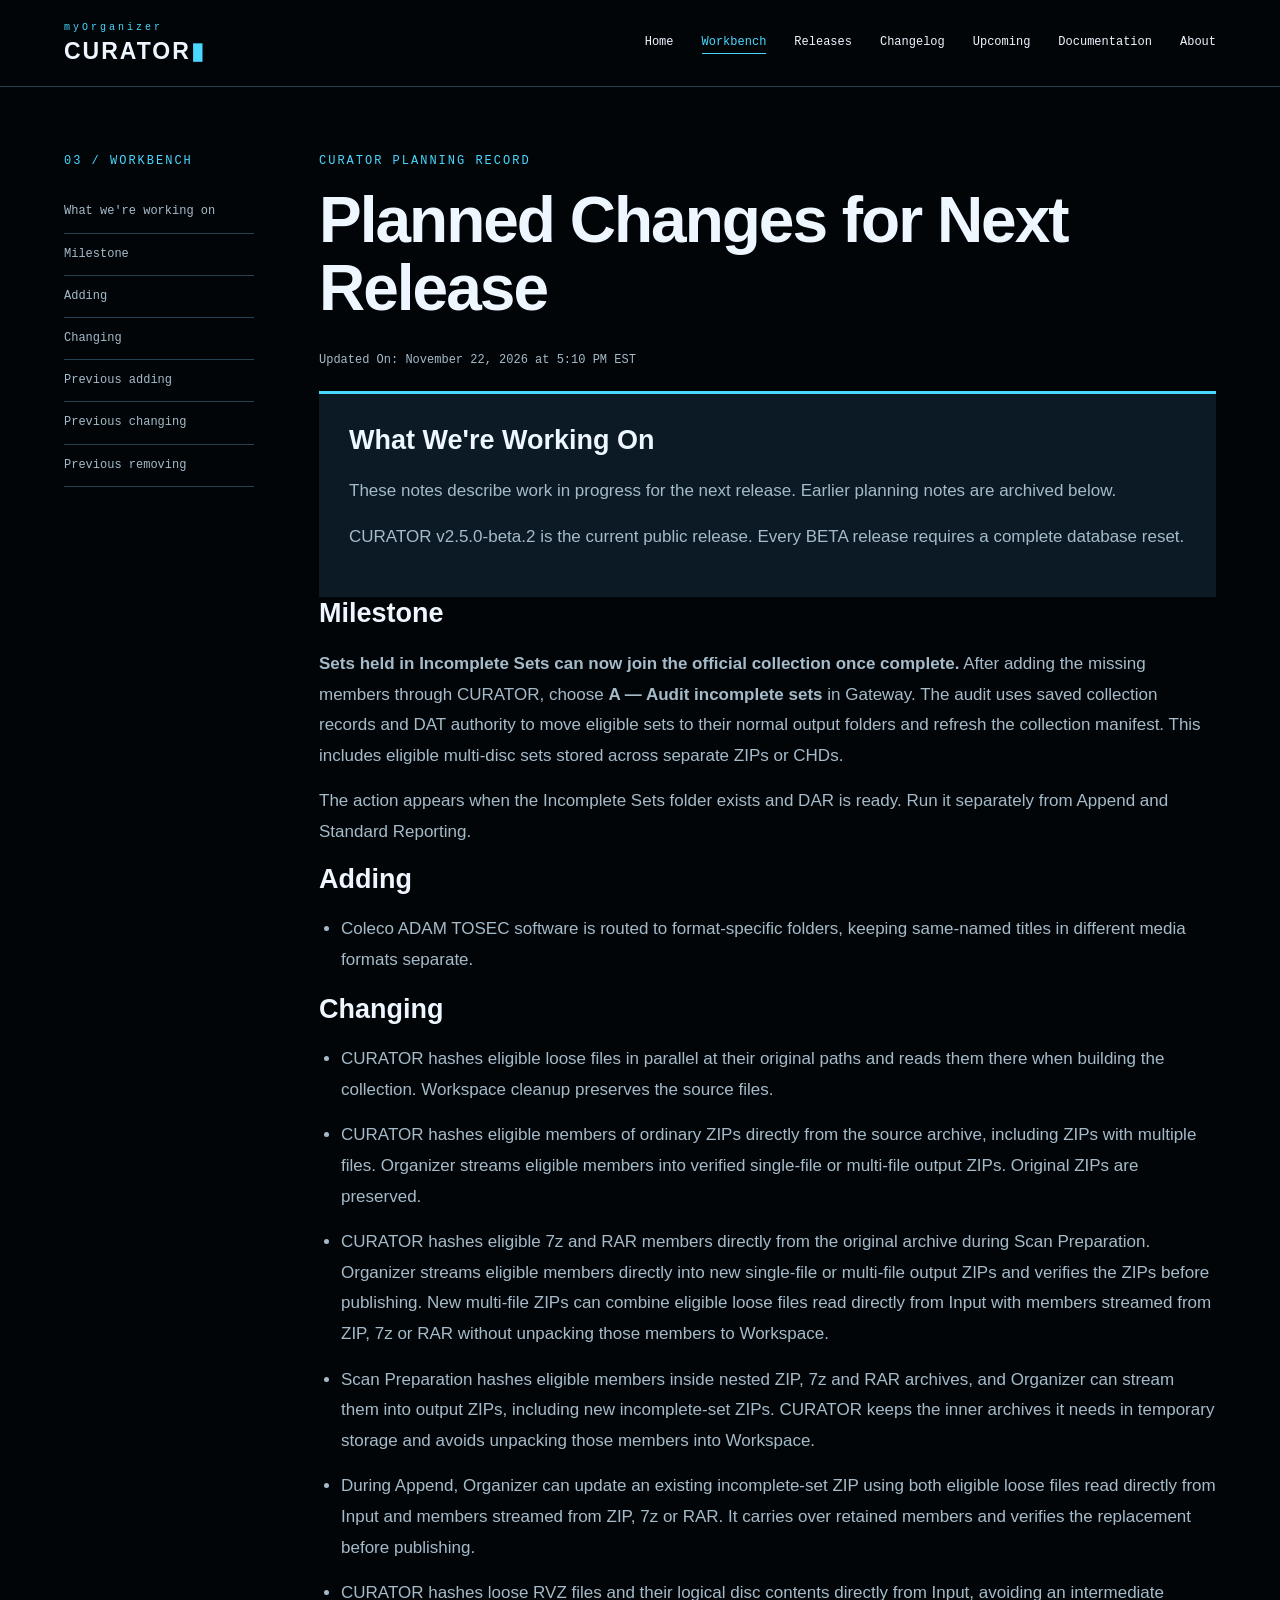
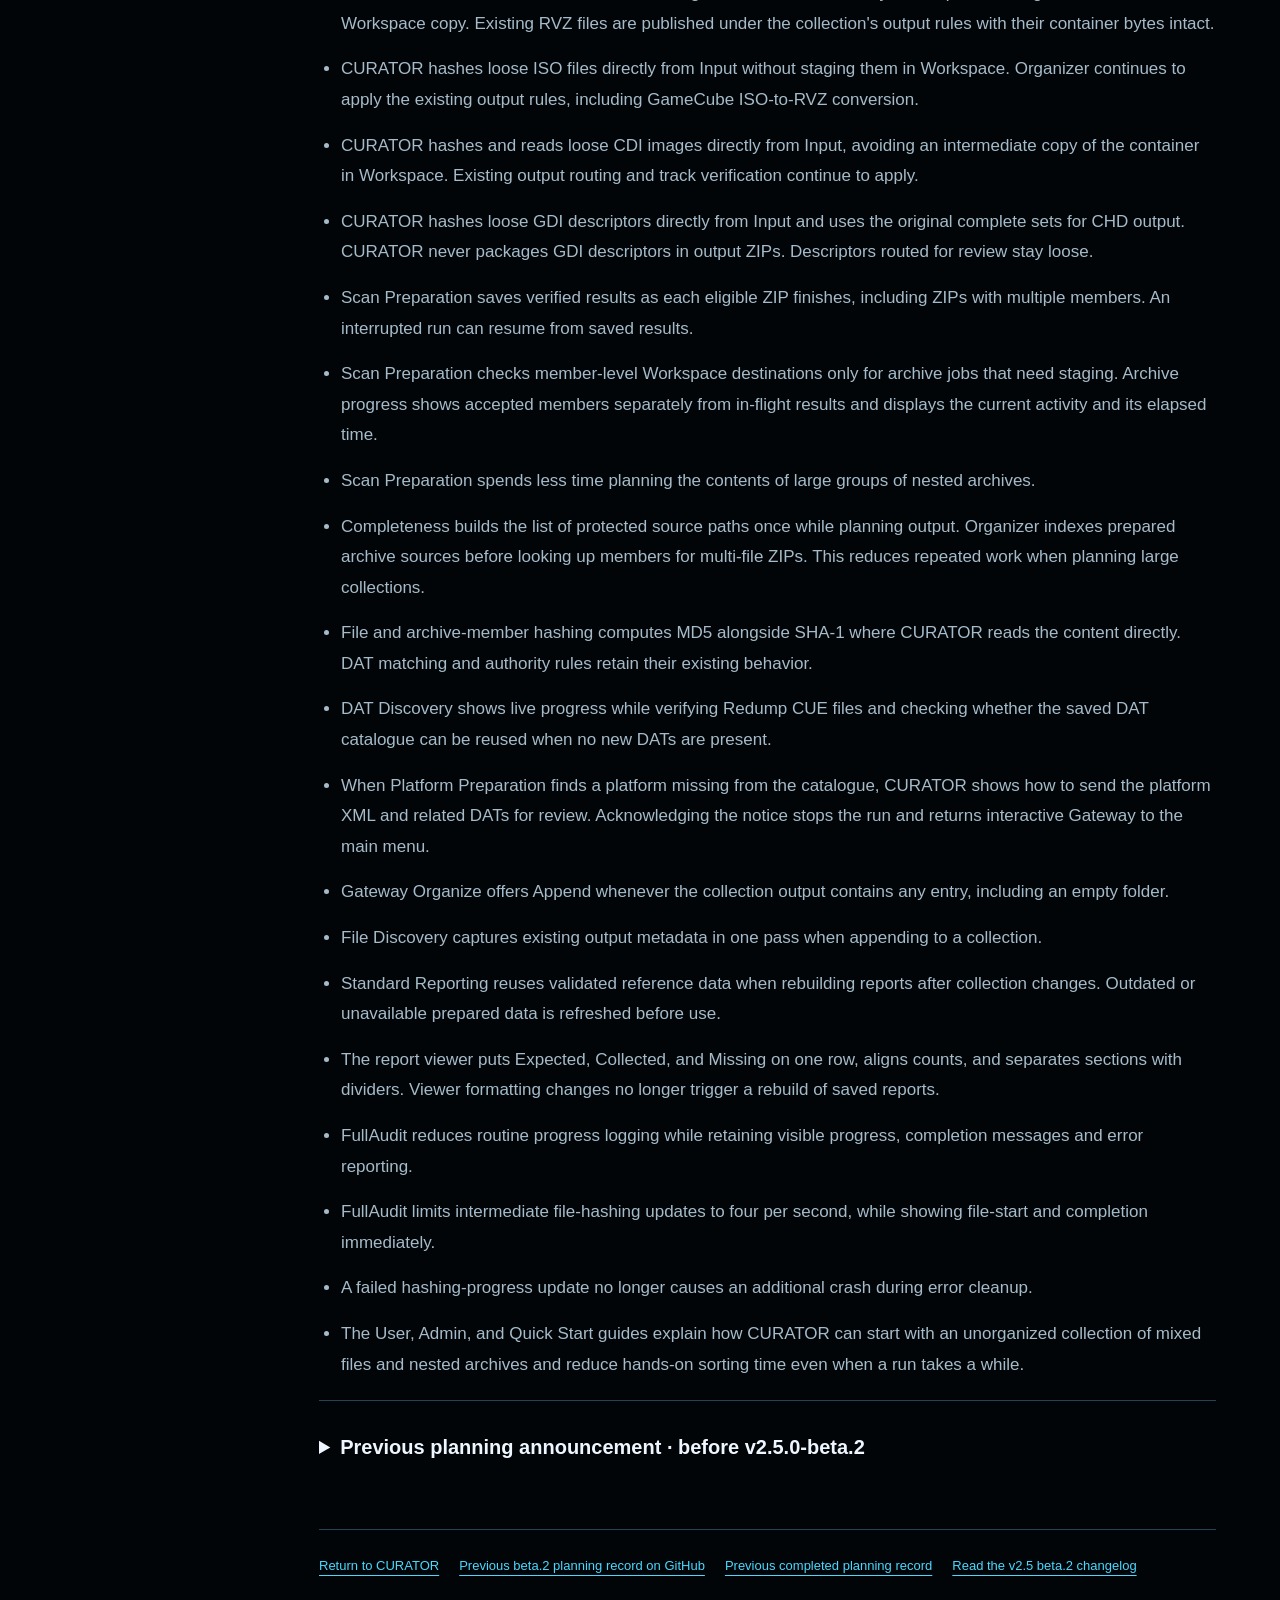
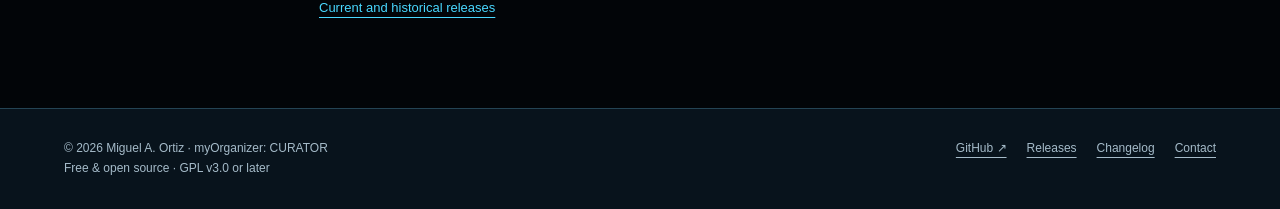
<file: upcoming.html>
<!DOCTYPE html>
<html lang="en">
<head>
    <meta charset="UTF-8">
    <meta name="viewport" content="width=device-width, initial-scale=1.0">
    <title>Planned Changes for Next Release — CURATOR</title>
    <meta name="description"
        content="See the latest planned CURATOR changes and browse earlier planning notes.">
    <link rel="canonical" href="https://myorganizerhq.com/upcoming">
    <link rel="icon" type="image/png" href="/favicon.png">


<link rel="stylesheet" href="/site.css?v=cursor-1">
</head>
<body><a class="skip" href="#main">Skip to content</a><header><div class="wrap header"><a class="brand" href="/"><small>myOrganizer</small>CURATOR<span class="brand-cursor" aria-hidden="true">▮</span></a><nav aria-label="Main navigation"><a href="/">Home</a><a class="workbench-nav" href="/#development">Workbench</a><a href="/releases">Releases</a><a href="/changelog">Changelog</a><a href="/upcoming">Upcoming</a><a href="/documentation/">Documentation</a><a href="/about">About</a></nav></div></header><div class="wrap page-shell"><aside class="side-index"><div class="eyebrow">03 / Workbench</div><a href="#planning-notice-title">What we're working on</a><a href="#current-milestone">Milestone</a><a href="#current-adding">Adding</a><a href="#current-changing">Changing</a><a href="#adding">Previous adding</a><a href="#changing">Previous changing</a><a href="#removing">Previous removing</a></aside><main class="inner-page" id="main">
        <div class="eyebrow">CURATOR Planning Record</div>
        <h1>Planned Changes for Next Release</h1>
        <p class="updated-on">
            Updated On:
            <time datetime="2026-11-22T17:10:03-05:00">November 22, 2026 at 5:10 PM EST</time>
        </p>

        <section class="planning-notice" aria-labelledby="planning-notice-title"><h2 id="planning-notice-title">What We're Working On</h2><p>These notes describe work in progress for the next release. Earlier planning notes are archived below.</p><p>CURATOR v2.5.0-beta.2 is the current public release. Every BETA release requires a complete database reset.</p></section>

<section aria-labelledby="current-milestone"><h2 id="current-milestone">Milestone</h2><p><strong>Sets held in Incomplete Sets can now join the official collection once complete.</strong> After adding the missing members through CURATOR, choose <strong>A — Audit incomplete sets</strong> in Gateway. The audit uses saved collection records and DAT authority to move eligible sets to their normal output folders and refresh the collection manifest. This includes eligible multi-disc sets stored across separate ZIPs or CHDs.</p><p>The action appears when the Incomplete Sets folder exists and DAR is ready. Run it separately from Append and Standard Reporting.</p></section>
<section aria-labelledby="current-adding"><h2 id="current-adding">Adding</h2><ul>
<li>Coleco ADAM TOSEC software is routed to format-specific folders, keeping same-named titles in different media formats separate.</li>
</ul></section>
<section aria-labelledby="current-changing"><h2 id="current-changing">Changing</h2><ul>
<li>CURATOR hashes eligible loose files in parallel at their original paths and reads them there when building the collection. Workspace cleanup preserves the source files.</li>
<li>CURATOR hashes eligible members of ordinary ZIPs directly from the source archive, including ZIPs with multiple files. Organizer streams eligible members into verified single-file or multi-file output ZIPs. Original ZIPs are preserved.</li>
<li>CURATOR hashes eligible 7z and RAR members directly from the original archive during Scan Preparation. Organizer streams eligible members directly into new single-file or multi-file output ZIPs and verifies the ZIPs before publishing. New multi-file ZIPs can combine eligible loose files read directly from Input with members streamed from ZIP, 7z or RAR without unpacking those members to Workspace.</li>
<li>Scan Preparation hashes eligible members inside nested ZIP, 7z and RAR archives, and Organizer can stream them into output ZIPs, including new incomplete-set ZIPs. CURATOR keeps the inner archives it needs in temporary storage and avoids unpacking those members into Workspace.</li>
<li>During Append, Organizer can update an existing incomplete-set ZIP using both eligible loose files read directly from Input and members streamed from ZIP, 7z or RAR. It carries over retained members and verifies the replacement before publishing.</li>
<li>CURATOR hashes loose RVZ files and their logical disc contents directly from Input, avoiding an intermediate Workspace copy. Existing RVZ files are published under the collection's output rules with their container bytes intact.</li>
<li>CURATOR hashes loose ISO files directly from Input without staging them in Workspace. Organizer continues to apply the existing output rules, including GameCube ISO-to-RVZ conversion.</li>
<li>CURATOR hashes and reads loose CDI images directly from Input, avoiding an intermediate copy of the container in Workspace. Existing output routing and track verification continue to apply.</li>
<li>CURATOR hashes loose GDI descriptors directly from Input and uses the original complete sets for CHD output. CURATOR never packages GDI descriptors in output ZIPs. Descriptors routed for review stay loose.</li>
<li>Scan Preparation saves verified results as each eligible ZIP finishes, including ZIPs with multiple members. An interrupted run can resume from saved results.</li>
<li>Scan Preparation checks member-level Workspace destinations only for archive jobs that need staging. Archive progress shows accepted members separately from in-flight results and displays the current activity and its elapsed time.</li>
<li>Scan Preparation spends less time planning the contents of large groups of nested archives.</li>
<li>Completeness builds the list of protected source paths once while planning output. Organizer indexes prepared archive sources before looking up members for multi-file ZIPs. This reduces repeated work when planning large collections.</li>
<li>File and archive-member hashing computes MD5 alongside SHA-1 where CURATOR reads the content directly. DAT matching and authority rules retain their existing behavior.</li>
<li>DAT Discovery shows live progress while verifying Redump CUE files and checking whether the saved DAT catalogue can be reused when no new DATs are present.</li>
<li>When Platform Preparation finds a platform missing from the catalogue, CURATOR shows how to send the platform XML and related DATs for review. Acknowledging the notice stops the run and returns interactive Gateway to the main menu.</li>
<li>Gateway Organize offers Append whenever the collection output contains any entry, including an empty folder.</li>
<li>File Discovery captures existing output metadata in one pass when appending to a collection.</li>
<li>Standard Reporting reuses validated reference data when rebuilding reports after collection changes. Outdated or unavailable prepared data is refreshed before use.</li>
<li>The report viewer puts Expected, Collected, and Missing on one row, aligns counts, and separates sections with dividers. Viewer formatting changes no longer trigger a rebuild of saved reports.</li>
<li>FullAudit reduces routine progress logging while retaining visible progress, completion messages and error reporting.</li>
<li>FullAudit limits intermediate file-hashing updates to four per second, while showing file-start and completion immediately.</li>
<li>A failed hashing-progress update no longer causes an additional crash during error cleanup.</li>
<li>The User, Admin, and Quick Start guides explain how CURATOR can start with an unorganized collection of mixed files and nested archives and reduce hands-on sorting time even when a run takes a while.</li>
</ul></section>
<details class="release-history"><summary>Previous planning announcement · before v2.5.0-beta.2</summary><p>This historical planning text is preserved as originally announced. The <a href="/changelog#v2-5-0-beta-2">published beta.2 changelog</a> governs released behavior and supersedes earlier compatibility guidance.</p><section aria-labelledby="adding"><h2 id="adding">Adding</h2><ul>
<li>Expanded Atari and Sega MAME software-list support includes physical ROM requirements, shared identical ROM filenames, and sets containing both ROMs and disk images. ROMs publish as native ZIPs; declared disks publish as separate CHDs, and every required ROM and CHD must be present for completeness. Original files remain unchanged. Emulation loading instructions remain in the retained DATs and do not rearrange or byte-swap game files. Existing saved catalogues and prepared plans are not automatically rewritten.</li>
<li>Platform associations cover the 32 added Atari and Sega software lists, including Atari Portfolio, Sega AI Computer, Beena, Car Beena, Yamaha/Sega Copera, Mega-Tech, SF-7000, SC-3000, TeraDrive and ST-V.</li>
<li>DAT Discovery accepts optional No-Intro schema v4 terms-of-service headers while retaining their exact source metadata. Unknown structures and duplicate scalar fields still fail strict mapping checks.</li>
<li>Eligible legacy v4 Dreamcast CHDs can recover their disc layout after normal DAT matching finishes. Recovery uses the loaded DATs, stages recovered tracks in the configured temporary folder and transfers them into Workspace. Every recovered track and GDI descriptor must match the DAT by size, CRC32 and SHA-1 before acceptance. Originals and source history are preserved. Unsupported or unverified layouts retain normal review handling; a failed recovery does not stop other images. Testing so far has confirmed that the recovered Dreamcast CHDs tested have worked without any perceived issues. This result applies to the files and emulator setups tested; identification alone does not guarantee compatibility with every emulator. Rebuild Stages 4–9 to apply this handling to an existing prepared plan.</li>
</ul></section>

<section aria-labelledby="changing"><h2 id="changing">Changing</h2><ul>
<li>Documentation includes five PDF guides: Quick Start for a first successful run, End User for everyday operation, Administrator for administration, Read Me First for consolidated warnings, and the Core API handbook. They cover current No-Intro inputs, DAT completeness and dated layouts, conflict-folder placement, archive progress visibility and authority-source provenance. The operator guides reference Read Me First for shared warnings.</li>
<li>Organizer&#x27;s final console summary shows Duplicate copies avoided and Existing outputs reused in a separate Duplicates section below the output-category totals.</li>
<li>Incomplete Sets identifies incomplete games when the loaded DATs define media as separate entries. Game assessments use the title and recognized Disc, Disk, File, Part, Side and Tape positions within each DAT catalogue; different declared disk totals remain separate layouts. Disk or Disc numbering takes precedence over Part labels. Each DAT-defined set retains its own required members and packaging. Unresolved or conflicting declarations stay in Needs Attention. Rebuild Stages 4–9 before Organizer to apply this handling to an existing prepared plan.</li>
<li>On platforms classified as computers, crack and pirate tags alone do not make a retail game unofficial. Other applicable classifications, including trainers, bad dumps and language restrictions, still apply. Unresolved platform classifications remain unresolved.</li>
<li>Destination conflicts are preserved directly under `needs_attention\Conflicts`. Numbered subfolders are added only when another conflict has the same filename. Organizer shows a separate final conflict count; ordinary review-file numbering is excluded.</li>
<li>Preserved CHDs in Needs Attention retain a platform association when matched tracks within that same CHD establish one unambiguous platform. Review folders show the recorded member mismatch reasons. Matching requirements and the separate Incomplete Sets category remain unchanged; rebuild Stages 4–9 to apply this routing to an existing prepared plan.</li>
<li>Incomplete Sets is a separate output category from Needs Attention in planning, saved records, Organizer and Reporting. Completion totals show Official, Unofficial, Needs Attention and Incomplete Sets without format breakdowns or internal counters. Existing prepared plans containing the old incomplete-set classification require rebuilding Stages 4–9; retained output is preserved.</li>
<li>Identical final payloads may share storage within the same output category and destination folder while retaining original sources and DAT set memberships. Incomplete Sets also retains each allocated DAT filename. Detailed logs distinguish duplicate occurrences, copies consolidated and existing outputs reused. Append verifies retained output before reuse. Existing duplicate collections block publication; plans prepared before this change require rebuilding Stages 4–9 before Organizer. A compatible database does not require a reset.</li>
<li>Platform Preparation and DAT Discovery archive accepted inputs in dated batch ZIPs under `platforms/History` and `DATs/History`. Identical reintroduced contents reuse retained archives without recompression, even when their names or locations change. Empty intake is supported when the required saved catalogue is ready. Interrupted archiving retains recovery evidence; DAT Discovery removes empty intake subfolders after successful archiving while preserving nonempty folders and History.</li>
<li>New platform and DAT intake batches use Fastest ZIP compression to reduce archive creation time, with a modest increase in archive size. Live progress identifies the batch and current file.</li>
<li>Gateway displays missing platform and DAT setup requirements before the menu. While setup is incomplete, Restart / Recheck setup is the available action; supported workflows appear after the required inputs or saved catalogues are ready.</li>
<li>Changes to enabled output-routing and collector-routing policies are included when Platform Preparation determines whether its saved catalogue needs updating.</li>
<li>Progress displays show current activity and elapsed time during long stages, including database work and deferred disc processing. Archive extraction distinguishes overall and current-batch counts, including resumed work. Organizer identifies the destination ZIP during creation and presents aligned output totals with separate failure and duplicate counts. Detailed activity remains in the logs.</li>
<li>Scan Preparation retains successfully processed nested archives alongside their extracted contents so Matching can identify archive files required by multi-file sets. Archive depth and safety limits still apply.</li>
<li>Scan Preparation prepares original and eligible headerless identities for Matching while preserving source bytes and original-match priority. Missing or stale preparation evidence requires resuming Scan Preparation before Matching. Header normalization applies only within the configured whole-file size limits; larger files keep their original identity.</li>
<li>Supported CDI images defer writing decoded tracks until output needs them. Images with external CD-TEXT retain their original container instead of publishing converted tracks. Successful decoding does not establish DAT identity or playback compatibility.</li>
<li>Nuclear cleanup includes the contents of `platforms/History` and `DATs/History`. It preserves those folders and intake files outside History. Retained intake archives are therefore removed by this operation; review the cleanup scope before confirming it. Temporary database sharing conflicts are retried up to five times with two seconds between checks. If database files remain in use, cleanup stops before deleting any items.</li>
<li>DAT, media and region policy files now reside in `config/policies` and must remain with the application. Prepare DAR accepts their rules into the collection database for subsequent collection runs.</li>
<li>Stage information and Gateway outcomes are retained in the collection database. Stage 1–8 intermediate JSON files and their output templates are retired; integrations that used those files must be updated. Published collection manifests and Reporting exports remain supported.</li>
<li>Incompatible older database layouts require a complete clean restart: move the previous database and generated runtime state out of active folders, preserve original inputs and retained collection output, then rebuild from the inputs. Compatible current-layout databases receive the supported additive extensions. Database schema remains 26; general migration of older layouts is not supported.</li>
<li>The guides explain current setup, intake reuse, recovery and output requirements, including category/folder-scoped payload storage, independent DAT set completeness and retained-output verification. They distinguish Stage 5 CHD identity preparation from Stage 6 legacy Dreamcast recovery and describe DAT requirements, configured staging, original preservation and emulator compatibility limits. They explain responsibility for current DAT/XML catalogues, incorrect-declaration risks and conflict review within the corresponding Needs Attention folder structure.</li>
</ul></section>

<section aria-labelledby="removing"><h2 id="removing">Removing</h2><ul>
<li>The fourteen bundled Atari format-routing and Libretro-reference XML stubs are removed from `platforms` and future packages. Their routing and role policies remain available.</li>
<li>The obsolete root `templates` folder is removed. Console and documentation text templates remain in `config`.</li>
</ul></section>

</details>
        <div class="links">
            <a href="/">Return to CURATOR</a>
            <a href="https://github.com/Jiraiya1969/myOrganizer-CURATOR/issues/108">Previous beta.2 planning record on GitHub</a>
            <a href="https://github.com/Jiraiya1969/myOrganizer-CURATOR/issues/82">Previous completed planning record</a>
            <a href="/changelog#v2-5-0-beta-2">Read the v2.5 beta.2 changelog</a>
            <a href="/releases">Current and historical releases</a>
        </div>

    </main></div><footer><div class="wrap footer"><div>© 2026 Miguel A. Ortiz · myOrganizer: CURATOR<br>Free &amp; open source · GPL v3.0 or later</div><div class="footer-links"><a href="https://github.com/Jiraiya1969/myOrganizer-CURATOR">GitHub ↗</a><a href="/releases">Releases</a><a href="/changelog">Changelog</a><a href="mailto:contact@myorganizerhq.com">Contact</a></div></div></footer><script>
function revealLinkedEntry() {
  const target = document.getElementById(decodeURIComponent(location.hash.slice(1)));
  if (!target) return;
  let parent = target.parentElement;
  while (parent) { if (parent.tagName === 'DETAILS') parent.open = true; parent = parent.parentElement; }
}
window.addEventListener('hashchange', revealLinkedEntry);
revealLinkedEntry();
</script></body></html>
</file>
<file: site.css>
:root{
    --ink:#eef6ff;
    --muted:#a5bbc9;
    --cyan:#49d8ff;
    --night:#020508;
    --panel:#0b1a25;
    --line:#244454}
*{
    box-sizing:border-box}
html{
    scroll-behavior:smooth;
    scroll-padding-top:30px}
body{
    margin:0;
    background:var(--night);
    color:var(--ink);
    font:17px/1.65 'Segoe UI',Arial,sans-serif}
a{
    color:inherit;
    text-underline-offset:5px}
a:hover{
    color:var(--cyan)}
a:focus-visible,summary:focus-visible{
    outline:3px solid var(--cyan);
    outline-offset:6px}
img{
    display:block;
    width:100%;
    height:auto}
p,h1,h2,h3{
    margin:0}
p{
    color:var(--muted)}
.wrap{
    width:min(1240px,90%);
    margin:auto}
.mono,.eyebrow,.number,.button,.status,nav,.proof{
    font-family:Consolas,'Courier New',monospace}
.proof{
    background:#17364d;
    color:#d8f3ff;
    text-align:center;
    padding:8px 12px;
    font-size:11px;
    letter-spacing:1.6px;
    text-transform:uppercase}
.skip{
    position:absolute;
    left:12px;
    top:-100px;
    z-index:10;
    background:var(--cyan);
    color:var(--night);
    padding:12px}
.skip:focus{
    top:12px}
header{
    border-bottom:1px solid var(--line)}
.header{
    display:flex;
    align-items:center;
    justify-content:space-between;
    gap:30px;
    padding:22px 0}
.brand{
    text-decoration:none;
    font-weight:900;
    letter-spacing:2px;
    line-height:1.1;
    font-size:23px}
.brand small{
    display:block;
    font:10px Consolas,monospace;
    letter-spacing:3px;
    color:var(--cyan);
    margin-bottom:6px}
nav{
    display:flex;
    gap:28px;
    font-size:12px}
nav a{
    text-decoration:none}
.nav-download{
    color:var(--cyan)}
.eyebrow{
    color:var(--cyan);
    font-size:12px;
    letter-spacing:2px;
    text-transform:uppercase}
.hero{
    background:radial-gradient(ellipse at 76% 35%,#17364d 0, #08131c 44%,#020508 77%);
    position:relative;
    overflow:hidden}
.hero-grid{
    display:grid;
    grid-template-columns:1.1fr 1fr;
    align-items:center;
    gap:65px;
    padding:32px 0 58px}
.hero h1{
    font-size:clamp(46px,5.2vw,76px);
    line-height:1.04;
    letter-spacing:-3px;
    margin:23px 0 25px;
    font-weight:850}
.hero h1 span{
    color:var(--cyan)}
.hero-copy>p{
    max-width:510px;
    font-size:18px;
    line-height:1.75}
.actions{
    display:flex;
    flex-wrap:wrap;
    align-items:center;
    gap:24px;
    margin-top:32px}
.button{
    display:inline-flex;
    align-items:center;
    justify-content:center;
    padding:15px 22px;
    background:var(--cyan);
    color:#020508;
    text-decoration:none;
    font-size:13px;
    font-weight:bold;
    border:1px solid var(--cyan);
    box-shadow:4px 4px 0 #163f50}
.button:hover{
    color:#020508;
    background:#b4edff}
.text-link{
    font-size:14px;
    font-weight:600}
.hero .meta{
    font:11px Consolas,monospace;
    margin-top:22px;
    color:#a5bbc9;
    letter-spacing:.5px}
.art{
    position:relative;
    padding:0 20px 0 0}
.art img{
    max-height:560px;
    object-fit:contain;
    filter:drop-shadow(0 20px 35px #0008)}
.art figcaption{
    display:flex;
    justify-content:space-between;
    border-top:1px solid #366078;
    padding-top:13px;
    margin-top:18px;
    font:10px Consolas,monospace;
    color:var(--muted);
    letter-spacing:1.5px}
.shelf{
    display:grid;
    grid-template-columns:repeat(3,1fr);
    border-top:1px solid var(--line);
    border-bottom:1px solid var(--line)}
.shelf>div{
    padding:22px 26px;
    border-right:1px solid var(--line)}
.shelf>div:first-child{
    padding-left:0}
.shelf>div:last-child{
    border:0}
.status{
    font-size:10px;
    letter-spacing:1.6px;
    color:var(--cyan);
    display:block;
    margin-bottom:7px}
.shelf strong{
    font-size:17px;
    font-weight:600}
.shelf a{
    font-size:12px;
    color:var(--muted);
    display:block;
    margin-top:4px}
.chapter{
    padding:85px 0}
.chapter-heading{
    display:flex;
    gap:24px;
    align-items:baseline;
    margin-bottom:38px}
.number{
    font-size:13px;
    color:var(--cyan);
    border-top:2px solid var(--cyan);
    padding-top:9px;
    min-width:44px}
.chapter h2{
    font-size:clamp(30px,3vw,43px);
    line-height:1.15;
    letter-spacing:-1.4px}
.chapter-heading p{
    margin-top:13px;
    max-width:670px}
.workflow{
    display:grid;
    grid-template-columns:repeat(4,1fr);
    gap:22px}
.workflow article{
    border-bottom:1px solid var(--line);
    padding-bottom:25px}
.workflow img{
    aspect-ratio:16/9;
    object-fit:contain;
    background:#08131c;
    margin-bottom:20px}
.workflow .eyebrow{
    font-size:10px;
    letter-spacing:1.2px}
.workflow h3{
    font-size:20px;
    margin:7px 0 12px;
    line-height:1.25}
.workflow p{
    font-size:14px}
.overview{
    margin-top:28px;
    display:flex;
    justify-content:space-between;
    gap:20px;
    padding:20px 0;
    border-bottom:1px solid var(--line);
    font-size:14px}
.overview a{
    color:var(--cyan)}
.development{
    background:#08131c;
    border-top:1px solid var(--line);
    border-bottom:1px solid var(--line)}
.dev-grid{
    display:grid;
    grid-template-columns:1fr 1fr;
    gap:85px}
.dev-copy h3{
    font-size:28px;
    line-height:1.25;
    margin:15px 0}
.dev-copy p{
    font-size:16px}
.dev-copy .text-link{
    display:inline-block;
    margin-top:23px;
    color:var(--cyan)}
.hero-copy .vanity-card{
    margin:0 0 24px;
    border:1px solid #31566b;
    border-left:3px solid var(--cyan);
    padding:14px 16px;
    font-size:14px;
    line-height:1.5;
    box-shadow:none}
.hero-copy .vanity-card-label{
    margin-bottom:7px}
.hero-copy .vanity-card-time{
    margin-top:9px}
.vanity-actions{
    display:flex;
    flex-wrap:wrap;
    gap:0 14px}
.vanity-card{
    margin:0;
    border:1px solid #31566b;
    border-top:4px solid var(--cyan);
    background:#102331;
    padding:30px;
    color:var(--ink);
    font-size:19px;
    line-height:1.65;
    box-shadow:7px 7px 0 #020508}
.vanity-card-label{
    display:block;
    font:12px Consolas,monospace;
    letter-spacing:2px;
    color:var(--cyan);
    margin-bottom:22px}
.vanity-card-link{
    font-size:12px;
    color:var(--cyan);
    display:inline-block;
    margin-top:10px}
.vanity-card-time{
    display:block;
    font:11px Consolas,monospace;
    color:var(--muted);
    margin-top:23px}
.journal{
    margin-top:42px;
    border-top:1px solid var(--line);
    padding-top:23px}
.journal summary{
    cursor:pointer;
    font-size:14px;
    color:var(--muted)}
.announcement{
    max-width:830px;
    padding-top:25px}
.announcement p{
    margin:18px 0;
    font-size:15px}
.collection{
    display:grid;
    grid-template-columns:.75fr 1.25fr;
    gap:75px}
.collection-intro h2{
    font-size:58px;
    margin:18px 0 20px;
    line-height:1}
.collection-intro>p{
    font-size:16px}
.collection-intro .text-link{
    display:inline-block;
    color:var(--cyan);
    margin-top:24px}
.video-feature{
    display:grid;
    grid-template-columns:70px 1fr 25px;
    align-items:center;
    gap:20px;
    border-top:1px solid var(--line);
    padding:24px 0;
    text-decoration:none}
.play{
    width:60px;
    height:60px;
    border:1px solid #376176;
    display:grid;
    place-items:center;
    color:var(--cyan);
    font-size:22px;
    background:#102331}
.video-feature small{
    font:10px Consolas,monospace;
    letter-spacing:1.5px;
    color:var(--cyan)}
.video-feature h3{
    font-size:20px;
    margin:5px 0}
.video-feature p{
    font-size:13px}
.characters{
    border-top:1px solid var(--line);
    padding-top:22px}
.characters summary{
    cursor:pointer;
    font-size:14px}
.characters ul{
    display:grid;
    grid-template-columns:1fr 1fr;
    gap:9px;
    padding-left:20px;
    font-size:13px;
    color:var(--muted)}
.personal{
    display:grid;
    grid-template-columns:1fr 1fr;
    gap:70px;
    padding:45px 0 65px;
    border-top:1px solid var(--line)}
.personal h3{
    font-size:24px;
    margin:12px 0}
.personal p{
    font-size:14px;
    max-width:500px}
.personal a{
    display:inline-block;
    margin-top:18px;
    font-size:13px;
    color:var(--cyan)}
footer{
    background:#08131c;
    border-top:1px solid var(--line);
    padding:30px 0}
.footer{
    display:flex;
    justify-content:space-between;
    gap:25px;
    color:var(--muted);
    font-size:12px}
.footer-links{
    display:flex;
    gap:20px}
 @media(min-width:1500px){
    .hero-grid{
    padding-top:40px;
    padding-bottom:80px}
}
@media(max-width:850px){
    .hero-grid{
    gap:25px}
.hero h1{
    font-size:52px}
.workflow{
    grid-template-columns:1fr 1fr}
.dev-grid{
    gap:35px}
.collection{
    gap:30px}
.collection-intro h2{
    font-size:45px}
}
@media(max-width:600px){
    body{
    font-size:16px}
.wrap{
    width:89%}
.proof{
    font-size:9px;
    letter-spacing:1px}
.header{
    flex-wrap:wrap;
    gap:20px;
    padding:20px 0}
nav{
    width:100%;
    justify-content:space-between;
    gap:12px;
    font-size:11px}
.brand{
    font-size:20px}
.hero-grid{
    grid-template-columns:1fr;
    padding:38px 0 30px;
    gap:25px}
.hero h1{
    font-size:49px;
    letter-spacing:-2px}
.hero-copy>p{
    font-size:16px}
.actions{
    gap:19px;
    margin-top:25px}
.button{
    padding:13px 16px;
    font-size:12px}
.art{
    max-width:340px;
    padding:0;
    margin:15px auto 0}
.art img{
    max-height:380px}
.art figcaption{
    font-size:9px}
.shelf{
    grid-template-columns:1fr}
.shelf>div,.shelf>div:first-child{
    padding:18px 0;
    border-right:0;
    border-bottom:1px solid var(--line)}
.shelf strong{
    font-size:16px}
.chapter{
    padding:52px 0}
.chapter-heading{
    gap:14px;
    margin-bottom:28px}
.chapter h2{
    font-size:30px}
.chapter-heading p{
    font-size:15px}
.number{
    min-width:30px}
.workflow{
    gap:25px 16px}
.workflow h3{
    font-size:18px}
.workflow p{
    font-size:13px}
.workflow .eyebrow{
    font-size:9px;
    letter-spacing:.4px}
.overview{
    flex-direction:column;
    gap:8px}
.dev-grid,.collection,.personal{
    grid-template-columns:1fr;
    gap:35px}
.vanity-card{
    padding:23px;
    font-size:18px}
.collection-intro h2{
    font-size:47px}
.video-feature{
    gap:14px;
    grid-template-columns:50px 1fr 15px}
.play{
    width:46px;
    height:46px}
.video-feature h3{
    font-size:18px}
.personal{
    padding:35px 0 45px}
.footer{
    flex-direction:column}
.footer-links{
    flex-wrap:wrap;
    gap:15px}
.characters ul{
    grid-template-columns:1fr}
}
@media(prefers-reduced-motion:reduce){
    html{
    scroll-behavior:auto}
}

.overview-video{
    margin-top:40px}
.overview-video .overview{
    align-items:center;
    border-bottom:0;
    margin-top:0}
.overview-video h3{
    font-size:26px;
    margin-top:8px}
.video-frame{
    aspect-ratio:16/9;
    width:100%;
    background:#08131c;
    border:1px solid var(--line)}
.video-frame iframe{
    display:block;
    width:100%;
    height:100%;
    border:0}
@media(max-width:600px){
    .overview-video .overview{
    align-items:flex-start}
.overview-video h3{
    font-size:23px}
}

.page-shell{
    display:grid;
    grid-template-columns:190px minmax(0,1fr);
    gap:65px;
    padding:65px 0 90px}
.side-index{
    position:sticky;
    top:30px;
    align-self:start;
    font:12px/1.6 Consolas,monospace}
.side-index .eyebrow{
    margin-bottom:20px}
.side-index a{
    display:block;
    padding:11px 0;
    border-bottom:1px solid var(--line);
    text-decoration:none;
    color:var(--muted)}
.side-index a:hover{
    color:var(--cyan)}
.inner-page{
    min-width:0}
.inner-page>h1{
    font-size:clamp(38px,5vw,66px);
    letter-spacing:-2px;
    line-height:1.06;
    margin:15px 0 27px}
.inner-page .intro{
    font-size:18px;
    margin-bottom:38px}
.inner-page p{
    margin:15px 0;
    line-height:1.8}
.inner-page h2{
    font-size:27px;
    line-height:1.25;
    margin:0 0 18px}
.inner-page h3{
    font-size:17px;
    color:var(--cyan);
    margin:26px 0 14px}
.release-card,.inner-page article,.planning-notice,.change-section,.inner-page details,.notice{
    border-top:1px solid var(--line);
    padding:30px 0;
    margin-top:20px}
.release-card.current,.planning-notice{
    background:#0b1a25;
    border-top:3px solid var(--cyan);
    padding:30px}
.release-card .release-details{
    display:grid;
    grid-template-columns:120px minmax(0,1fr);
    gap:10px 22px}
.label,.date,.release-date,.updated-on{
    font:12px/1.7 Consolas,monospace;
    color:var(--muted)}
.label{
    text-transform:uppercase;
    letter-spacing:1px}
.value{
    font-size:14px;
    overflow-wrap:anywhere}
.badge{
    font:10px Consolas,monospace;
    color:var(--night);
    background:var(--cyan);
    padding:5px 8px;
    vertical-align:middle;
    margin-left:10px}
code{
    font:13px/1.7 Consolas,monospace;
    color:#c6eaf8;
    overflow-wrap:anywhere}
.download-button{
    background:var(--cyan);
    color:var(--night);
    padding:12px 18px;
    text-decoration:none;
    font:12px Consolas,monospace}
.inner-page .actions{
    gap:18px}
.inner-page li{
    color:var(--muted);
    margin-bottom:15px;
    line-height:1.8}
.inner-page ul{
    padding-left:22px}
.inner-page summary{
    cursor:pointer;
    font-size:20px;
    font-weight:600}
.release-title{
    font-size:22px}
.inner-page a{
    color:var(--cyan)}
.inner-page .download-button{
    color:var(--night)}
.inner-page .links{
    border-top:1px solid var(--line);
    margin-top:35px;
    padding-top:25px;
    display:flex;
    flex-wrap:wrap;
    gap:20px;
    font-size:13px}
.story{
    font-size:18px}
.story p:first-child{
    font-size:22px;
    color:var(--ink)}
.scene-handle{
    color:var(--ink);
    font-weight:600}
.archive-downloads{
    padding:25px;
    background:var(--panel);
    border-left:3px solid var(--cyan);
    font-size:14px}
.archive-downloads a{
    display:inline-block;
    margin:10px 15px}
.archive-downloads span{
    display:block;
    color:var(--muted)}
.page-art{
    margin-top:30px;
    opacity:.85}
.inner-page footer{
    display:none}
@media(max-width:850px){
    .page-shell{
    grid-template-columns:140px minmax(0,1fr);
    gap:30px}
nav{
    gap:16px}
}
@media(max-width:600px){
    .page-shell{
    display:block;
    padding:32px 0 50px}
.side-index{
    position:static;
    margin-bottom:32px}
.side-index a{
    display:inline-block;
    margin-right:15px;
    font-size:11px}
.side-index .eyebrow{
    margin-bottom:5px}
.side-index .page-art{
    display:none}
.inner-page>h1{
    font-size:40px}
.release-card .release-details{
    grid-template-columns:1fr;
    gap:3px}
.value{
    margin-bottom:12px}
.release-card.current,.planning-notice{
    padding:20px}
.inner-page h2{
    font-size:24px}
.story p:first-child{
    font-size:19px}
.story{
    font-size:16px}
.inner-page .intro{
    font-size:16px}
nav{
    flex-wrap:wrap}
}


.workbench-nav{
    color:var(--cyan);
    border-bottom:1px solid var(--cyan)}
.workbench-shortcut{
    display:block;
    text-decoration:none;
    background:#102b3b;
    border-bottom:1px solid #366078}
.workbench-shortcut-inner{
    display:flex;
    justify-content:space-between;
    align-items:center;
    gap:20px;
    padding-top:16px;
    padding-bottom:16px}
.workbench-shortcut strong{
    color:var(--ink);
    font-size:15px}
.workbench-preview{
    color:#bfd4e1;
    font-size:13px;
    margin-left:16px}
.workbench-jump{
    color:var(--cyan);
    font:12px Consolas,monospace;
    white-space:nowrap}
.workbench-shortcut:hover{
    background:#16384b}
@media(max-width:850px){
    .workbench-preview{
    display:block;
    margin-left:0;
    margin-top:3px}
}
@media(max-width:600px){
    .workbench-shortcut-inner{
    align-items:flex-start;
    flex-direction:column;
    gap:9px}
.workbench-shortcut strong{
    font-size:14px}
.workbench-preview{
    font-size:12px}
.header nav{
    justify-content:flex-start;
    column-gap:18px;
    row-gap:14px}
}


.origins-index .page-art {
    /* Align the visible logo, accounting for the artwork's inset border. */
    transform: translateX(-7%);
}

.brand-cursor {
    color: var(--cyan);
    animation: cursor-blink 1.2s step-end infinite;
}
@keyframes cursor-blink {
    0%, 100% { opacity: 1; }
    50% { opacity: 0; }
}
@media (prefers-reduced-motion: reduce) {
    .brand-cursor { animation: none; }
}

/* Historical release entries expand on request. */
details.release-card > summary { cursor: pointer; font-size: 24px; font-weight: 700; color: var(--ink); }
details.release-card[open] > summary { margin-bottom: 24px; }

/* PDF guide library. */
nav a[aria-current="page"] { color:var(--cyan); }
.guide-start { border-left:3px solid var(--cyan); background:#0b1a25; padding:20px 24px; margin-bottom:30px; }
.guide-start p { margin:8px 0 0; }
.guide-grid { display:grid; grid-template-columns:repeat(2,minmax(0,1fr)); gap:22px; }
.inner-page .guide-card { margin:0; padding:26px; border:1px solid var(--line); background:#0c1923; display:flex; flex-direction:column; min-width:0; }
.guide-top { display:flex; justify-content:space-between; align-items:flex-start; gap:14px; margin-bottom:24px; }
.guide-top .eyebrow { font-size:10px; letter-spacing:1.2px; }
.guide-format { font:11px Consolas,monospace; color:var(--cyan); border:1px solid var(--line); padding:3px 7px; }
.inner-page .guide-card h2 { font-size:25px; margin:0 0 4px; }
.inner-page .guide-card p { font-size:15px; margin:12px 0 22px; }
.guide-meta { font:11px/1.8 Consolas,monospace; color:var(--muted); margin-top:auto; }
.guide-card .actions { margin-top:22px; gap:16px; flex-wrap:wrap; }
.guide-card .text-link { font-size:12px; }
.inner-page .guide-edition { font-size:12px; color:var(--muted); margin-top:25px; }
@media(max-width:1050px) { .guide-grid { grid-template-columns:1fr; } }
</file>
